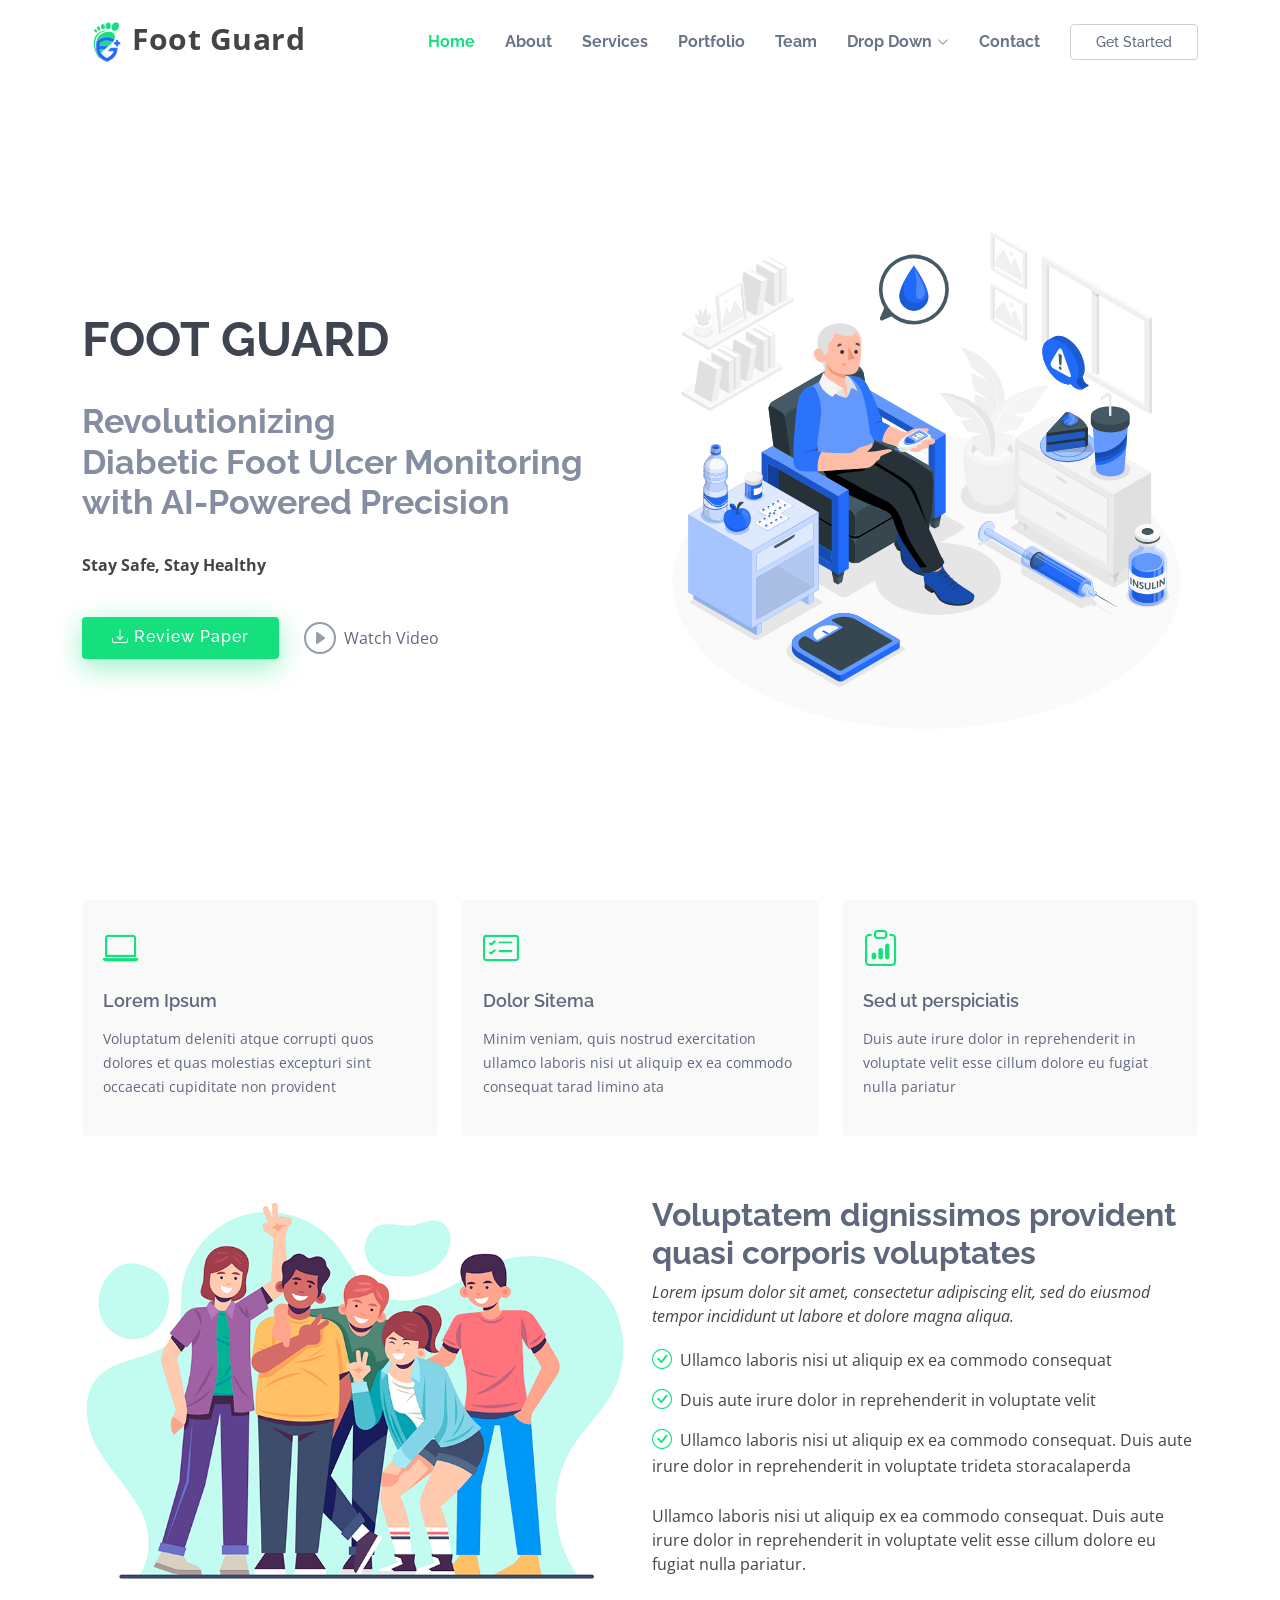
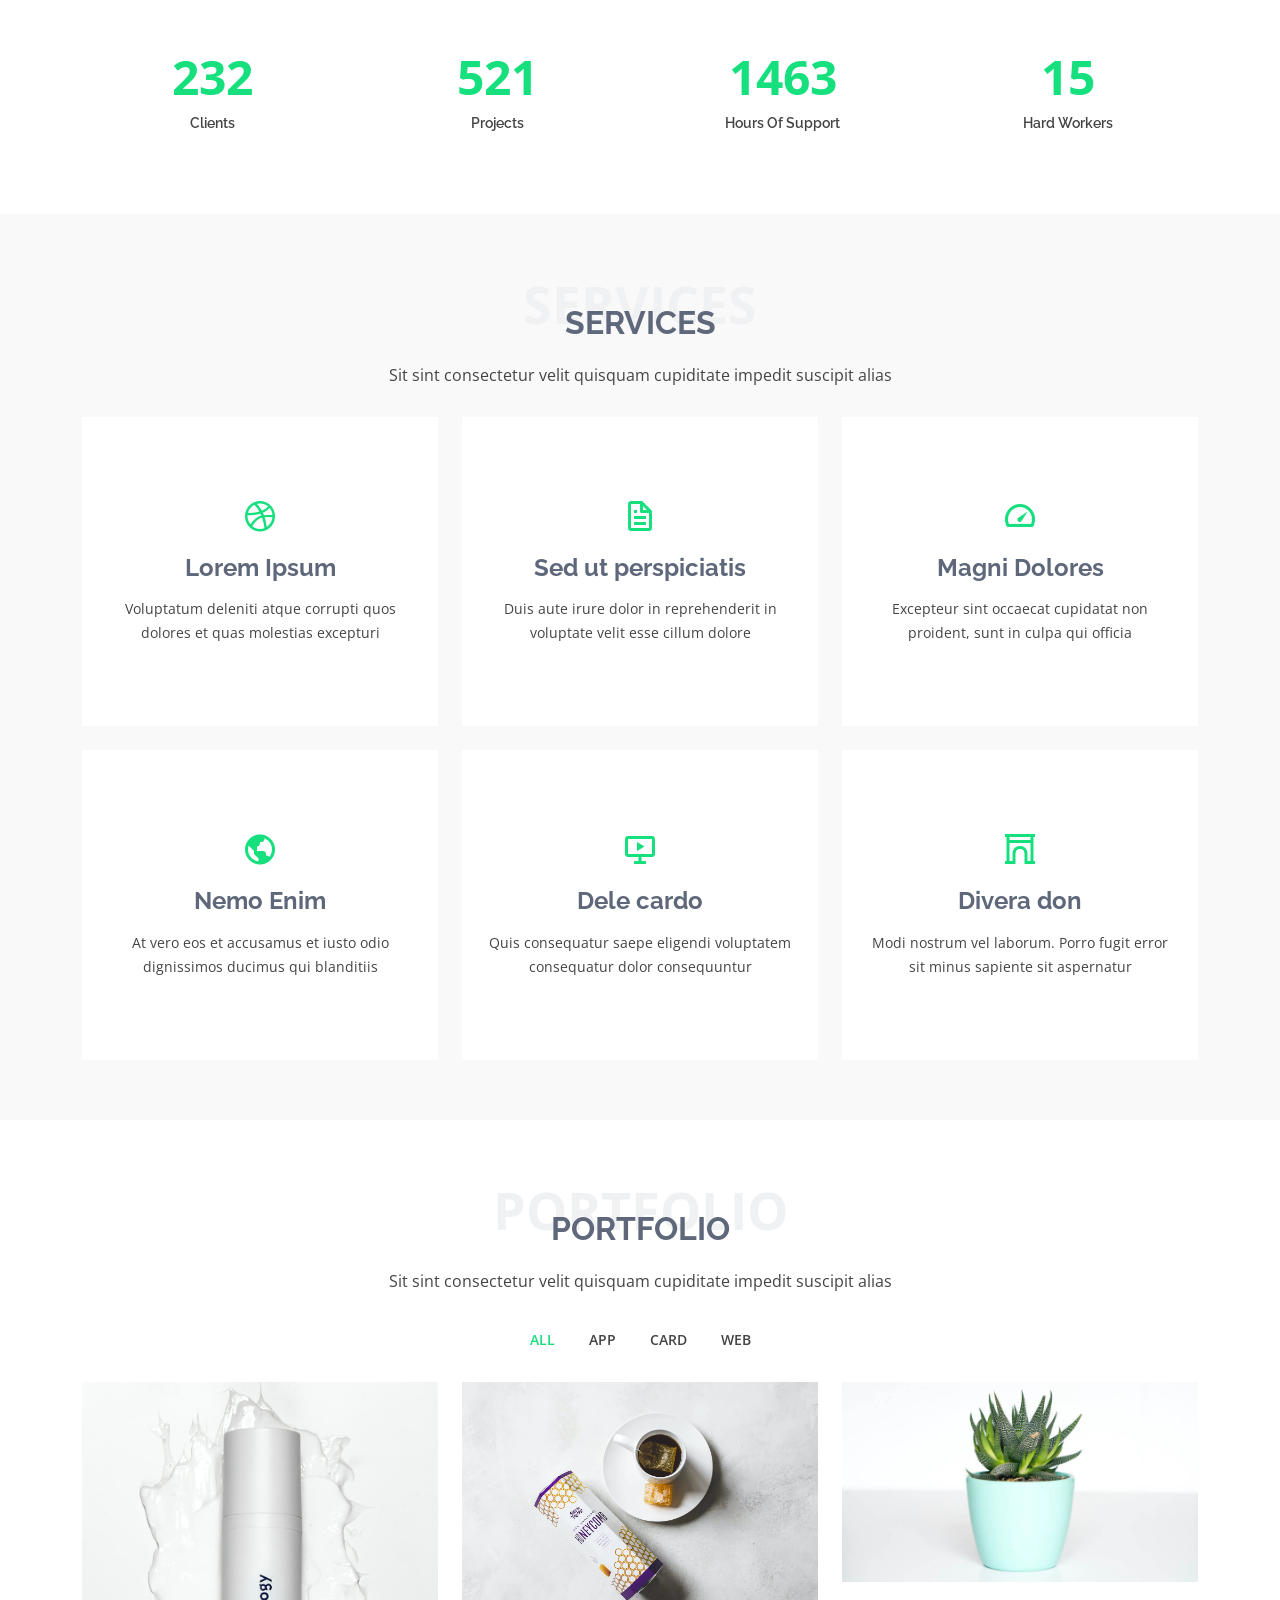
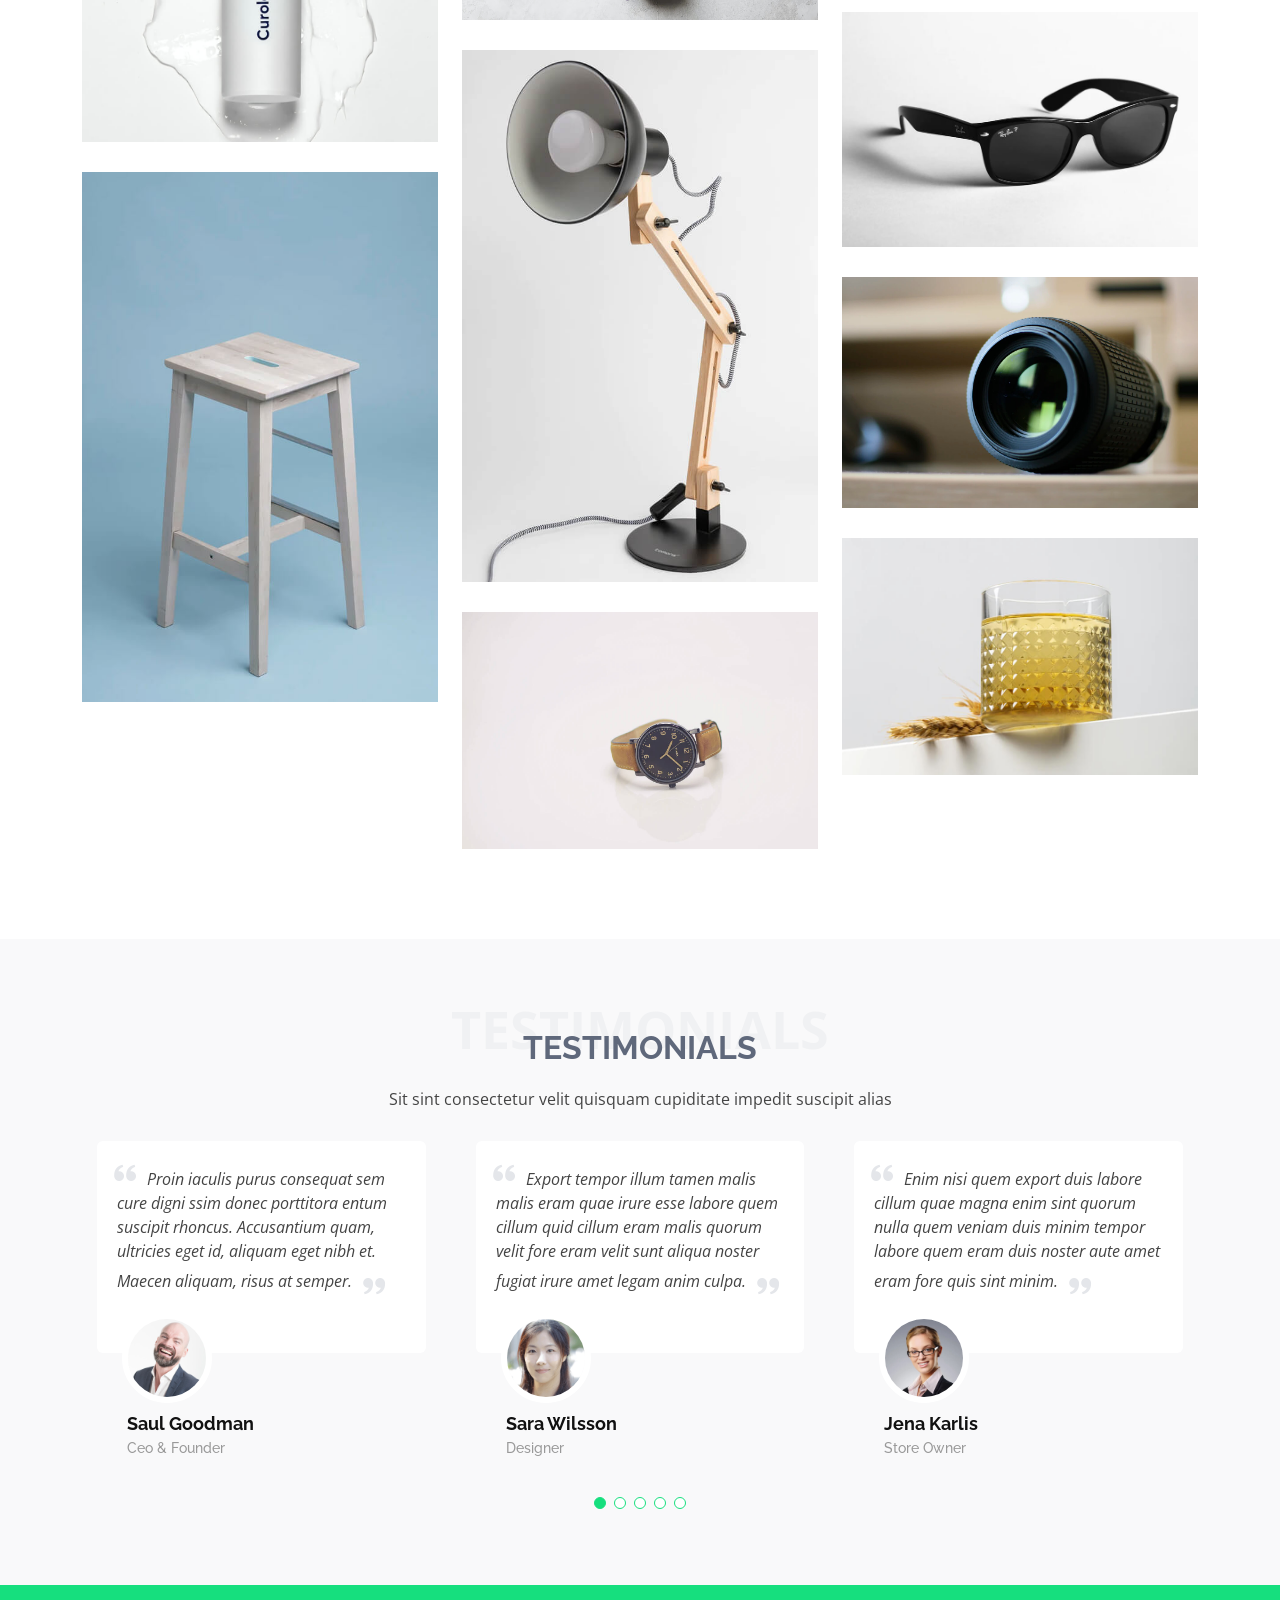
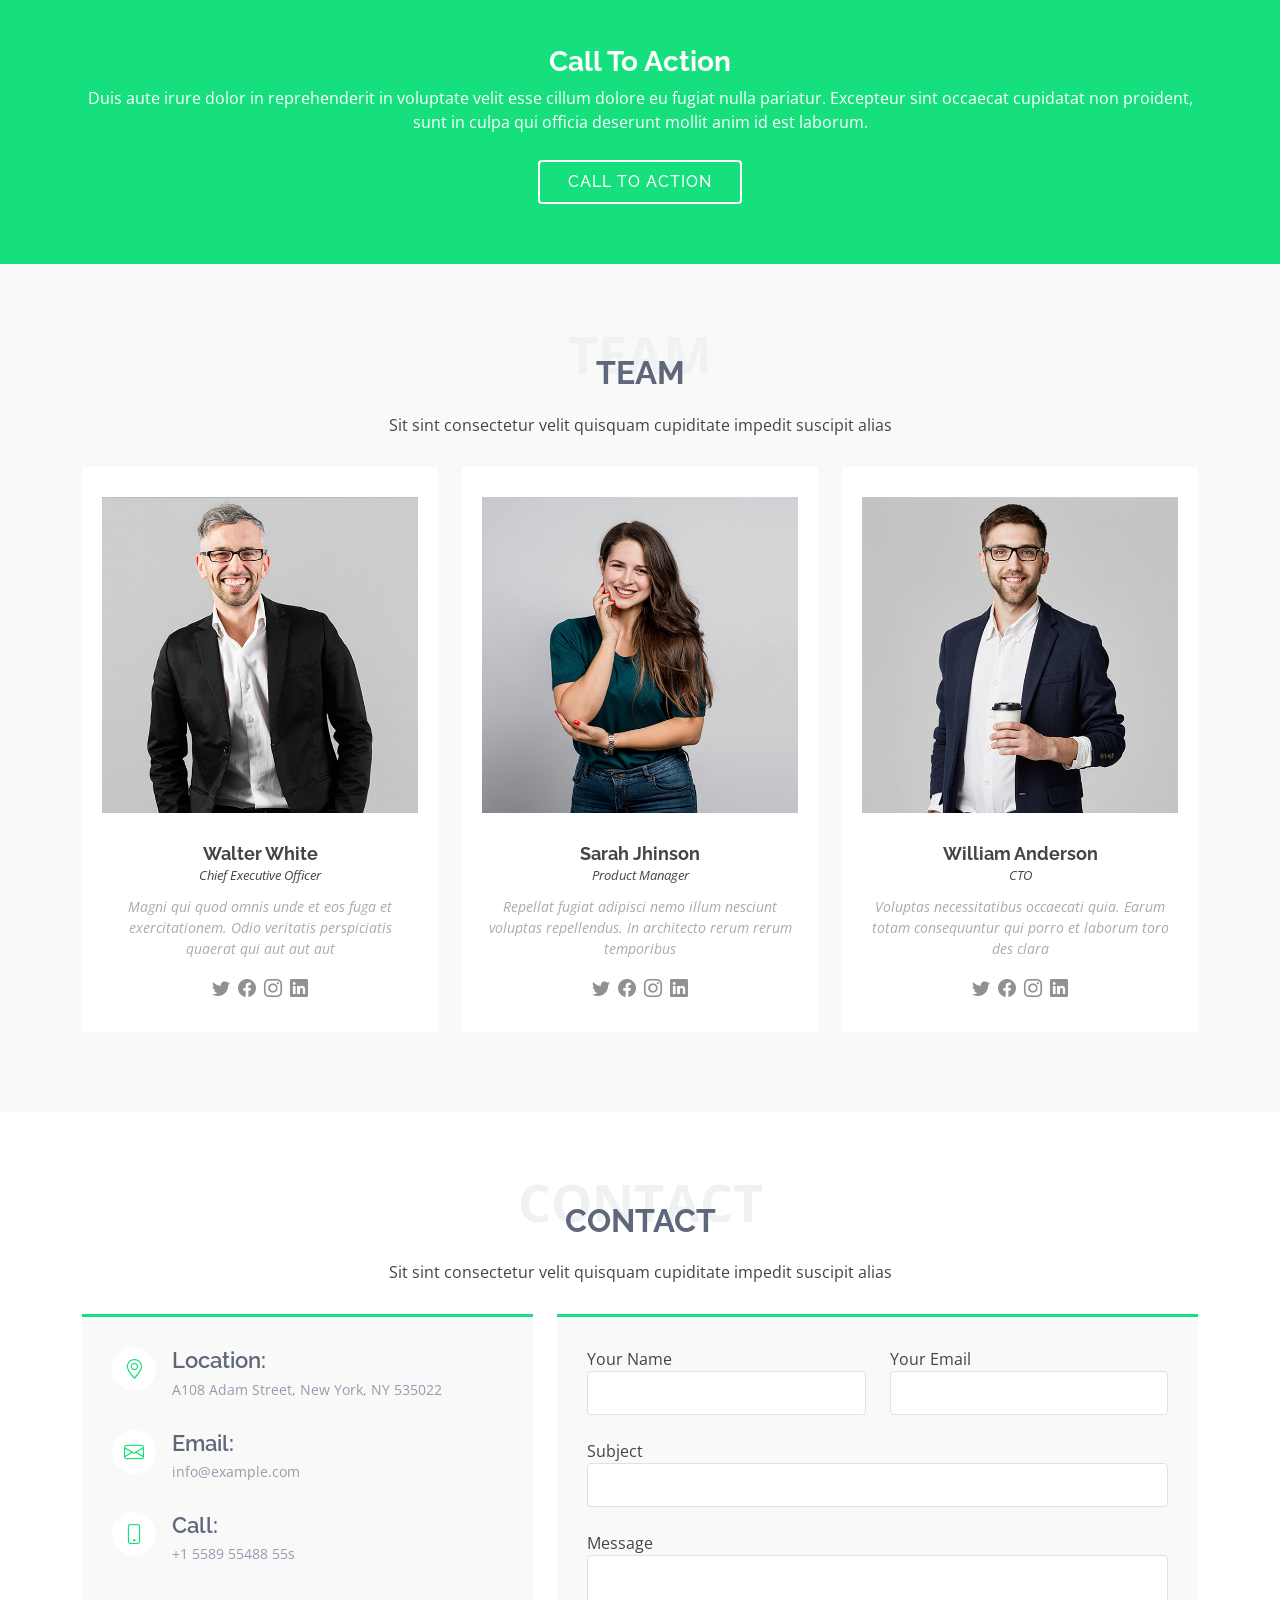
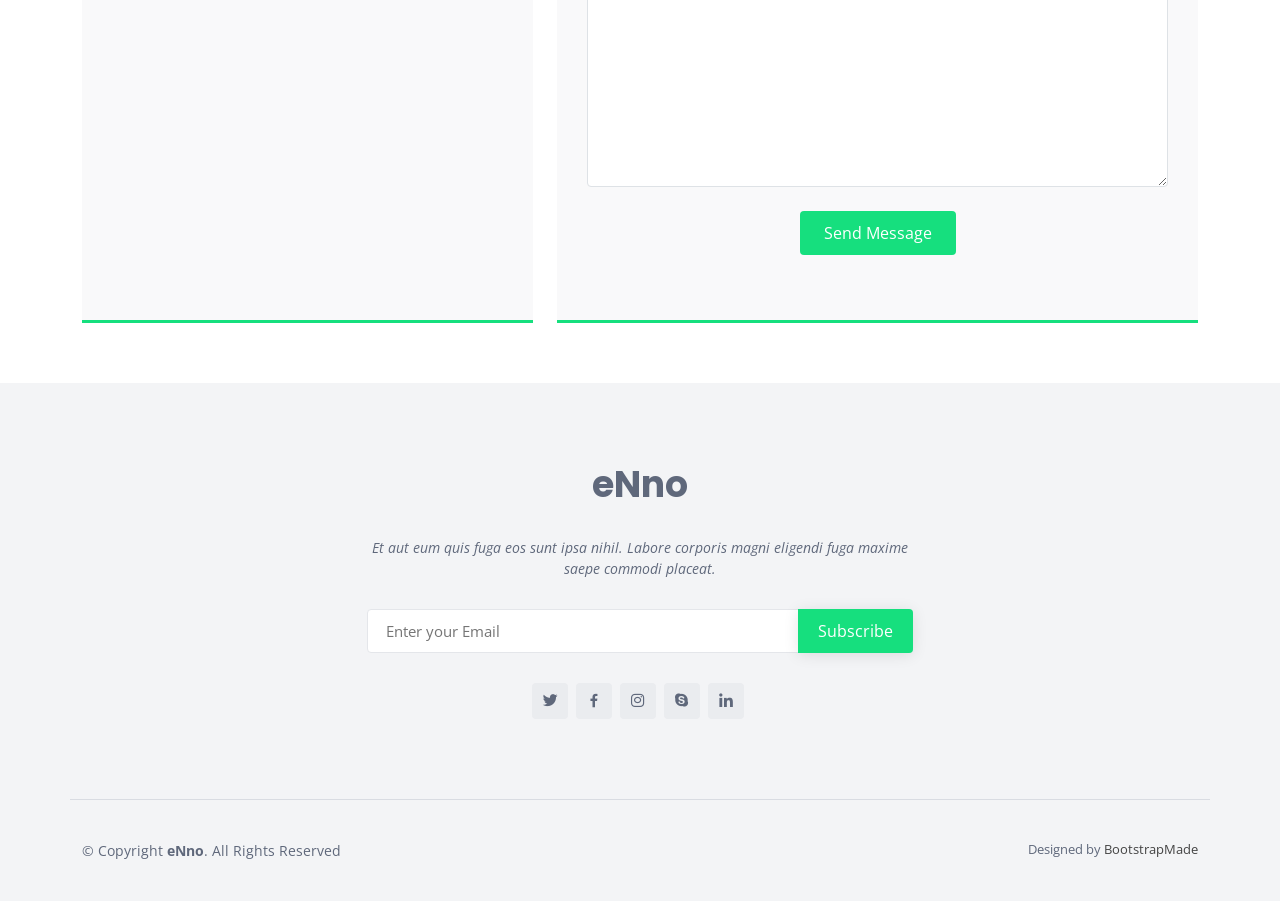
<file: index.html>
<!DOCTYPE html>
<html lang="en">

<head>
  <meta charset="utf-8">
  <meta content="width=device-width, initial-scale=1.0" name="viewport">

  <title>eNno Bootstrap Template - Index</title>
  <meta content="" name="description">
  <meta content="" name="keywords">

  <!-- Favicons -->
  <link href="assets/img/FG.svg" rel="icon">
  <link href="assets/img/FG.svg" rel="apple-touch-icon">

  <!-- Google Fonts -->
  <link href="https://fonts.googleapis.com/css?family=Open+Sans:300,300i,400,400i,600,600i,700,700i|Raleway:300,300i,400,400i,500,500i,600,600i,700,700i|Poppins:300,300i,400,400i,500,500i,600,600i,700,700i" rel="stylesheet">

  <!-- Vendor CSS Files -->
  <link href="assets/vendor/bootstrap/css/bootstrap.min.css" rel="stylesheet">
  <link href="assets/vendor/bootstrap-icons/bootstrap-icons.css" rel="stylesheet">
  <link href="assets/vendor/boxicons/css/boxicons.min.css" rel="stylesheet">
  <link href="assets/vendor/glightbox/css/glightbox.min.css" rel="stylesheet">
  <link href="assets/vendor/swiper/swiper-bundle.min.css" rel="stylesheet">

  <!-- Template Main CSS File -->
  <link href="assets/css/style.css" rel="stylesheet">

</head>

<body>

  <!-- ======= Header ======= -->
  <header id="header" class="fixed-top">
    <div class="container d-flex align-items-center justify-content-between">
      <a href="#" class="logo"> <img src="assets/img/FG.svg" alt="" height="50px" width="50px">Foot Guard</a>
      <!-- <h1 class="logo"><a href="index.html">Foot Guard</a></h1> -->
      <!-- Uncomment below if you prefer to use an image logo -->
      <!-- <a href="index.html" class="logo"><img src="assets/img/Foot guard logo.svg" alt="" class="img-fluid"></a> -->

      <nav id="navbar" class="navbar">
        <ul>
          <li><a class="nav-link scrollto active" href="#hero">Home</a></li>
          <li><a class="nav-link scrollto" href="#about">About</a></li>
          <li><a class="nav-link scrollto" href="#services">Services</a></li>
          <li><a class="nav-link scrollto " href="#portfolio">Portfolio</a></li>
          <li><a class="nav-link scrollto" href="#team">Team</a></li>
          <li class="dropdown"><a href="#"><span>Drop Down</span> <i class="bi bi-chevron-down"></i></a>
            <ul>
              <li><a href="#">Drop Down 1</a></li>
              <li class="dropdown"><a href="#"><span>Deep Drop Down</span> <i class="bi bi-chevron-right"></i></a>
                <ul>
                  <li><a href="#">Deep Drop Down 1</a></li>
                  <li><a href="#">Deep Drop Down 2</a></li>
                  <li><a href="#">Deep Drop Down 3</a></li>
                  <li><a href="#">Deep Drop Down 4</a></li>
                  <li><a href="#">Deep Drop Down 5</a></li>
                </ul>
              </li>
              <li><a href="#">Drop Down 2</a></li>
              <li><a href="#">Drop Down 3</a></li>
              <li><a href="#">Drop Down 4</a></li>
            </ul>
          </li>
          <li><a class="nav-link scrollto" href="#contact">Contact</a></li>
          <li><a class="getstarted scrollto" href="#about">Get Started</a></li>
        </ul>
        <i class="bi bi-list mobile-nav-toggle"></i>
      </nav><!-- .navbar -->

    </div>
  </header><!-- End Header -->

  <!-- ======= Hero Section ======= -->
  <section id="hero" class="d-flex align-items-center" >

    <div class="container">
      <div class="row" >
        <div class="col-lg-6 pt-5 pt-lg-6 order-2 order-lg-1 d-flex flex-column justify-content-center">
          <h1>FOOT GUARD</h1> <br>      
          <h2 style="font-weight:bold ">Revolutionizing <br>Diabetic Foot Ulcer Monitoring <br>with AI-Powered Precision</h2>
          <p style="font-weight:bold ;">Stay Safe, Stay Healthy</p><br>
          <div class="d-flex">
            <a href="#about" class="btn-get-started scrollto"><i class="bi bi-download"></i> <span>Review Paper</span>  </a>
            <a href="https://www.youtube.com/watch?v=jDDaplaOz7Q" class="glightbox btn-watch-video"><i class="bi bi-play-circle"></i><span>Watch Video</span></a>
          </div>
        </div>
        <div class="col-lg-6 order-1 order-lg-2 hero-img">
          <img src="assets/img/diabetes-animate.svg" class="img-fluid animated" alt="">
        </div>
      </div>
    </div>

  </section><!-- End Hero -->

  <main id="main" >

    <!-- ======= Featured Services Section ======= -->
    <section id="featured-services" class="featured-services">
      <div class="container">

        <div class="row">
          <div class="col-lg-4 col-md-6 ">
            <div class="icon-box">
              <div class="icon"><i class="bi bi-laptop"></i></div>
              <h4 class="title"><a href="">Lorem Ipsum</a></h4>
              <p class="description">Voluptatum deleniti atque corrupti quos dolores et quas molestias excepturi sint occaecati cupiditate non provident</p>
            </div>
          </div>
          <div class="col-lg-4 col-md-6 mt-4 mt-md-0">
            <div class="icon-box">
              <div class="icon"><i class="bi bi-card-checklist"></i></div>
              <h4 class="title"><a href="">Dolor Sitema</a></h4>
              <p class="description">Minim veniam, quis nostrud exercitation ullamco laboris nisi ut aliquip ex ea commodo consequat tarad limino ata</p>
            </div>
          </div>
          <div class="col-lg-4 col-md-6 mt-4 mt-lg-0">
            <div class="icon-box">
              <div class="icon"><i class="bi bi-clipboard-data"></i></div>
              <h4 class="title"><a href="">Sed ut perspiciatis</a></h4>
              <p class="description">Duis aute irure dolor in reprehenderit in voluptate velit esse cillum dolore eu fugiat nulla pariatur</p>
            </div>
          </div>
        </div>

      </div>
    </section><!-- End Featured Services Section -->

    <!-- ======= About Section ======= -->
    <section id="about" class="about">
      <div class="container">

        <div class="row">
          <div class="col-lg-6">
            <img src="assets/img/about.png" class="img-fluid" alt="">
          </div>
          <div class="col-lg-6 pt-4 pt-lg-0 content">
            <h3>Voluptatem dignissimos provident quasi corporis voluptates</h3>
            <p class="fst-italic">
              Lorem ipsum dolor sit amet, consectetur adipiscing elit, sed do eiusmod tempor incididunt ut labore et dolore
              magna aliqua.
            </p>
            <ul>
              <li><i class="bi bi-check-circle"></i> Ullamco laboris nisi ut aliquip ex ea commodo consequat</li>
              <li><i class="bi bi-check-circle"></i> Duis aute irure dolor in reprehenderit in voluptate velit</li>
              <li><i class="bi bi-check-circle"></i> Ullamco laboris nisi ut aliquip ex ea commodo consequat. Duis aute irure dolor in reprehenderit in voluptate trideta storacalaperda</li>
            </ul>
            <p>
              Ullamco laboris nisi ut aliquip ex ea commodo consequat. Duis aute irure dolor in reprehenderit in voluptate
              velit esse cillum dolore eu fugiat nulla pariatur.
            </p>
          </div>
        </div>

      </div>
    </section><!-- End About Section -->

    <!-- ======= Counts Section ======= -->
    <section id="counts" class="counts">
      <div class="container">

        <div class="row counters">

          <div class="col-lg-3 col-6 text-center">
            <span data-purecounter-start="0" data-purecounter-end="232" data-purecounter-duration="1" class="purecounter"></span>
            <p>Clients</p>
          </div>

          <div class="col-lg-3 col-6 text-center">
            <span data-purecounter-start="0" data-purecounter-end="521" data-purecounter-duration="1" class="purecounter"></span>
            <p>Projects</p>
          </div>

          <div class="col-lg-3 col-6 text-center">
            <span data-purecounter-start="0" data-purecounter-end="1463" data-purecounter-duration="1" class="purecounter"></span>
            <p>Hours Of Support</p>
          </div>

          <div class="col-lg-3 col-6 text-center">
            <span data-purecounter-start="0" data-purecounter-end="15" data-purecounter-duration="1" class="purecounter"></span>
            <p>Hard Workers</p>
          </div>

        </div>

      </div>
    </section><!-- End Counts Section -->

    <!-- ======= Services Section ======= -->
    <section id="services" class="services section-bg">
      <div class="container">

        <div class="section-title">
          <span>Services</span>
          <h2>Services</h2>
          <p>Sit sint consectetur velit quisquam cupiditate impedit suscipit alias</p>
        </div>

        <div class="row">
          <div class="col-lg-4 col-md-6 d-flex align-items-stretch">
            <div class="icon-box">
              <div class="icon"><i class="bx bxl-dribbble"></i></div>
              <h4><a href="">Lorem Ipsum</a></h4>
              <p>Voluptatum deleniti atque corrupti quos dolores et quas molestias excepturi</p>
            </div>
          </div>

          <div class="col-lg-4 col-md-6 d-flex align-items-stretch mt-4 mt-md-0">
            <div class="icon-box">
              <div class="icon"><i class="bx bx-file"></i></div>
              <h4><a href="">Sed ut perspiciatis</a></h4>
              <p>Duis aute irure dolor in reprehenderit in voluptate velit esse cillum dolore</p>
            </div>
          </div>

          <div class="col-lg-4 col-md-6 d-flex align-items-stretch mt-4 mt-lg-0">
            <div class="icon-box">
              <div class="icon"><i class="bx bx-tachometer"></i></div>
              <h4><a href="">Magni Dolores</a></h4>
              <p>Excepteur sint occaecat cupidatat non proident, sunt in culpa qui officia</p>
            </div>
          </div>

          <div class="col-lg-4 col-md-6 d-flex align-items-stretch mt-4">
            <div class="icon-box">
              <div class="icon"><i class="bx bx-world"></i></div>
              <h4><a href="">Nemo Enim</a></h4>
              <p>At vero eos et accusamus et iusto odio dignissimos ducimus qui blanditiis</p>
            </div>
          </div>

          <div class="col-lg-4 col-md-6 d-flex align-items-stretch mt-4">
            <div class="icon-box">
              <div class="icon"><i class="bx bx-slideshow"></i></div>
              <h4><a href="">Dele cardo</a></h4>
              <p>Quis consequatur saepe eligendi voluptatem consequatur dolor consequuntur</p>
            </div>
          </div>

          <div class="col-lg-4 col-md-6 d-flex align-items-stretch mt-4">
            <div class="icon-box">
              <div class="icon"><i class="bx bx-arch"></i></div>
              <h4><a href="">Divera don</a></h4>
              <p>Modi nostrum vel laborum. Porro fugit error sit minus sapiente sit aspernatur</p>
            </div>
          </div>

        </div>

      </div>
    </section><!-- End Services Section -->

    <!-- ======= Portfolio Section ======= -->
    <section id="portfolio" class="portfolio">
      <div class="container">

        <div class="section-title">
          <span>Portfolio</span>
          <h2>Portfolio</h2>
          <p>Sit sint consectetur velit quisquam cupiditate impedit suscipit alias</p>
        </div>

        <div class="row">
          <div class="col-lg-12 d-flex justify-content-center">
            <ul id="portfolio-flters">
              <li data-filter="*" class="filter-active">All</li>
              <li data-filter=".filter-app">App</li>
              <li data-filter=".filter-card">Card</li>
              <li data-filter=".filter-web">Web</li>
            </ul>
          </div>
        </div>

        <div class="row portfolio-container">

          <div class="col-lg-4 col-md-6 portfolio-item filter-app">
            <img src="assets/img/portfolio/portfolio-1.jpg" class="img-fluid" alt="">
            <div class="portfolio-info">
              <h4>App 1</h4>
              <p>App</p>
              <a href="assets/img/portfolio/portfolio-1.jpg" data-gallery="portfolioGallery" class="portfolio-lightbox preview-link" title="App 1"><i class="bx bx-plus"></i></a>
              <a href="portfolio-details.html" class="details-link" title="More Details"><i class="bx bx-link"></i></a>
            </div>
          </div>

          <div class="col-lg-4 col-md-6 portfolio-item filter-web">
            <img src="assets/img/portfolio/portfolio-2.jpg" class="img-fluid" alt="">
            <div class="portfolio-info">
              <h4>Web 3</h4>
              <p>Web</p>
              <a href="assets/img/portfolio/portfolio-2.jpg" data-gallery="portfolioGallery" class="portfolio-lightbox preview-link" title="Web 3"><i class="bx bx-plus"></i></a>
              <a href="portfolio-details.html" class="details-link" title="More Details"><i class="bx bx-link"></i></a>
            </div>
          </div>

          <div class="col-lg-4 col-md-6 portfolio-item filter-app">
            <img src="assets/img/portfolio/portfolio-3.jpg" class="img-fluid" alt="">
            <div class="portfolio-info">
              <h4>App 2</h4>
              <p>App</p>
              <a href="assets/img/portfolio/portfolio-3.jpg" data-gallery="portfolioGallery" class="portfolio-lightbox preview-link" title="App 2"><i class="bx bx-plus"></i></a>
              <a href="portfolio-details.html" class="details-link" title="More Details"><i class="bx bx-link"></i></a>
            </div>
          </div>

          <div class="col-lg-4 col-md-6 portfolio-item filter-card">
            <img src="assets/img/portfolio/portfolio-4.jpg" class="img-fluid" alt="">
            <div class="portfolio-info">
              <h4>Card 2</h4>
              <p>Card</p>
              <a href="assets/img/portfolio/portfolio-4.jpg" data-gallery="portfolioGallery" class="portfolio-lightbox preview-link" title="Card 2"><i class="bx bx-plus"></i></a>
              <a href="portfolio-details.html" class="details-link" title="More Details"><i class="bx bx-link"></i></a>
            </div>
          </div>

          <div class="col-lg-4 col-md-6 portfolio-item filter-web">
            <img src="assets/img/portfolio/portfolio-5.jpg" class="img-fluid" alt="">
            <div class="portfolio-info">
              <h4>Web 2</h4>
              <p>Web</p>
              <a href="assets/img/portfolio/portfolio-5.jpg" data-gallery="portfolioGallery" class="portfolio-lightbox preview-link" title="Web 2"><i class="bx bx-plus"></i></a>
              <a href="portfolio-details.html" class="details-link" title="More Details"><i class="bx bx-link"></i></a>
            </div>
          </div>

          <div class="col-lg-4 col-md-6 portfolio-item filter-app">
            <img src="assets/img/portfolio/portfolio-6.jpg" class="img-fluid" alt="">
            <div class="portfolio-info">
              <h4>App 3</h4>
              <p>App</p>
              <a href="assets/img/portfolio/portfolio-6.jpg" data-gallery="portfolioGallery" class="portfolio-lightbox preview-link" title="App 3"><i class="bx bx-plus"></i></a>
              <a href="portfolio-details.html" class="details-link" title="More Details"><i class="bx bx-link"></i></a>
            </div>
          </div>

          <div class="col-lg-4 col-md-6 portfolio-item filter-card">
            <img src="assets/img/portfolio/portfolio-7.jpg" class="img-fluid" alt="">
            <div class="portfolio-info">
              <h4>Card 1</h4>
              <p>Card</p>
              <a href="assets/img/portfolio/portfolio-7.jpg" data-gallery="portfolioGallery" class="portfolio-lightbox preview-link" title="Card 1"><i class="bx bx-plus"></i></a>
              <a href="portfolio-details.html" class="details-link" title="More Details"><i class="bx bx-link"></i></a>
            </div>
          </div>

          <div class="col-lg-4 col-md-6 portfolio-item filter-card">
            <img src="assets/img/portfolio/portfolio-8.jpg" class="img-fluid" alt="">
            <div class="portfolio-info">
              <h4>Card 3</h4>
              <p>Card</p>
              <a href="assets/img/portfolio/portfolio-8.jpg" data-gallery="portfolioGallery" class="portfolio-lightbox preview-link" title="Card 3"><i class="bx bx-plus"></i></a>
              <a href="portfolio-details.html" class="details-link" title="More Details"><i class="bx bx-link"></i></a>
            </div>
          </div>

          <div class="col-lg-4 col-md-6 portfolio-item filter-web">
            <img src="assets/img/portfolio/portfolio-9.jpg" class="img-fluid" alt="">
            <div class="portfolio-info">
              <h4>Web 3</h4>
              <p>Web</p>
              <a href="assets/img/portfolio/portfolio-9.jpg" data-gallery="portfolioGallery" class="portfolio-lightbox preview-link" title="Web 3"><i class="bx bx-plus"></i></a>
              <a href="portfolio-details.html" class="details-link" title="More Details"><i class="bx bx-link"></i></a>
            </div>
          </div>

        </div>

      </div>
    </section><!-- End Portfolio Section -->

    <!-- ======= Testimonials Section ======= -->
    <section id="testimonials" class="testimonials section-bg">
      <div class="container">

        <div class="section-title">
          <span>Testimonials</span>
          <h2>Testimonials</h2>
          <p>Sit sint consectetur velit quisquam cupiditate impedit suscipit alias</p>
        </div>

        <div class="testimonials-slider swiper" data-aos="fade-up" data-aos-delay="100">
          <div class="swiper-wrapper">

            <div class="swiper-slide">
              <div class="testimonial-item">
                <p>
                  <i class="bx bxs-quote-alt-left quote-icon-left"></i>
                  Proin iaculis purus consequat sem cure digni ssim donec porttitora entum suscipit rhoncus. Accusantium quam, ultricies eget id, aliquam eget nibh et. Maecen aliquam, risus at semper.
                  <i class="bx bxs-quote-alt-right quote-icon-right"></i>
                </p>
                <img src="assets/img/testimonials/testimonials-1.jpg" class="testimonial-img" alt="">
                <h3>Saul Goodman</h3>
                <h4>Ceo &amp; Founder</h4>
              </div>
            </div><!-- End testimonial item -->

            <div class="swiper-slide">
              <div class="testimonial-item">
                <p>
                  <i class="bx bxs-quote-alt-left quote-icon-left"></i>
                  Export tempor illum tamen malis malis eram quae irure esse labore quem cillum quid cillum eram malis quorum velit fore eram velit sunt aliqua noster fugiat irure amet legam anim culpa.
                  <i class="bx bxs-quote-alt-right quote-icon-right"></i>
                </p>
                <img src="assets/img/testimonials/testimonials-2.jpg" class="testimonial-img" alt="">
                <h3>Sara Wilsson</h3>
                <h4>Designer</h4>
              </div>
            </div><!-- End testimonial item -->

            <div class="swiper-slide">
              <div class="testimonial-item">
                <p>
                  <i class="bx bxs-quote-alt-left quote-icon-left"></i>
                  Enim nisi quem export duis labore cillum quae magna enim sint quorum nulla quem veniam duis minim tempor labore quem eram duis noster aute amet eram fore quis sint minim.
                  <i class="bx bxs-quote-alt-right quote-icon-right"></i>
                </p>
                <img src="assets/img/testimonials/testimonials-3.jpg" class="testimonial-img" alt="">
                <h3>Jena Karlis</h3>
                <h4>Store Owner</h4>
              </div>
            </div><!-- End testimonial item -->

            <div class="swiper-slide">
              <div class="testimonial-item">
                <p>
                  <i class="bx bxs-quote-alt-left quote-icon-left"></i>
                  Fugiat enim eram quae cillum dolore dolor amet nulla culpa multos export minim fugiat minim velit minim dolor enim duis veniam ipsum anim magna sunt elit fore quem dolore labore illum veniam.
                  <i class="bx bxs-quote-alt-right quote-icon-right"></i>
                </p>
                <img src="assets/img/testimonials/testimonials-4.jpg" class="testimonial-img" alt="">
                <h3>Matt Brandon</h3>
                <h4>Freelancer</h4>
              </div>
            </div><!-- End testimonial item -->

            <div class="swiper-slide">
              <div class="testimonial-item">
                <p>
                  <i class="bx bxs-quote-alt-left quote-icon-left"></i>
                  Quis quorum aliqua sint quem legam fore sunt eram irure aliqua veniam tempor noster veniam enim culpa labore duis sunt culpa nulla illum cillum fugiat legam esse veniam culpa fore nisi cillum quid.
                  <i class="bx bxs-quote-alt-right quote-icon-right"></i>
                </p>
                <img src="assets/img/testimonials/testimonials-5.jpg" class="testimonial-img" alt="">
                <h3>John Larson</h3>
                <h4>Entrepreneur</h4>
              </div>
            </div><!-- End testimonial item -->

          </div>
          <div class="swiper-pagination"></div>
        </div>

      </div>
    </section><!-- End Testimonials Section -->

    <!-- ======= Cta Section ======= -->
    <section id="cta" class="cta">
      <div class="container">

        <div class="text-center">
          <h3>Call To Action</h3>
          <p> Duis aute irure dolor in reprehenderit in voluptate velit esse cillum dolore eu fugiat nulla pariatur. Excepteur sint occaecat cupidatat non proident, sunt in culpa qui officia deserunt mollit anim id est laborum.</p>
          <a class="cta-btn" href="#">Call To Action</a>
        </div>

      </div>
    </section><!-- End Cta Section -->

    <!-- ======= Team Section ======= -->
    <section id="team" class="team section-bg">
      <div class="container">

        <div class="section-title">
          <span>Team</span>
          <h2>Team</h2>
          <p>Sit sint consectetur velit quisquam cupiditate impedit suscipit alias</p>
        </div>

        <div class="row">
          <div class="col-lg-4 col-md-6 d-flex align-items-stretch">
            <div class="member">
              <img src="assets/img/team/team-1.jpg" alt="">
              <h4>Walter White</h4>
              <span>Chief Executive Officer</span>
              <p>
                Magni qui quod omnis unde et eos fuga et exercitationem. Odio veritatis perspiciatis quaerat qui aut aut aut
              </p>
              <div class="social">
                <a href=""><i class="bi bi-twitter"></i></a>
                <a href=""><i class="bi bi-facebook"></i></a>
                <a href=""><i class="bi bi-instagram"></i></a>
                <a href=""><i class="bi bi-linkedin"></i></a>
              </div>
            </div>
          </div>

          <div class="col-lg-4 col-md-6 d-flex align-items-stretch">
            <div class="member">
              <img src="assets/img/team/team-2.jpg" alt="">
              <h4>Sarah Jhinson</h4>
              <span>Product Manager</span>
              <p>
                Repellat fugiat adipisci nemo illum nesciunt voluptas repellendus. In architecto rerum rerum temporibus
              </p>
              <div class="social">
                <a href=""><i class="bi bi-twitter"></i></a>
                <a href=""><i class="bi bi-facebook"></i></a>
                <a href=""><i class="bi bi-instagram"></i></a>
                <a href=""><i class="bi bi-linkedin"></i></a>
              </div>
            </div>
          </div>

          <div class="col-lg-4 col-md-6 d-flex align-items-stretch">
            <div class="member">
              <img src="assets/img/team/team-3.jpg" alt="">
              <h4>William Anderson</h4>
              <span>CTO</span>
              <p>
                Voluptas necessitatibus occaecati quia. Earum totam consequuntur qui porro et laborum toro des clara
              </p>
              <div class="social">
                <a href=""><i class="bi bi-twitter"></i></a>
                <a href=""><i class="bi bi-facebook"></i></a>
                <a href=""><i class="bi bi-instagram"></i></a>
                <a href=""><i class="bi bi-linkedin"></i></a>
              </div>
            </div>
          </div>

        </div>

      </div>
    </section><!-- End Team Section -->

    <!-- ======= Contact Section ======= -->
    <section id="contact" class="contact">
      <div class="container">

        <div class="section-title">
          <span>Contact</span>
          <h2>Contact</h2>
          <p>Sit sint consectetur velit quisquam cupiditate impedit suscipit alias</p>
        </div>

        <div class="row">

          <div class="col-lg-5 d-flex align-items-stretch">
            <div class="info">
              <div class="address">
                <i class="bi bi-geo-alt"></i>
                <h4>Location:</h4>
                <p>A108 Adam Street, New York, NY 535022</p>
              </div>

              <div class="email">
                <i class="bi bi-envelope"></i>
                <h4>Email:</h4>
                <p>info@example.com</p>
              </div>

              <div class="phone">
                <i class="bi bi-phone"></i>
                <h4>Call:</h4>
                <p>+1 5589 55488 55s</p>
              </div>

              <iframe src="https://www.google.com/maps/embed?pb=!1m14!1m8!1m3!1d12097.433213460943!2d-74.0062269!3d40.7101282!3m2!1i1024!2i768!4f13.1!3m3!1m2!1s0x0%3A0xb89d1fe6bc499443!2sDowntown+Conference+Center!5e0!3m2!1smk!2sbg!4v1539943755621" frameborder="0" style="border:0; width: 100%; height: 290px;" allowfullscreen></iframe>
            </div>

          </div>

          <div class="col-lg-7 mt-5 mt-lg-0 d-flex align-items-stretch">
            <form action="forms/contact.php" method="post" role="form" class="php-email-form">
              <div class="row">
                <div class="form-group col-md-6">
                  <label for="name">Your Name</label>
                  <input type="text" name="name" class="form-control" id="name" required>
                </div>
                <div class="form-group col-md-6 mt-3 mt-md-0">
                  <label for="name">Your Email</label>
                  <input type="email" class="form-control" name="email" id="email" required>
                </div>
              </div>
              <div class="form-group mt-3">
                <label for="name">Subject</label>
                <input type="text" class="form-control" name="subject" id="subject" required>
              </div>
              <div class="form-group mt-3">
                <label for="name">Message</label>
                <textarea class="form-control" name="message" rows="10" required></textarea>
              </div>
              <div class="my-3">
                <div class="loading">Loading</div>
                <div class="error-message"></div>
                <div class="sent-message">Your message has been sent. Thank you!</div>
              </div>
              <div class="text-center"><button type="submit">Send Message</button></div>
            </form>
          </div>

        </div>

      </div>
    </section><!-- End Contact Section -->

  </main><!-- End #main -->

  <!-- ======= Footer ======= -->
  <footer id="footer">

    <div class="footer-top">

      <div class="container">

        <div class="row  justify-content-center">
          <div class="col-lg-6">
            <h3>eNno</h3>
            <p>Et aut eum quis fuga eos sunt ipsa nihil. Labore corporis magni eligendi fuga maxime saepe commodi placeat.</p>
          </div>
        </div>

        <div class="row footer-newsletter justify-content-center">
          <div class="col-lg-6">
            <form action="" method="post">
              <input type="email" name="email" placeholder="Enter your Email"><input type="submit" value="Subscribe">
            </form>
          </div>
        </div>

        <div class="social-links">
          <a href="#" class="twitter"><i class="bx bxl-twitter"></i></a>
          <a href="#" class="facebook"><i class="bx bxl-facebook"></i></a>
          <a href="#" class="instagram"><i class="bx bxl-instagram"></i></a>
          <a href="#" class="google-plus"><i class="bx bxl-skype"></i></a>
          <a href="#" class="linkedin"><i class="bx bxl-linkedin"></i></a>
        </div>

      </div>
    </div>

    <div class="container footer-bottom clearfix">
      <div class="copyright">
        &copy; Copyright <strong><span>eNno</span></strong>. All Rights Reserved
      </div>
      <div class="credits">
        <!-- All the links in the footer should remain intact. -->
        <!-- You can delete the links only if you purchased the pro version. -->
        <!-- Licensing information: https://bootstrapmade.com/license/ -->
        <!-- Purchase the pro version with working PHP/AJAX contact form: https://bootstrapmade.com/enno-free-simple-bootstrap-template/ -->
        Designed by <a href="https://bootstrapmade.com/">BootstrapMade</a>
      </div>
    </div>
  </footer><!-- End Footer -->

  <a href="#" class="back-to-top d-flex align-items-center justify-content-center"><i class="bi bi-arrow-up-short"></i></a>

  <!-- Vendor JS Files -->
  <script src="assets/vendor/purecounter/purecounter_vanilla.js"></script>
  <script src="assets/vendor/bootstrap/js/bootstrap.bundle.min.js"></script>
  <script src="assets/vendor/glightbox/js/glightbox.min.js"></script>
  <script src="assets/vendor/isotope-layout/isotope.pkgd.min.js"></script>
  <script src="assets/vendor/swiper/swiper-bundle.min.js"></script>
  <script src="assets/vendor/php-email-form/validate.js"></script>

  <!-- Template Main JS File -->
  <script src="assets/js/main.js"></script>

</body>

</html>
</file>
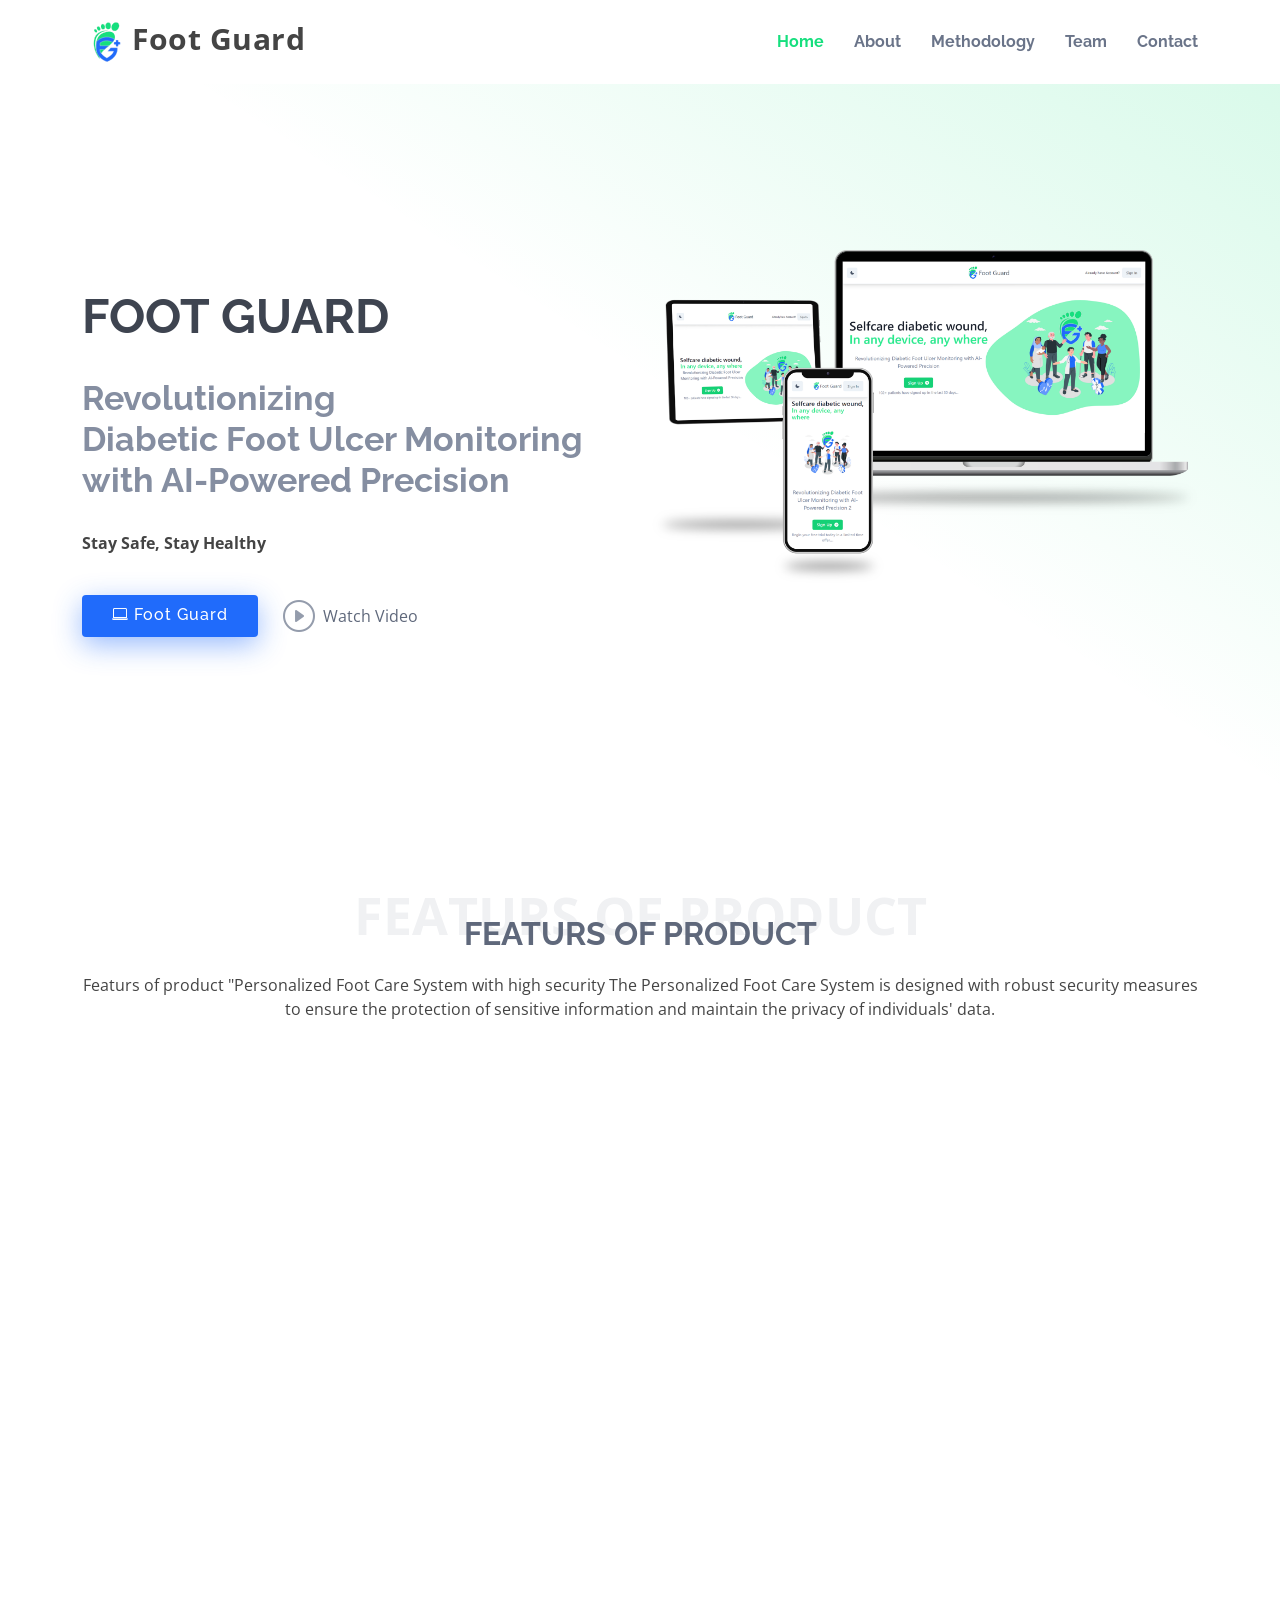
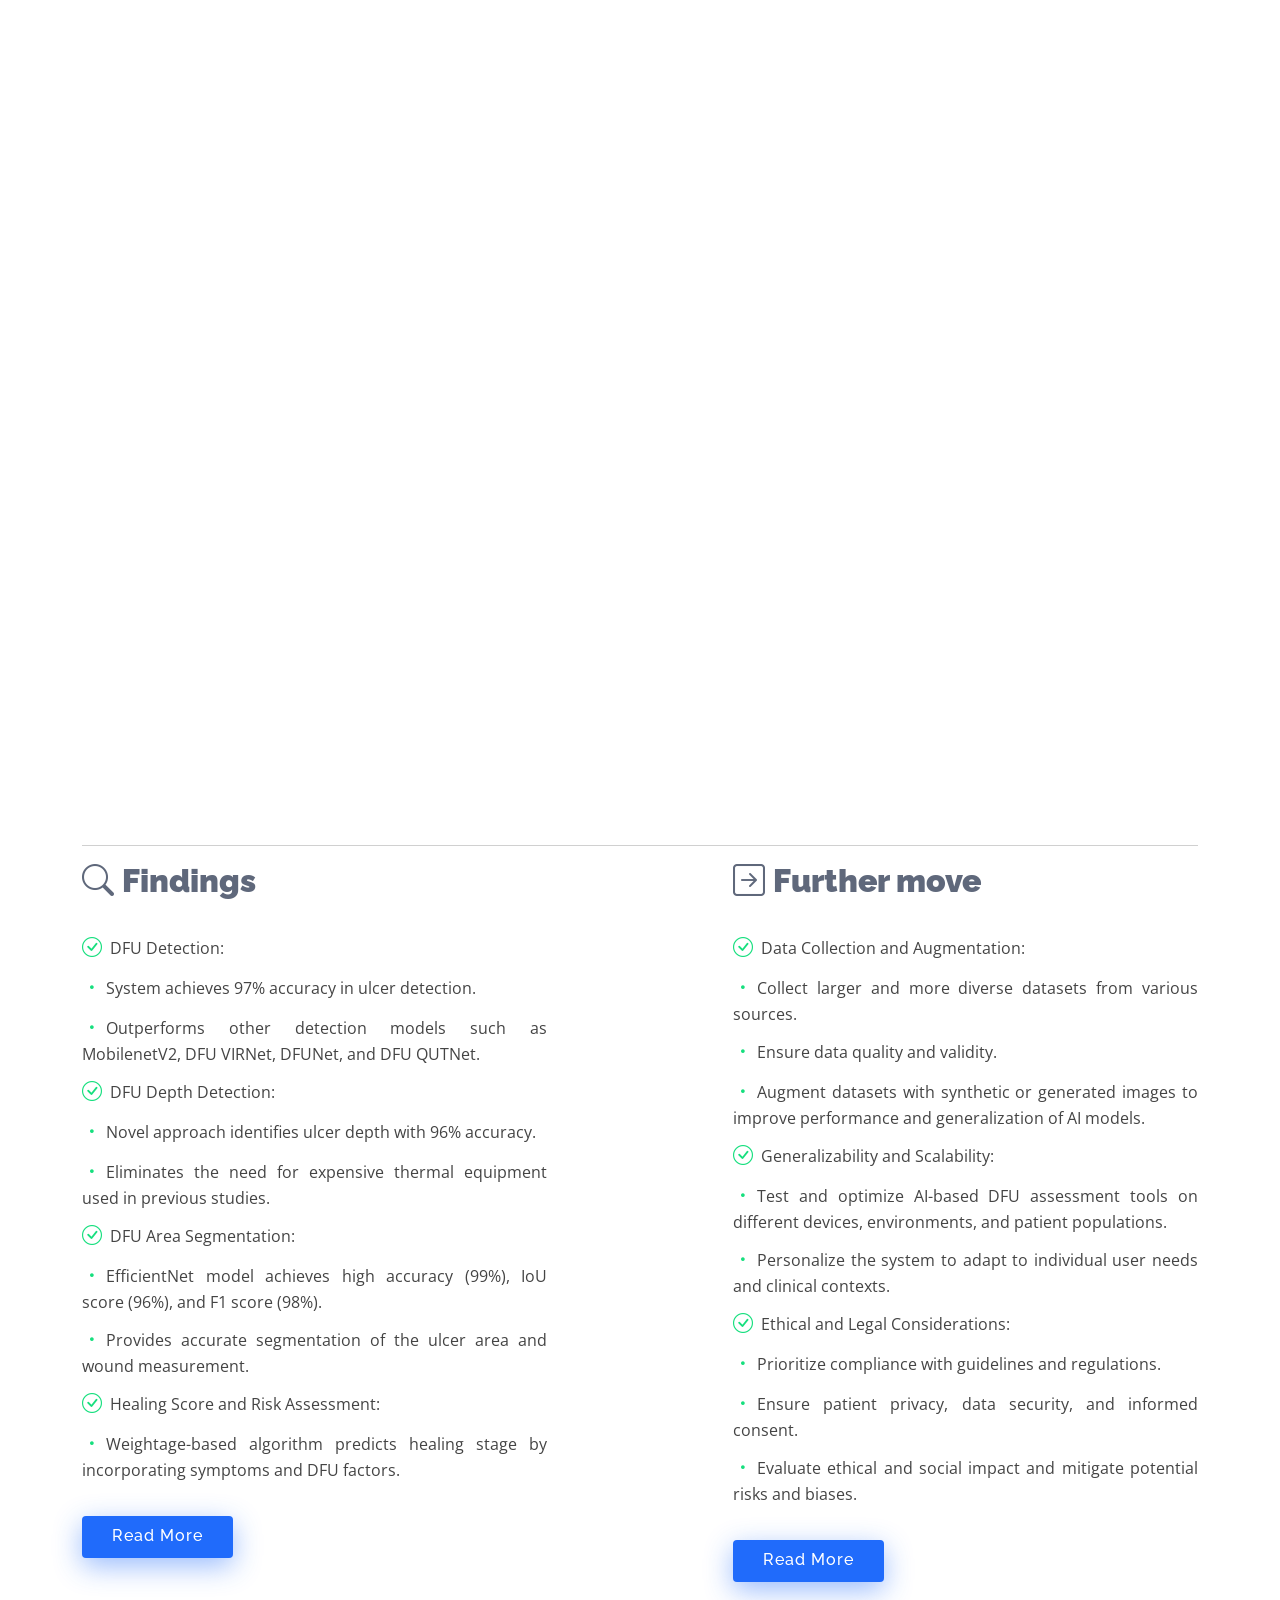
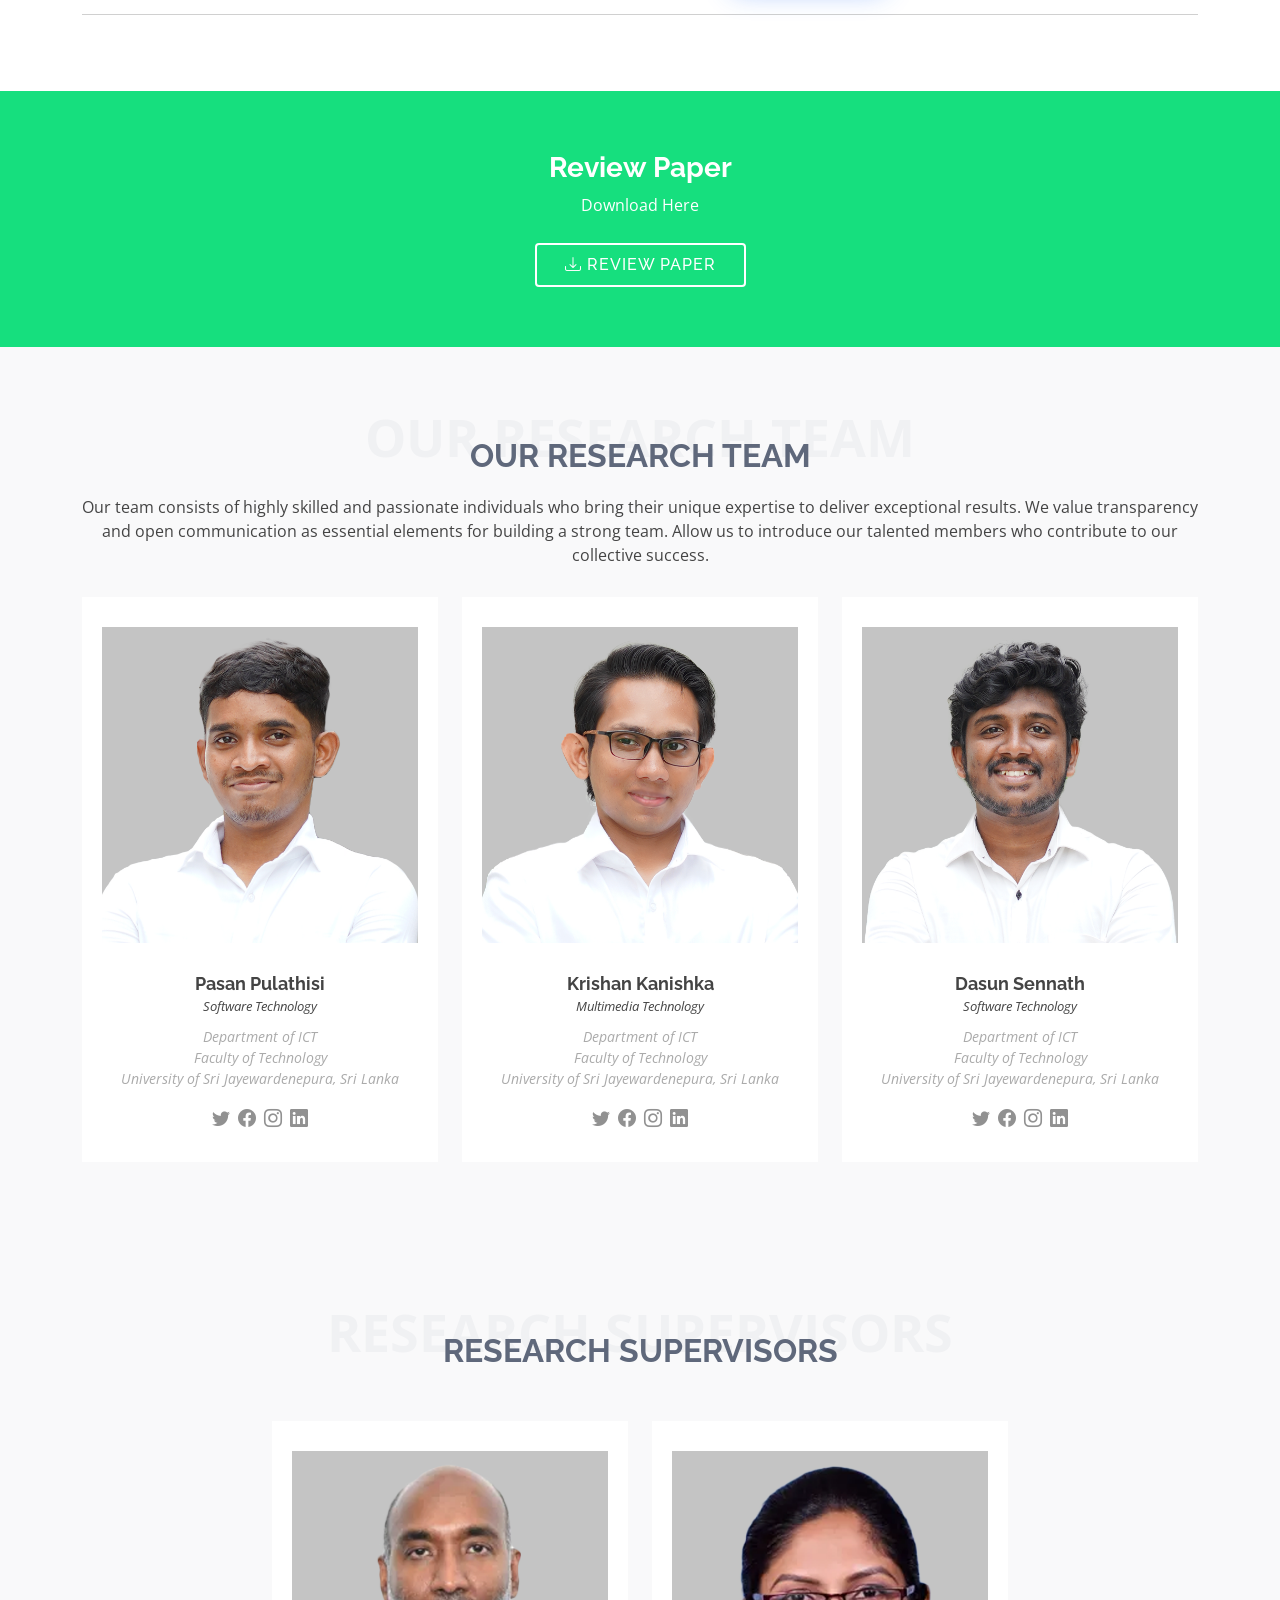
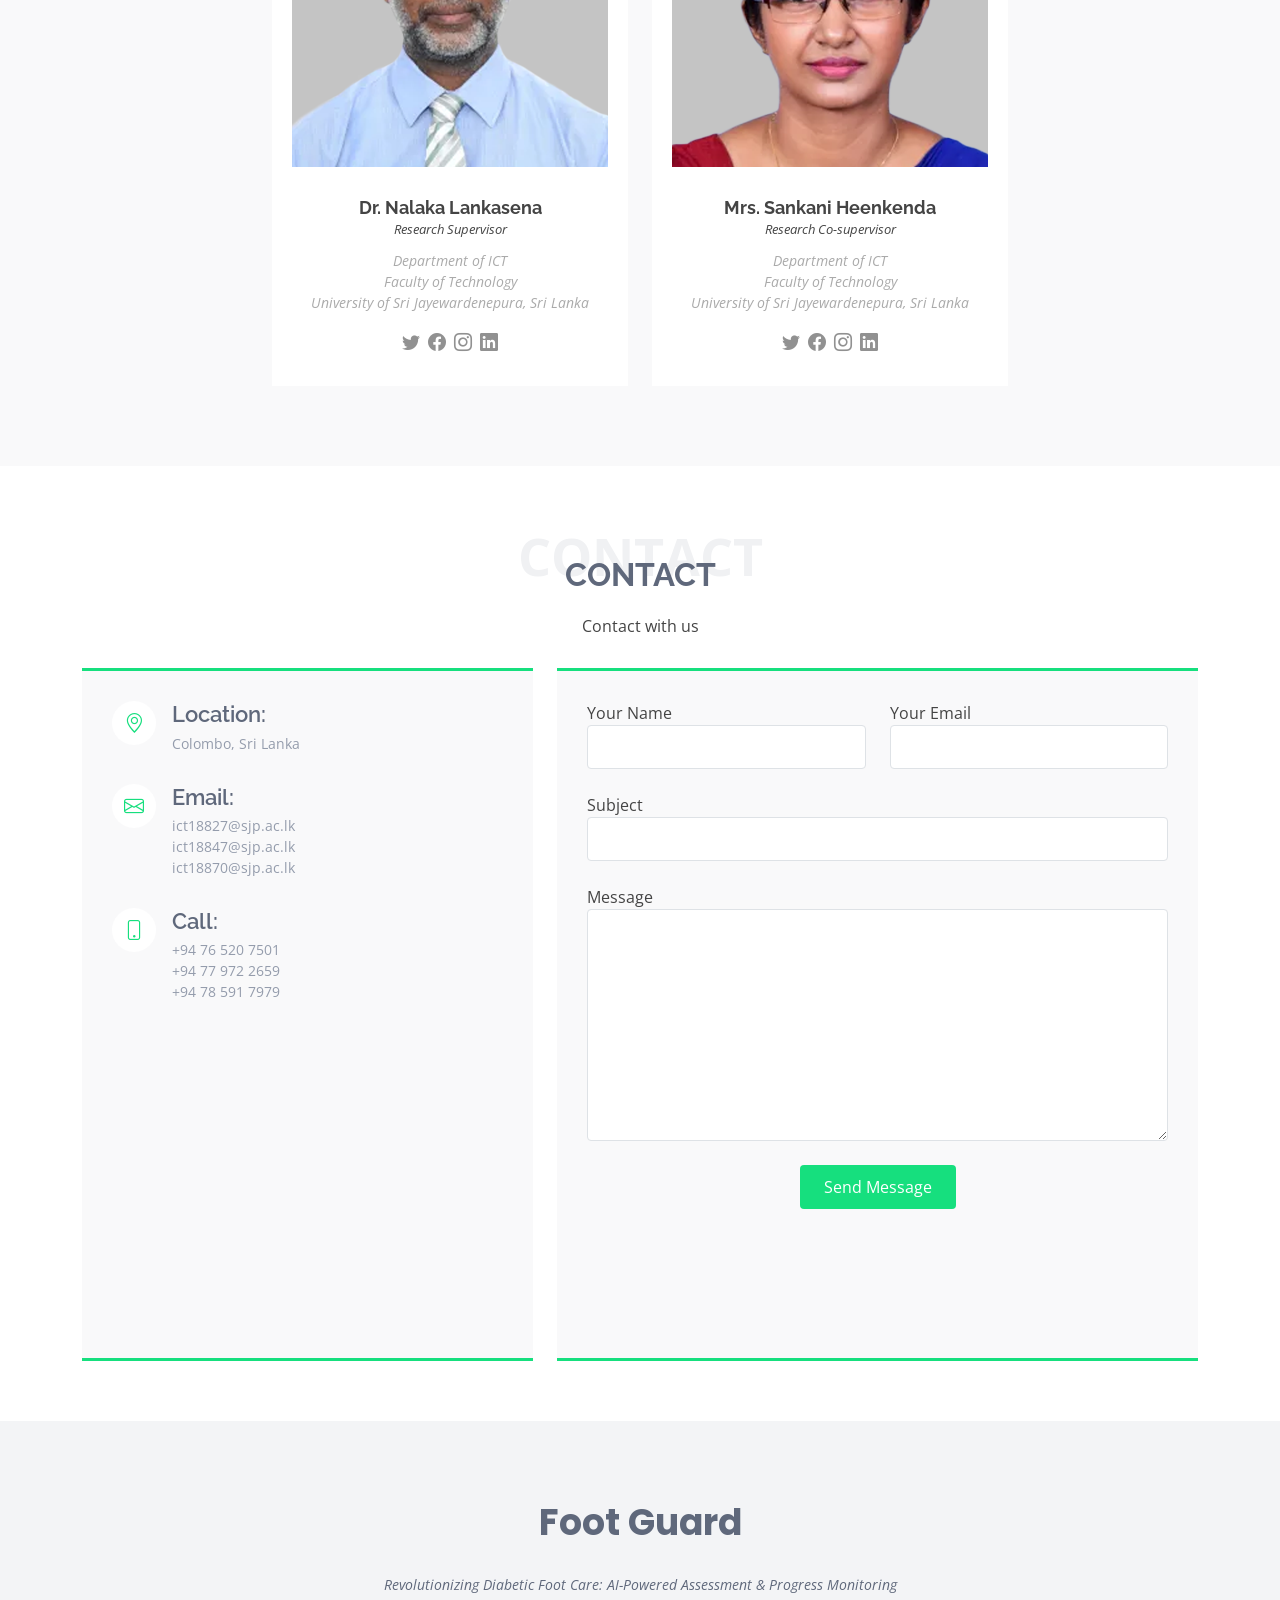
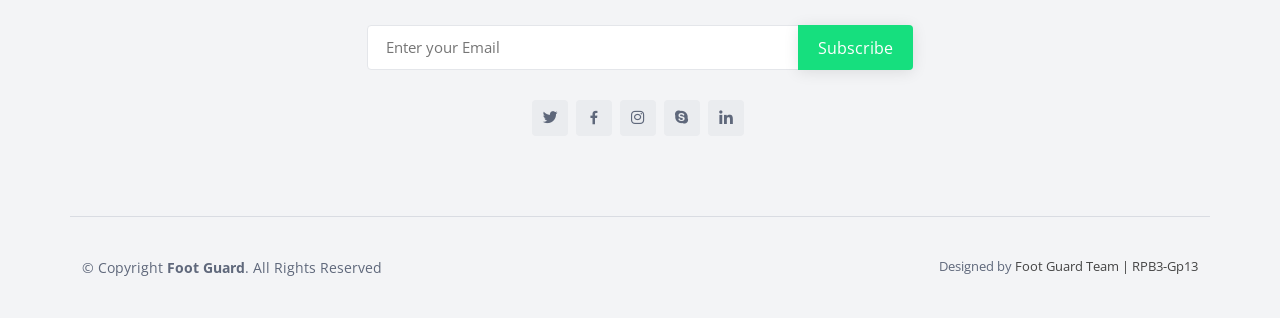
<file: FootGuard/index.html>
<!DOCTYPE html>
<html lang="en">

<head>
  <meta charset="utf-8">
  <meta content="width=device-width, initial-scale=1.0" name="viewport">

  <title>Foot Guard</title>
  <meta content="" name="description">
  <meta content="" name="keywords">

  <!-- Favicons -->
  <link href="assets/img/FG.svg" rel="icon">
  <link href="assets/img/FG.svg" rel="apple-touch-icon">

  <!-- Google Fonts -->
  <link
    href="https://fonts.googleapis.com/css?family=Open+Sans:300,300i,400,400i,600,600i,700,700i|Raleway:300,300i,400,400i,500,500i,600,600i,700,700i|Poppins:300,300i,400,400i,500,500i,600,600i,700,700i"
    rel="stylesheet">

  <!-- Vendor CSS Files -->
  <link href="assets/vendor/bootstrap/css/bootstrap.min.css" rel="stylesheet">
  <link href="assets/vendor/bootstrap-icons/bootstrap-icons.css" rel="stylesheet">
  <link href="assets/vendor/boxicons/css/boxicons.min.css" rel="stylesheet">
  <link href="assets/vendor/glightbox/css/glightbox.min.css" rel="stylesheet">
  <link href="assets/vendor/swiper/swiper-bundle.min.css" rel="stylesheet">
  <link href="assets/vendor/aos/aos.css" rel="stylesheet">



  <!-- Template Main CSS File -->
  <link href="assets/css/style.css" rel="stylesheet">

</head>

<body>

  <!-- ======= Header ======= -->
  <header id="header" class="fixed-top">
    <div class="container d-flex align-items-center justify-content-between">
      <a href="#" class="logo"> <img src="assets/img/FG.svg" alt="" height="50px" width="50px">Foot Guard</a>
      <!-- <h1 class="logo"><a href="index.html">Foot Guard</a></h1> -->
      <!-- Uncomment below if you prefer to use an image logo -->
      <!-- <a href="index.html" class="logo"><img src="assets/img/Foot guard logo.svg" alt="" class="img-fluid"></a> -->

      <nav id="navbar" class="navbar">
        <ul>
          <li><a class="nav-link scrollto active" href="#hero">Home</a></li>
          <li><a class="nav-link scrollto" href="#about">About</a></li>
          <li><a class="nav-link scrollto" href="#Methodology">Methodology</a></li>
          <li><a class="nav-link scrollto" href="#team">Team</a></li>
          <!-- <li><a class="nav-link scrollto " href="#blog">Blog</a></li> -->
          <!-- <li><a class="nav-link scrollto" href="#team">Team</a></li>
          <li class="dropdown"><a href="#"><span>Drop Down</span> <i class="bi bi-chevron-down"></i></a>
            <ul>
              <li><a href="#">Drop Down 1</a></li>
              <li class="dropdown"><a href="#"><span>Deep Drop Down</span> <i class="bi bi-chevron-right"></i></a>
                <ul>
                  <li><a href="#">Deep Drop Down 1</a></li>
                  <li><a href="#">Deep Drop Down 2</a></li>
                  <li><a href="#">Deep Drop Down 3</a></li>
                  <li><a href="#">Deep Drop Down 4</a></li>
                  <li><a href="#">Deep Drop Down 5</a></li>
                </ul>
              </li>
              <li><a href="#">Drop Down 2</a></li>
              <li><a href="#">Drop Down 3</a></li>
              <li><a href="#">Drop Down 4</a></li>
            </ul>
          </li> -->
          <li><a class="nav-link scrollto" href="#contact">Contact</a></li>
          <!-- <li><a class="getstarted scrollto" href="#about">Get Started</a></li> -->
        </ul>
        <i class="bi bi-list mobile-nav-toggle"></i>
      </nav><!-- .navbar -->

    </div>
  </header><!-- End Header -->

  <!-- ======= Hero Section ======= -->
  <section id="hero" class="d-flex align-items-center">

    <div class="container">
      <div class="row">
        <div class="col-lg-6 pt-5 pt-lg-6 order-2 order-lg-1 d-flex flex-column justify-content-center "
          data-aos="fade-down-right" data-aos-delay="500">
          <h1>FOOT GUARD</h1> <br>
          <h2 style="font-weight:bold ">Revolutionizing <br>Diabetic Foot Ulcer Monitoring <br>with AI-Powered Precision
          </h2>
          <p style="font-weight:bold ;">Stay Safe, Stay Healthy</p><br>
          <div class="d-flex">
            <a href="https://footguard.tech/" class="btn-get-started scrollto" target=”_blank”><i
                class="bi bi-laptop"></i> <span>Foot Guard</span>
            </a>
            <a href="" class="glightbox btn-watch-video"><i class="bi bi-play-circle"></i><span>Watch Video</span></a>
          </div>
        </div>
        <div class="col-lg-6 order-1 order-lg-2 hero-img" data-aos="zoom-in" data-aos-delay="800">
          <img src="assets/img/Tablet_laptop_and_smartphone.png" class="img-fluid animated" alt="">
        </div>
      </div>
    </div>
  </section><!-- End Hero -->

  <!-- featured-services -->
  <section id="about" class="featured-services">
    <div class="container">
      <div class="section-title">
        <div class="section-title">
          <span>Featurs of product</span>
          <h2>Featurs of product</h2>
          <p>Featurs of product "Personalized Foot Care System with high security
            The Personalized Foot Care System is designed with robust security measures to ensure the protection of
            sensitive information and maintain the privacy of individuals' data.
          </p>
        </div>

      </div>

      <div class="row">
        <div class="col-lg-4 col-md-6 " data-aos="fade-right" data-aos-delay="200">
          <div class="icon-box">
            <div class="icon"><i class="bi bi-laptop"></i></div>
            <h4 class="title"><a href="">AI-Based personalized foot care monitoring</a></h4>
            <p class="description">Our AI-based foot care monitoring system utilizes advanced technology to track and
              manage your foot health. By analyzing data and providing personalized recommendations, it promotes
              healing and prevents future complications.</p>
          </div>
        </div>
        <div class="col-lg-4 col-md-6 mt-4 mt-md-0" data-aos="fade-up" data-aos-delay="200">
          <div class="icon-box">
            <div class="icon"><i class="bi bi-pie-chart"></i></div>
            <h4 class="title"><a href="">Healing Progress with graph</a></h4>
            <p class="description">The AI-powered foot care monitoring system generates easy-to-understand graphs that
              visually depict your healing progress. These comprehensive graphs offer a clear overview of your foot
              health journey, enabling you to track positive changes over time.</p>
          </div>
        </div>
        <div class="col-lg-4 col-md-6 mt-4 mt-lg-0" data-aos="fade-left" data-aos-delay="200">
          <div class="icon-box">
            <div class="icon"><i class="bi bi-clipboard-data"></i></div>
            <h4 class="title"><a href="">Providing Healing Trends </a></h4>
            <p class="description">Our system utilizes a comprehensive database and advanced analytics to identify
              healing trends by analyzing historical data. This provides valuable insights into your foot health
              evolution, enabling informed decisions for ongoing care and treatment. </p>
          </div>
        </div>
      </div>

    </div>
  </section>

  <main id="main">

    <section id="about" class="about">
      <div class="container">


        <!-- Introduction -->
        <div class="row gx-0 ">
          <div class="col-lg-6 d-flex align-items-center" data-aos="zoom-out" data-aos-delay="200">
            <img style="padding-right: 25px;" src="assets/img/diabetes-animate.svg" class="img-fluid" alt="">
          </div>
          <div class="col-lg-6 d-flex flex-column justify-content-center" data-aos="fade-up" data-aos-delay="200">
            <div class="content">
              <h3 class="mid"> <b>Introduction</b></h3>
              <p style="text-align: justify;">Introducing our groundbreaking solution for diabetic foot ulcer assessment
                and progress monitoring! Our innovative AI-based tool revolutionizes the way we manage and monitor
                diabetic foot ulcers, providing accurate and timely information for both patients and medical
                professionals. With a user-friendly interface and advanced machine learning models, our tool enables
                efficient and precise detection of DFUs, ensuring early interventions and personalized care. By
                automating the evaluation process and tracking healing progress, we empower healthcare providers to make
                informed decisions and significantly reduce the risk of amputations.
                <span id="dots"></span>
                <span id="more">Join us in transforming the lives of individuals with diabetes by improving health
                  outcomes and advancing the field of diabetic foot ulcer management.
                </span>

                <br>
              <p onclick="myFunction()" id="myBtn"
                class="btn-get-started scrollto d-inline-flex align-items-center justify-content-center align-self-center">
                <span>Read More</span>
              </p>
            </div>
          </div>
        </div><br>

        <!-- vision, mission -->
        <div class="row gx-0">
          <div class="col-lg-5 d-flex flex-column justify-content-center" data-aos="fade-up" data-aos-delay="200">
            <div class="content">
              <h3 class="mid">
                <i class="bi bi-eye"></i>
                <b>Vision</b>
              </h3><br>
              <p>To revolutionize the management and monitoring of diabetic foot ulcers (DFUs) through the power of
                artificial intelligence, improving the lives of individuals living with diabetes worldwide.
              </p>
            </div>
          </div>
          <div class="col-md-2"></div>
          <div class="col-lg-5 d-flex flex-column justify-content-center" data-aos="fade-up" data-aos-delay="200">
            <div class="content">
              <h3 class="mid">
                <i class="bi bi-bullseye"></i>
                <b>Mission</b>
              </h3><br>
              <p>Develop AI tool for accessible, accurate, user-friendly assessment and progress monitoring of DFUs,
                providing timely information, personalized care, and insights, reducing amputations.
              </p>
            </div>
          </div>
        </div>
        <br><br>
        <!-- Goal -->
        <div class="row gx-0 ">
          <div class="col-lg-12 d-flex flex-column justify-content-center" data-aos="fade-up" data-aos-delay="200">
            <div class="content">
              <h3 class="mid"> <i class="bi bi-gem"> </i><b>Goals</b></h3><br>
              <ul>
                <li>
                  <h6><i class="bi bi-check-circle"></i> Develop an AI-based tool that accurately assesses the presence,
                    depth, and characteristics of diabetic foot ulcers using image analysis and machine learning
                    algorithms.
                  </h6>
                </li>
                <li>
                  <h6><i class="bi bi-check-circle"></i> Create a user-friendly interface that allows patients and
                    medical professionals to easily access and utilize the tool for efficient monitoring and management
                    of DFUs.
                  </h6>
                </li>
                <li>
                  <h6><i class="bi bi-check-circle"></i> Integrate conversational-based symptom tracking to capture
                    valuable patient-reported data and enhance the holistic assessment of DFUs.
                  </h6>
                </li>
                <li>
                  <h6><i class="bi bi-check-circle"></i> Continuously improve the performance and accuracy of the tool
                    through ongoing research, development, and refinement of machine learning models and algorithms.
                  </h6>
                </li>
                <li>
                  <h6><i class="bi bi-check-circle"></i> Establish a comprehensive database to store and analyze
                    historical DFU data, enabling further insights, research, and development in the field of DFU
                    management.
                  </h6>
                </li>
                <li>
                  <h6><i class="bi bi-check-circle"></i> Collaborate with healthcare providers, researchers, and
                    stakeholders to ensure the widespread adoption and implementation of our AI-based tool in clinical
                    settings.
                  </h6>
                </li>
                <li>
                  <h6><i class="bi bi-check-circle"></i> Contribute to the reduction of DFU-related amputations by
                    providing timely interventions, personalized care plans, and actionable insights to healthcare
                    professionals.
                  </h6>
                </li>
                <li>
                  <h6><i class="bi bi-check-circle"></i> Continually innovate and expand the capabilities of our tool to
                    address the evolving needs of diabetic patients and healthcare systems, with a focus on improving
                    health outcomes and enhancing the quality of life for individuals living with diabetes.</h6>
                </li>
              </ul>
            </div>
          </div>
        </div>



        <!-- Research Overview -->
        <div class="row gx-0 ">
          <div class="col-lg-6 d-flex flex-column justify-content-center" data-aos="fade-up" data-aos-delay="200">
            <div class="content">
              <h3 class="mid"> <b>Research Overview</b></h3>


              <p style="text-align: justify;">Introducing our groundbreaking research on diabetic foot ulcer assessment
                and progress
                monitoring! Diabetic foot ulcers present a significant challenge, requiring continuous care and
                monitoring to prevent
                severe complications and potential amputations. Traditional approaches relying on frequent visits to
                podiatrists can
                strain resources and pose risks to patients. That's why our study aims to revolutionize the management
                of diabetic
                foot ulcers by developing machine learning models and a self-monitoring tool. By utilizing these models,
                we can
                identify critical factors of the DFU and provide patients with daily updates on their wound healing
                progress.

                <span id="dots_ab">...</span>
                <span id="more_ab"> Additionally, we explore the integration of conversational approach for symptom
                  identification. With our research,
                  patients can gain valuable insights into the status of their wounds, allowing them to take proactive
                  measures and
                  potentially prevent further deterioration. Join us in advancing the field of DFU management and
                  empowering patients to
                  actively participate in their own healing journey.</span>
                <br>
              <p onclick="myFunction_ab()" id="myBtn_ab"
                class="btn-get-started scrollto d-inline-flex align-items-center justify-content-center align-self-center">
                <span>Read More</span>
              </p>

            </div>
          </div>
          <div class="col-sm-1 d-flex flex-column justify-content-center"></div>
          <div class="col-lg-5 d-flex flex-column justify-content-center" data-aos="fade-up" data-aos-delay="200">
            <img src="assets/img/features-overview-animate.svg" class="img-fluid" alt="">
          </div>
          <br>
          <br>
        </div>
        <br><br><br>

        <!--Research Product Introduction-->
        <div class="row gx-0 ">

          <div class="col-lg-6 d-flex align-items-center" data-aos="zoom-out" data-aos-delay="200">
            <img style="padding-right: 25px;" src="assets/img/public-health-animate.svg" class="img-fluid" alt="">
          </div>
          <div class="col-lg-6 d-flex flex-column justify-content-center" data-aos="fade-up" data-aos-delay="200">
            <div class="content">
              <h3 class="mid"> <b>Research Product Introduction</b></h3>
              <p style="text-align: justify;">Diabetic foot ulcers (DFUs) are a common and serious complication of
                diabetes that can lead to infection, amputation and reduced quality of life. Early detection and
                monitoring of DFUs are essential for effective treatment and prevention of further complications.
                However, current methods of wound assessment and monitoring are often subjective, inaccurate and
                time-consuming.
                We have developed a novel system that uses machine learning to automatically assess and monitor DFUs
                using images captured by a smartphone camera. Our system can accurately detect the presence and location
                of DFUs, measure their size and depth, classify their severity and infection status, and track their
                healing progress over time. Our system also provides feedback and guidance to patients and clinicians on
                how to care for the wounds and prevent recurrence.
                <span id="dots_met">...</span>
                <span id="more_met">Our system is based on state-of-the-art deep learning models that have been trained
                  and validated on a large and diverse dataset of DFU images. Our system can handle various challenges
                  such as low-quality images, different lighting conditions, occlusions, and skin tones. Our system has
                  been evaluated on several metrics such as accuracy, precision, recall, mean average precision (mAP)
                  and F1-score, and has achieved superior performance compared to existing methods.
                  Our system is a breakthrough in the field of DFU detection and monitoring, as it offers a fast,
                  reliable, convenient and cost-effective solution that can improve the outcomes and quality of life of
                  patients with diabetes. Our system can also be easily integrated with existing telemedicine platforms
                  and electronic health records to facilitate remote consultation and data sharing. Our system is a
                  game-changer for the management of DFUs and the prevention of diabetic foot complications.
                </span>

                <br>
              <p onclick="myFunction_met()" id="myBtn_met"
                class="btn-get-started scrollto d-inline-flex align-items-center justify-content-center align-self-center">
                <span>Read More</span>
              </p>
            </div>
          </div>
        </div>






        <!-- The moment of found this idea -->
        <div class="container" data-aos="fade-up">
          <div class="row gx-0">

            <div class="col-lg-5 d-flex flex-column justify-content-center" data-aos="fade-up" data-aos-delay="200">
              <div class="content">

                <h3>The Moment Of Found This Idea</h3>

                <p style="text-align: justify;">"The moment this idea occurred when we witnessed the challenges both
                  patients and medical experts
                  faced in providing and receiving wound care. We observed the immense struggle patients endured while
                  seeking medical assistance for their wounds. Simultaneously, we also recognized the tremendous effort
                  exerted by medical experts in developing a comprehensive solution for wound care. These collective
                  experiences sparked the realization that there was a pressing need to address this issue and find a
                  way to improve the overall wound care system in Sri Lanka."
                </p>
              </div>
            </div>
            <div class="col-sm-1 d-flex flex-column justify-content-center"></div>
            <div class="col-lg-6 d-flex align-items-center" data-aos="zoom-out" data-aos-delay="200">
              <img src="assets/img/inspiration-animate.svg" class="img-fluid" alt="" width="80%">
            </div>
          </div>




          <!--Why we attach our self with this Research-->

          <div class="row gx-0">
            <div class="col-lg-6 d-flex align-items-center" data-aos="zoom-out" data-aos-delay="200">
              <img src="assets/img/add-tasks-animate.svg" class="img-fluid" alt="" width="90%">
            </div>
            <div class="col-lg-6 d-flex flex-column justify-content-center" data-aos="fade-up" data-aos-delay="200">
              <div class="content">
                <h3>Why We Attach Our Self With This Research</h3>

                <p style="text-align: justify;"> "We attach ourselves to this research for several compelling reasons.
                  Firstly, witnessing the
                  struggles faced by patients in obtaining proper wound care touched us deeply and instilled a sense of
                  empathy within us. We recognized the significant impact that effective wound care can have on the
                  well-being and quality of life of individuals. By engaging in this research, we aim to contribute to
                  improving the lives of patients by developing innovative solutions and strategies for enhanced wound
                  care.<br>

                  Secondly, observing the dedication and immense efforts invested by medical experts in their pursuit of
                  comprehensive wound care solutions inspired us. We recognized the importance of supporting and
                  complementing their work through our research endeavors. By collaborating with medical experts, we can
                  leverage our expertise and contribute to the development of practical and effective approaches to
                  address the challenges in wound care.

                  <span id="dots_data">...</span><br>
                  <span id="more_data"> Furthermore, by immersing ourselves in this research, we aim to bridge the gap
                    between theory and
                    practice. We seek to translate theoretical knowledge into tangible outcomes that have a direct
                    impact
                    on patients' lives. Our goal is to generate evidence-based insights, innovative technologies, and
                    best
                    practices that can be readily implemented in the Sri Lankan healthcare system to improve
                    wound care outcomes." </span>
                  <br>
                <p onclick="myFunction_data()" id="myBtn_data"
                  class="btn-get-started scrollto d-inline-flex align-items-center justify-content-center align-self-center">
                  <span>Read More</span>
                </p>
              </div>
            </div>
          </div><br><br>

          <!--How you can give input to this initiative-->

          <div class="row gx-0">

            <div class="col-lg-5 d-flex flex-column justify-content-center" data-aos="fade-up" data-aos-delay="200"
              style="text-align: justify;">
              <div class="content">
                <h3>How You Can Help Us...</h3>

                <p>"We appreciate your interest in our research and value your willingness to contribute. There are
                  several ways you can help us in our endeavor to improve wound care:

                <h6>your experiences:</h6> If you have personal experiences or stories related to diabetic wound care in
                the Sri Lankan context, we encourage you to share them with us. Your insights can provide valuable
                perspectives and help us better understand the challenges faced by patients and medical experts.
                <br><br>

                <h6>Provide expertise:</h6> Provide expertise: If you possess specialized knowledge or expertise in the
                field of wound care, we
                would greatly appreciate your input. Your insights can contribute to the development of innovative
                solutions, best practices, and evidence-based approaches.<br><br>

                <h6>Spread awareness:</h6> Help us raise awareness about the importance of proper diabetic wound care
                and the
                challenges faced in the Sri Lankan context. Share our research findings, publications, or initiatives
                with your network, colleagues, or relevant stakeholders. By increasing awareness, we can foster a
                collective understanding and support for improved wound care practices.

                <span id="dots_data2">...</span><br>
                <span id="more_data2"> <br>
                  <h6>Funding and resources:</h6> Research projects often require financial support and resources to
                  conduct
                  studies, gather data, and implement solutions. If you have access to funding sources or can provide
                  resources that can aid our research efforts, your contribution will be immensely valuable.<br><br>

                  Remember, every contribution, no matter how big or small, can make a difference. Together, we can work
                  towards enhancing wound care practices in Sri Lanka and improving the lives of patients. If you have
                  any specific ideas or suggestions on how you would like to contribute, please let us know, and we
                  would be happy to explore possibilities for collaboration."<br>


                </span>
                <br>
                <p onclick="myFunction_data2()" id="myBtn_data2"
                  class="btn-get-started scrollto d-inline-flex align-items-center justify-content-center align-self-center">
                  <span>Read More</span>
                </p>

              </div>
            </div>
            <div class="col-sm-1 d-flex flex-column justify-content-center"></div>
            <div class="col-lg-6 d-flex align-items-center" data-aos="zoom-out" data-aos-delay="200">
              <img src="assets/img/friendly-handshake-animate.svg" class="img-fluid" alt="">
            </div>
          </div>




        </div>
        <!-- End About Section -->








        <!-- Methodology -->
        <section id="Methodology" class="Methodology">
          <div class="container" data-aos="fade-up">

            <div class="section-title">
              <div class="section-title">
                <span>Methodology</span>
                <h2>Methodology</h2>
              </div>

            </div>
            <div class="row gx-0 ">
              <div class="col-lg-12 d-flex flex-column justify-content-center" data-aos="fade-up" data-aos-delay="200">
                <div class="content">
                  <!-- <h3 class="mid"> <b>Methodology</b></h3> -->
                  <p style="text-align: justify;">
                    The research methodology for “Diabetic foot ulcer assessment and progress monitoring using machine
                    learning” consists of five main steps: data collection, dataset preparation, model development,
                    product development, and system deployment. We collected images and symptom data of diabetic foot
                    ulcers from various sources, such as public datasets, we scrapping , and online platforms. We then
                    prepared the datasets for different machine learning tasks, such as Wound detection, depth
                    detection, area segmentation, and color detection. They also performed data preprocessing, such as
                    duplicate removal, division into testing, training, and validation sets, and augmentation.
                  </p><br>
                </div>
              </div>
              <div class="row gx-0 ">
                <div class="col-lg-7 d-flex align-items-center" data-aos="zoom-out" data-aos-delay="200">
                  <img style="padding-right: 25px;" src="assets/img/reasearch diagram-Page-1.jpg" class="img-fluid"
                    alt="">
                </div>
                <div class="col-lg-5 d-flex flex-column justify-content-center" data-aos="fade-up" data-aos-delay="200">
                  <div class="content">
                    <p style="text-align: justify;">
                      Next, We developed machine learning models using convolutional neural networks (CNNs) and other
                      algorithms to extract and monitor observable characteristics of ulcers and related symptoms. We
                      also designed and developed a healing score and risk assessment algorithm to predict the healing
                      progress and pattern of the ulcer. Furthermore, We developed a web-based product that integrates
                      the machine learning models and provides a user-friendly interface for diabetic patients to assess
                      their ulcers. The product also includes a conversation approach to capture symptom. Finally, We
                      deployed the system on a cloud platform and evaluated its performance using various metrics, such
                      as accuracy, precision, recall, F1-score.
                    </p>
                  </div>
                </div>
              </div>

            </div>
        </section>



        <!-- Product Preview -->
        <section id="gallery" class="gallery">
          <div class="container" data-aos="fade-up">

            <div class="section-title">
              <div class="section-title">
                <span>Product Preview</span>
                <h2>Product Preview</h2>
                <p>Our team consists of highly skilled and passionate individuals who bring their unique expertise to
                  deliver
                  exceptional results. We value transparency and open communication as essential elements for building a
                  strong team. Allow us to introduce our talented members who contribute to our collective success.</p>
              </div>

            </div>

            <div class="container-fluid" data-aos="fade-up">
              <div class="gallery-slider swiper">
                <div class="swiper-wrapper">
                  <div class="swiper-slide"><a href="assets/img/gallery/gallery-1.png" class="gallery-lightbox"
                      data-gall="gallery-carousel"><img src="assets/img/gallery/gallery-1.png" class="img-fluid"
                        alt=""></a></div>
                  <div class="swiper-slide"><a href="assets/img/gallery/gallery-2.png" class="gallery-lightbox"
                      data-gall="gallery-carousel"><img src="assets/img/gallery/gallery-2.png" class="img-fluid"
                        alt=""></a></div>
                  <div class="swiper-slide"><a href="assets/img/gallery/gallery-3.png" class="gallery-lightbox"
                      data-gall="gallery-carousel"><img src="assets/img/gallery/gallery-3.png" class="img-fluid"
                        alt=""></a></div>
                  <div class="swiper-slide"><a href="assets/img/gallery/gallery-4.png" class="gallery-lightbox"
                      data-gall="gallery-carousel"><img src="assets/img/gallery/gallery-4.png" class="img-fluid"
                        alt=""></a></div>
                  <div class="swiper-slide"><a href="assets/img/gallery/gallery-5.png" class="gallery-lightbox"
                      data-gall="gallery-carousel"><img src="assets/img/gallery/gallery-5.png" class="img-fluid"
                        alt=""></a></div>
                  <div class="swiper-slide"><a href="assets/img/gallery/gallery-6.png" class="gallery-lightbox"
                      data-gall="gallery-carousel"><img src="assets/img/gallery/gallery-6.png" class="img-fluid"
                        alt=""></a></div>
                  <div class="swiper-slide"><a href="assets/img/gallery/gallery-7.png" class="gallery-lightbox"
                      data-gall="gallery-carousel"><img src="assets/img/gallery/gallery-7.png" class="img-fluid"
                        alt=""></a></div>
                  <div class="swiper-slide"><a href="assets/img/gallery/gallery-8.png" class="gallery-lightbox"
                      data-gall="gallery-carousel"><img src="assets/img/gallery/gallery-8.png" class="img-fluid"
                        alt=""></a></div>
                  <div class="swiper-slide"><a href="assets/img/gallery/gallery-9.png" class="gallery-lightbox"
                      data-gall="gallery-carousel"><img src="assets/img/gallery/gallery-9.png" class="img-fluid"
                        alt=""></a></div>
                  <div class="swiper-slide"><a href="assets/img/gallery/gallery-10.png" class="gallery-lightbox"
                      data-gall="gallery-carousel"><img src="assets/img/gallery/gallery-10.png" class="img-fluid"
                        alt=""></a></div>
                  <div class="swiper-slide"><a href="assets/img/gallery/gallery-11.png" class="gallery-lightbox"
                      data-gall="gallery-carousel"><img src="assets/img/gallery/gallery-11.png" class="img-fluid"
                        alt=""></a></div>
                  <div class="swiper-slide"><a href="assets/img/gallery/gallery-12.png" class="gallery-lightbox"
                      data-gall="gallery-carousel"><img src="assets/img/gallery/gallery-12.png" class="img-fluid"
                        alt=""></a></div>
                </div>
                <div class="swiper-pagination"></div>
              </div>

            </div>
        </section>

        <hr>
        <!-- Findings, Further move-->
        <div class="row gx-0">
          <div class="col-lg-5 d-flex flex-column justify-content-top">
            <div class="content">
              <div class="box">
                <!-- <img src="assets/img/find.png" class="img-fluid" alt=""> -->
              </div>
              <h3 class="mid"> <i class="bi bi-search"></i> <b>Findings</b></h3><br>
              <ul style="text-align: justify;">
                <li><i class="bi bi-check-circle"></i> DFU Detection:
                <li><i class="bi bi-dot"></i>System achieves 97% accuracy in ulcer detection.</li>
                <li><i class="bi bi-dot"></i>Outperforms other detection models such as MobilenetV2, DFU VIRNet, DFUNet,
                  and DFU QUTNet.</li>
                </li>
                <li><i class="bi bi-check-circle"></i> DFU Depth Detection:
                <li><i class="bi bi-dot"></i>Novel approach identifies ulcer depth with 96% accuracy.</li>
                <li><i class="bi bi-dot"></i>Eliminates the need for expensive thermal equipment used in previous
                  studies.</li>
                </li>
                <li><i class="bi bi-check-circle"></i> DFU Area Segmentation:
                <li><i class="bi bi-dot"></i>EfficientNet model achieves high accuracy (99%), IoU score (96%), and F1
                  score (98%).</li>
                <li><i class="bi bi-dot"></i>Provides accurate segmentation of the ulcer area and wound measurement.
                </li>
                </li>
                <li><i class="bi bi-check-circle"></i> Healing Score and Risk Assessment:
                <li><i class="bi bi-dot"></i>Weightage-based algorithm predicts healing stage by incorporating symptoms
                  and DFU factors.</li>


                <span id="dots_mo"></span>
                <span id="more_mo">
                  <li> - Provides a comprehensive assessment beyond image analysis.</li>
                  </li>
                  <li><i class="bi bi-check-circle"></i> Web/Mobile-based Telemedicine System:
                  <li><i class="bi bi-dot"></i>Develops a user-friendly web-based tool for DFU assessment.</li>
                  <li><i class="bi bi-dot"></i>Integrates multiple factors, advanced machine learning models, and a
                    patient-centered design.
                  </li>
                  <li><i class="bi bi-dot"></i>Enhances DFU management for patients and clinicians.</li>
                  </li>
                </span>

                <br>
                <p onclick="myFunction_mo()" id="myBtn_mo"
                  class="btn-get-started scrollto d-inline-flex align-items-center justify-content-center align-self-center">
                  <span>Read More</span>

              </ul>
            </div>
          </div>
          <div class="col-lg-2 d-flex flex-column justify-content-center" data-aos="fade-up" data-aos-delay="200">
          </div>
          <div class="col-lg-5 d-flex flex-column justify-content-top">
            <div class="content">
              <div class="box">
                <!-- <img src="assets/img/values-1.png" class="img-fluid" alt=""> -->
              </div>
              <h3 class="mid"><i class="bi bi-arrow-right-square"></i> <b>Further move</b></h3><br>
              <ul style="text-align: justify;">
                <li><i class="bi bi-check-circle"></i> Data Collection and Augmentation:
                <li><i class="bi bi-dot"></i>Collect larger and more diverse datasets from various sources.</li>
                <li><i class="bi bi-dot"></i>Ensure data quality and validity.</li>
                <li><i class="bi bi-dot"></i>Augment datasets with synthetic or generated images to improve performance
                  and generalization of
                  AI models.</li>
                </li>
                <li><i class="bi bi-check-circle"></i> Generalizability and Scalability:
                <li><i class="bi bi-dot"></i>Test and optimize AI-based DFU assessment tools on different devices,
                  environments, and patient
                  populations.</li>
                <li><i class="bi bi-dot"></i>Personalize the system to adapt to individual user needs and clinical
                  contexts.</li>
                </li>
                <li><i class="bi bi-check-circle"></i> Ethical and Legal Considerations:
                <li><i class="bi bi-dot"></i>Prioritize compliance with guidelines and regulations.</li>
                <li><i class="bi bi-dot"></i>Ensure patient privacy, data security, and informed consent.</li>
                <li><i class="bi bi-dot"></i>Evaluate ethical and social impact and mitigate potential risks and biases.
                </li>
                </li>
                <span id="dots_att"></span>
                <span id="more_att">
                  <li><i class="bi bi-check-circle"></i> Stakeholder Engagement:
                  <li><i class="bi bi-dot"></i>Involve patients, clinicians, researchers, policymakers, and developers
                    throughout the design,
                    development, and evaluation processes. </li>
                  <li><i class="bi bi-dot"></i>Incorporate their perspectives and feedback to develop user-centered AI
                    tools.</li>
                  <li><i class="bi bi-dot"></i>Collaborate with healthcare professionals and policymakers to facilitate
                    adoption and
                    integration into clinical practice. </li>
                  </li>
                  <li><i class="bi bi-check-circle"></i> Longitudinal Monitoring and Intervention:
                  <li><i class="bi bi-dot"></i>Explore the potential of AI-based tools for long-term monitoring and
                    intervention in DFU
                    management.</li>
                  <li><i class="bi bi-dot"></i>Incorporate longitudinal data collection and analysis for insights into
                    DFU progression and
                    healing patterns. </li>
                  <li><i class="bi bi-dot"></i>Develop predictive models to identify high-risk individuals for early
                    intervention and
                    preventive strategies.</li>
                  </li>
                  <li><i class="bi bi-check-circle"></i> Integration with Electronic Health Records (EHRs):
                  <li><i class="bi bi-dot"></i>Integrate AI-based DFU assessment tools with electronic health record
                    systems.</li>
                  <li><i class="bi bi-dot"></i>Streamline clinical workflow and enhance data sharing and
                    interoperability.</li>
                  <li><i class="bi bi-dot"></i>Facilitate comprehensive patient care and improved coordination between
                    healthcare providers.
                  </li>
                  </li>
                  <li><i class="bi bi-check-circle"></i> Explainability and Interpretability:
                  <li><i class="bi bi-dot"></i>Focus on developing explainable AI models and visualization techniques.
                  </li>
                  <li><i class="bi bi-dot"></i>Provide insights into the decision-making process of the algorithms.</li>
                  <li><i class="bi bi-dot"></i>Help clinicians and patients understand and trust the outputs of AI-based
                    DFU assessment tools.
                  </li>
                  </li>
                </span>

                <br>
                <p onclick="myFunction_att()" id="myBtn_att"
                  class="btn-get-started scrollto d-inline-flex align-items-center justify-content-center align-self-center">
                  <span>Read More</span>

              </ul>

            </div>
          </div>
        </div>
        <hr>





      </div>
    </section>



    <!-- ======= Cta Section ======= -->
    <section id="cta" class="cta">
      <div class="container">

        <div class="text-center">
          <h3>Review Paper</h3>
          <p> Download Here</p>
          <a class="cta-btn" href="#"> <i class="bi bi-download"></i> <Span> Review Paper</Span></a>
        </div>

      </div>
    </section>
    <!-- End Cta Section -->


    <!-- ======= Our Research Team Section ======= -->
    <section id="team" class="team section-bg">
      <div class="container">

        <div class="section-title">
          <span>Our Research Team</span>
          <h2>Our Research Team</h2>
          <p>Our team consists of highly skilled and passionate individuals who bring their unique expertise to deliver
            exceptional results. We value transparency and open communication as essential elements for building a
            strong team. Allow us to introduce our talented members who contribute to our collective success.</p>
        </div>

        <div class="row">
          <div class="col-lg-4 col-md-6 d-flex align-items-stretch">
            <div class="member">
              <img src="assets/img/team/team-6.png" alt="">
              <h4>Pasan Pulathisi </h4>
              <span>Software Technology</span>
              <p>
                Department of ICT<br>
                Faculty of Technology<br>
                University of Sri Jayewardenepura, Sri Lanka
              </p>
              <div class="social">
                <a href="https://twitter.com/pulasithi"><i class="bi bi-twitter"></i></a>
                <a href="https://www.facebook.com/pulasithi"><i class="bi bi-facebook"></i></a>
                <a href="https://www.linkedin.com/in/pulasithi/"><i class="bi bi-instagram"></i></a>
                <a href="https://www.linkedin.com/in/pulasithi/"><i class="bi bi-linkedin"></i></a>
              </div>
            </div>
          </div>

          <div class="col-lg-4 col-md-6 d-flex align-items-stretch">
            <div class="member">
              <img src="assets/img/team/team-5.png" alt="">
              <h4>Krishan Kanishka</h4>
              <span>Multimedia Technology</span>
              <p>
                Department of ICT<br>
                Faculty of Technology<br>
                University of Sri Jayewardenepura, Sri Lanka
              </p>
              <div class="social">
                <a href="https://twitter.com/krishankanishk5"><i class="bi bi-twitter"></i></a>
                <a href="https://www.facebook.com/krishan.kanishka.52?mibextid=ZbWKwL"><i
                    class="bi bi-facebook"></i></a>
                <a href="https://instagram.com/krishan.kanishka?igshid=MzNlNGNkZWQ4Mg=="><i
                    class="bi bi-instagram"></i></a>
                <a href="https://www.linkedin.com/in/krishan-kanishka-84aa611a7/"><i class="bi bi-linkedin"></i></a>
              </div>
            </div>
          </div>

          <div class="col-lg-4 col-md-6 d-flex align-items-stretch">
            <div class="member">
              <img src="assets/img/team/team-7.png" alt="">
              <h4>Dasun Sennath</h4>
              <span>Software Technology</span>
              <p>
                Department of ICT<br>
                Faculty of Technology<br>
                University of Sri Jayewardenepura, Sri Lanka
              </p>
              <div class="social">
                <a href="https://twitter.com/pulasithi"><i class="bi bi-twitter"></i></a>
                <a href="https://www.facebook.com/pulasithi"><i class="bi bi-facebook"></i></a>
                <a href="https://www.linkedin.com/in/pulasithi/"><i class="bi bi-instagram"></i></a>
                <a href="http://www.linkedin.com/in/dasun-pathiraja"><i class="bi bi-linkedin"></i></a>
              </div>
            </div>
          </div>

        </div>

      </div>
    </section><!-- End Our Research Team Section -->

    <!-- ======= Research SupervisorsSection ======= -->
    <section id="team" class="team section-bg">
      <div class="container">

        <div class="section-title">
          <span>Research Supervisors</span>
          <h2>Research Supervisors</h2>
          <!-- <p>Our team consists of highly skilled and passionate individuals who bring their unique expertise to deliver exceptional results. We value transparency and open communication as essential elements for building a strong team. Allow us to introduce our talented members who contribute to our collective success.</p> -->
        </div>

        <div class="row">
          <div class="col-md-2"></div>

          <div class="col-lg-4 col-md-6 d-flex align-items-stretch">
            <div class="member">
              <img src="assets/img/team/team-8.png" alt="">
              <h4>Dr. Nalaka Lankasena</h4>
              <span>Research Supervisor</span>
              <p>
                Department of ICT<br>
                Faculty of Technology<br>
                University of Sri Jayewardenepura, Sri Lanka
              </p>
              <div class="social">
                <a href=""><i class="bi bi-twitter"></i></a>
                <a href=""><i class="bi bi-facebook"></i></a>
                <a href=""><i class="bi bi-instagram"></i></a>
                <a href="https://www.linkedin.com/in/lankasena/"><i class="bi bi-linkedin"></i></a>
              </div>
            </div>
          </div>

          <div class="col-lg-4 col-md-6 d-flex align-items-stretch">
            <div class="member">
              <img src="assets/img/team/team-9.png" alt="">
              <h4>Mrs. Sankani Heenkenda</h4>
              <span>Research Co-supervisor</span>
              <p>
                Department of ICT<br>
                Faculty of Technology<br>
                University of Sri Jayewardenepura, Sri Lanka
              </p>
              <div class="social">
                <a href=" "><i class="bi bi-twitter"></i></a>
                <a href=" "><i class="bi bi-facebook"></i></a>
                <a href=" "><i class="bi bi-instagram"></i></a>
                <a href="https://www.linkedin.com/in/sankani-heenkenda/"><i class="bi bi-linkedin"></i></a>
              </div>
            </div>
          </div>
        </div>
    </section><!-- End Research Supervisors Section -->



    <!-- ======= Contact Section ======= -->
    <section id="contact" class="contact">
      <div class="container">

        <div class="section-title">
          <span>Contact</span>
          <h2>Contact</h2>
          <p>Contact with us</p>
        </div>

        <div class="row">

          <div class="col-lg-5 d-flex align-items-stretch">
            <div class="info">
              <div class="address">
                <i class="bi bi-geo-alt"></i>
                <h4>Location:</h4>
                <p>Colombo, Sri Lanka</p>
              </div>

              <div class="email">
                <i class="bi bi-envelope"></i>
                <h4>Email:</h4>
                <p>ict18827@sjp.ac.lk<br>
                  ict18847@sjp.ac.lk<br>
                  ict18870@sjp.ac.lk</p>
              </div>

              <div class="phone">
                <i class="bi bi-phone"></i>
                <h4>Call:</h4>
                <p>+94 76 520 7501<br>
                  +94 77 972 2659<br>
                  +94 78 591 7979</p>
              </div>

              <iframe
                src="https://www.google.com/maps/embed?pb=!1m18!1m12!1m3!1d3961.56977089114!2d80.03989787494727!3d6.822062893175716!2m3!1f0!2f0!3f0!3m2!1i1024!2i768!4f13.1!3m3!1m2!1s0x3ae25270fc43835f%3A0xc04ff76f967f5c28!2sFaculty%20of%20Technology%2C%20University%20of%20Sri%20Jayewardenepura!5e0!3m2!1sen!2slk!4v1686659398627!5m2!1sen!2slk"
                frameborder="0" style="border:0; width: 100%; height: 290px;" allowfullscreen></iframe>
            </div>

          </div>

          <div class="col-lg-7 mt-5 mt-lg-0 d-flex align-items-stretch">
            <form action="forms/contact.php" method="post" role="form" class="php-email-form">
              <div class="row">
                <div class="form-group col-md-6">
                  <label for="name">Your Name</label>
                  <input type="text" name="name" class="form-control" id="name" required>
                </div>
                <div class="form-group col-md-6 mt-3 mt-md-0">
                  <label for="name">Your Email</label>
                  <input type="email" class="form-control" name="email" id="email" required>
                </div>
              </div>
              <div class="form-group mt-3">
                <label for="name">Subject</label>
                <input type="text" class="form-control" name="subject" id="subject" required>
              </div>
              <div class="form-group mt-3">
                <label for="name">Message</label>
                <textarea class="form-control" name="message" rows="10" required></textarea>
              </div>
              <div class="my-3">
                <div class="loading">Loading</div>
                <div class="error-message"></div>
                <div class="sent-message">Your message has been sent. Thank you!</div>
              </div>
              <div class="text-center"><button type="submit">Send Message</button></div>
            </form>
          </div>

        </div>

      </div>
    </section><!-- End Contact Section -->



  </main><!-- End #main -->



  <!-- ======= Footer ======= -->
  <footer id="footer">

    <div class="footer-top">

      <div class="container">

        <div class="row  justify-content-center">
          <div class="col-lg-6">
            <h3>Foot Guard</h3>
            <p>Revolutionizing Diabetic Foot Care: AI-Powered Assessment & Progress Monitoring</p>
          </div>
        </div>

        <div class="row footer-newsletter justify-content-center">
          <div class="col-lg-6">
            <form action="" method="post">
              <input type="email" name="email" placeholder="Enter your Email"><input type="submit" value="Subscribe">
            </form>
          </div>
        </div>

        <div class="social-links">
          <a href="#" class="twitter"><i class="bx bxl-twitter"></i></a>
          <a href="#" class="facebook"><i class="bx bxl-facebook"></i></a>
          <a href="#" class="instagram"><i class="bx bxl-instagram"></i></a>
          <a href="#" class="google-plus"><i class="bx bxl-skype"></i></a>
          <a href="#" class="linkedin"><i class="bx bxl-linkedin"></i></a>
        </div>

      </div>
    </div>

    <div class="container footer-bottom clearfix">
      <div class="copyright">
        &copy; Copyright <strong><span>Foot Guard</span></strong>. All Rights Reserved
      </div>
      <div class="credits">
        Designed by <a href="https://bootstrapmade.com/">Foot Guard Team | RPB3-Gp13</a>
      </div>
    </div>
  </footer><!-- End Footer -->

  <a href="#" class="back-to-top d-flex align-items-center justify-content-center"><i
      class="bi bi-arrow-up-short"></i></a>

  <!-- Vendor JS Files -->
  <script src="assets/vendor/purecounter/purecounter_vanilla.js"></script>
  <script src="assets/vendor/bootstrap/js/bootstrap.bundle.min.js"></script>
  <script src="assets/vendor/glightbox/js/glightbox.min.js"></script>
  <script src="assets/vendor/isotope-layout/isotope.pkgd.min.js"></script>
  <script src="assets/vendor/swiper/swiper-bundle.min.js"></script>
  <script src="assets/vendor/php-email-form/validate.js"></script>
  <script src="assets/vendor/aos/aos.js"></script>

  <script>
    AOS.init();
  </script>

  <!-- Template Main JS File -->
  <script src="assets/js/main.js"></script>



  <script>

    function myFunction() {
      var dots = document.getElementById("dots");
      var moreText = document.getElementById("more");
      var btnText = document.getElementById("myBtn");

      if (dots.style.display === "none") {
        dots.style.display = "inline";
        btnText.innerHTML = "Read more";
        moreText.style.display = "none";
      } else {
        dots.style.display = "none";
        btnText.innerHTML = "Read less";
        moreText.style.display = "inline";
      }
    }


    function myFunction_ab() {
      var dots = document.getElementById("dots_ab");
      var moreText = document.getElementById("more_ab");
      var btnText = document.getElementById("myBtn_ab");

      if (dots.style.display === "none") {
        dots.style.display = "inline";
        btnText.innerHTML = "Read more";
        moreText.style.display = "none";
      } else {
        dots.style.display = "none";
        btnText.innerHTML = "Read less";
        moreText.style.display = "inline";
      }
    }

    function myFunction_met() {
      var dots = document.getElementById("dots_met");
      var moreText = document.getElementById("more_met");
      var btnText = document.getElementById("myBtn_met");

      if (dots.style.display === "none") {
        dots.style.display = "inline";
        btnText.innerHTML = "Read more";
        moreText.style.display = "none";
      } else {
        dots.style.display = "none";
        btnText.innerHTML = "Read less";
        moreText.style.display = "inline";
      }
    }


    function myFunction_mo() {
      var dots = document.getElementById("dots_mo");
      var moreText = document.getElementById("more_mo");
      var btnText = document.getElementById("myBtn_mo");

      if (dots.style.display === "none") {
        dots.style.display = "inline";
        btnText.innerHTML = "Read more";
        moreText.style.display = "none";
      } else {
        dots.style.display = "none";
        btnText.innerHTML = "Read less";
        moreText.style.display = "inline";
      }
    }

    function myFunction_att() {
      var dots = document.getElementById("dots_att");
      var moreText = document.getElementById("more_att");
      var btnText = document.getElementById("myBtn_att");

      if (dots.style.display === "none") {
        dots.style.display = "inline";
        btnText.innerHTML = "Read more";
        moreText.style.display = "none";
      } else {
        dots.style.display = "none";
        btnText.innerHTML = "Read less";
        moreText.style.display = "inline";
      }
    }

    function myFunction_data() {
      var dots = document.getElementById("dots_data");
      var moreText = document.getElementById("more_data");
      var btnText = document.getElementById("myBtn_data");

      if (dots.style.display === "none") {
        dots.style.display = "inline";
        btnText.innerHTML = "Read more";
        moreText.style.display = "none";
      } else {
        dots.style.display = "none";
        btnText.innerHTML = "Read less";
        moreText.style.display = "inline";
      }
    }

    function myFunction_data2() {
      var dots = document.getElementById("dots_data2");
      var moreText = document.getElementById("more_data2");
      var btnText = document.getElementById("myBtn_data2");

      if (dots.style.display === "none") {
        dots.style.display = "inline";
        btnText.innerHTML = "Read more";
        moreText.style.display = "none";
      } else {
        dots.style.display = "none";
        btnText.innerHTML = "Read less";
        moreText.style.display = "inline";
      }
    }




  </script>
</body>

</html>
</file>
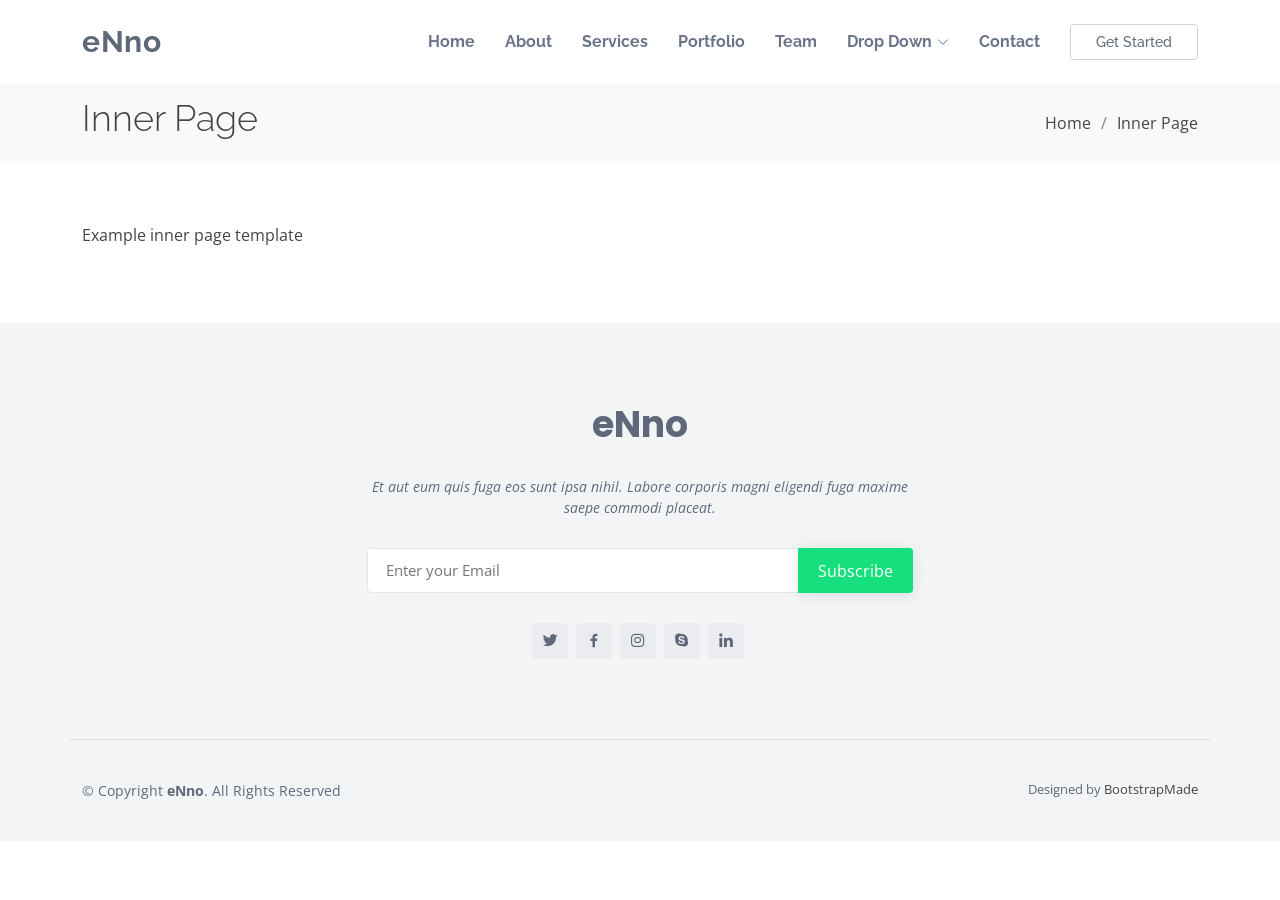
<file: Foot Guard/inner-page.html>
<!DOCTYPE html>
<html lang="en">

<head>
  <meta charset="utf-8">
  <meta content="width=device-width, initial-scale=1.0" name="viewport">

  <title>Inner Page - eNno Bootstrap Template</title>
  <meta content="" name="description">
  <meta content="" name="keywords">

  <!-- Favicons -->
  <link href="assets/img/favicon.png" rel="icon">
  <link href="assets/img/apple-touch-icon.png" rel="apple-touch-icon">

  <!-- Google Fonts -->
  <link href="https://fonts.googleapis.com/css?family=Open+Sans:300,300i,400,400i,600,600i,700,700i|Raleway:300,300i,400,400i,500,500i,600,600i,700,700i|Poppins:300,300i,400,400i,500,500i,600,600i,700,700i" rel="stylesheet">

  <!-- Vendor CSS Files -->
  <link href="assets/vendor/bootstrap/css/bootstrap.min.css" rel="stylesheet">
  <link href="assets/vendor/bootstrap-icons/bootstrap-icons.css" rel="stylesheet">
  <link href="assets/vendor/boxicons/css/boxicons.min.css" rel="stylesheet">
  <link href="assets/vendor/glightbox/css/glightbox.min.css" rel="stylesheet">
  <link href="assets/vendor/swiper/swiper-bundle.min.css" rel="stylesheet">

  <!-- Template Main CSS File -->
  <link href="assets/css/style.css" rel="stylesheet">

  <!-- =======================================================
  * Template Name: eNno
  * Updated: May 30 2023 with Bootstrap v5.3.0
  * Template URL: https://bootstrapmade.com/enno-free-simple-bootstrap-template/
  * Author: BootstrapMade.com
  * License: https://bootstrapmade.com/license/
  ======================================================== -->
</head>

<body>

  <!-- ======= Header ======= -->
  <header id="header" class="fixed-top">
    <div class="container d-flex align-items-center justify-content-between">

      <h1 class="logo"><a href="index.html">eNno</a></h1>
      <!-- Uncomment below if you prefer to use an image logo -->
      <!-- <a href="index.html" class="logo"><img src="assets/img/logo.png" alt="" class="img-fluid"></a>-->

      <nav id="navbar" class="navbar">
        <ul>
          <li><a class="nav-link scrollto " href="#hero">Home</a></li>
          <li><a class="nav-link scrollto" href="#about">About</a></li>
          <li><a class="nav-link scrollto" href="#services">Services</a></li>
          <li><a class="nav-link scrollto " href="#portfolio">Portfolio</a></li>
          <li><a class="nav-link scrollto" href="#team">Team</a></li>
          <li class="dropdown"><a href="#"><span>Drop Down</span> <i class="bi bi-chevron-down"></i></a>
            <ul>
              <li><a href="#">Drop Down 1</a></li>
              <li class="dropdown"><a href="#"><span>Deep Drop Down</span> <i class="bi bi-chevron-right"></i></a>
                <ul>
                  <li><a href="#">Deep Drop Down 1</a></li>
                  <li><a href="#">Deep Drop Down 2</a></li>
                  <li><a href="#">Deep Drop Down 3</a></li>
                  <li><a href="#">Deep Drop Down 4</a></li>
                  <li><a href="#">Deep Drop Down 5</a></li>
                </ul>
              </li>
              <li><a href="#">Drop Down 2</a></li>
              <li><a href="#">Drop Down 3</a></li>
              <li><a href="#">Drop Down 4</a></li>
            </ul>
          </li>
          <li><a class="nav-link scrollto" href="#contact">Contact</a></li>
          <li><a class="getstarted scrollto" href="#about">Get Started</a></li>
        </ul>
        <i class="bi bi-list mobile-nav-toggle"></i>
      </nav><!-- .navbar -->

    </div>
  </header><!-- End Header -->

  <main id="main">

    <!-- ======= Breadcrumbs ======= -->
    <section class="breadcrumbs">
      <div class="container">

        <div class="d-flex justify-content-between align-items-center">
          <h2>Inner Page</h2>
          <ol>
            <li><a href="index.html">Home</a></li>
            <li>Inner Page</li>
          </ol>
        </div>

      </div>
    </section><!-- End Breadcrumbs -->

    <section class="inner-page">
      <div class="container">
        <p>
          Example inner page template
        </p>
      </div>
    </section>

  </main><!-- End #main -->

  <!-- ======= Footer ======= -->
  <footer id="footer">

    <div class="footer-top">

      <div class="container">

        <div class="row  justify-content-center">
          <div class="col-lg-6">
            <h3>eNno</h3>
            <p>Et aut eum quis fuga eos sunt ipsa nihil. Labore corporis magni eligendi fuga maxime saepe commodi placeat.</p>
          </div>
        </div>

        <div class="row footer-newsletter justify-content-center">
          <div class="col-lg-6">
            <form action="" method="post">
              <input type="email" name="email" placeholder="Enter your Email"><input type="submit" value="Subscribe">
            </form>
          </div>
        </div>

        <div class="social-links">
          <a href="#" class="twitter"><i class="bx bxl-twitter"></i></a>
          <a href="#" class="facebook"><i class="bx bxl-facebook"></i></a>
          <a href="#" class="instagram"><i class="bx bxl-instagram"></i></a>
          <a href="#" class="google-plus"><i class="bx bxl-skype"></i></a>
          <a href="#" class="linkedin"><i class="bx bxl-linkedin"></i></a>
        </div>

      </div>
    </div>

    <div class="container footer-bottom clearfix">
      <div class="copyright">
        &copy; Copyright <strong><span>eNno</span></strong>. All Rights Reserved
      </div>
      <div class="credits">
        <!-- All the links in the footer should remain intact. -->
        <!-- You can delete the links only if you purchased the pro version. -->
        <!-- Licensing information: https://bootstrapmade.com/license/ -->
        <!-- Purchase the pro version with working PHP/AJAX contact form: https://bootstrapmade.com/enno-free-simple-bootstrap-template/ -->
        Designed by <a href="https://bootstrapmade.com/">BootstrapMade</a>
      </div>
    </div>
  </footer><!-- End Footer -->

  <a href="#" class="back-to-top d-flex align-items-center justify-content-center"><i class="bi bi-arrow-up-short"></i></a>

  <!-- Vendor JS Files -->
  <script src="assets/vendor/purecounter/purecounter_vanilla.js"></script>
  <script src="assets/vendor/bootstrap/js/bootstrap.bundle.min.js"></script>
  <script src="assets/vendor/glightbox/js/glightbox.min.js"></script>
  <script src="assets/vendor/isotope-layout/isotope.pkgd.min.js"></script>
  <script src="assets/vendor/swiper/swiper-bundle.min.js"></script>
  <script src="assets/vendor/php-email-form/validate.js"></script>

  <!-- Template Main JS File -->
  <script src="assets/js/main.js"></script>

</body>

</html>
</file>
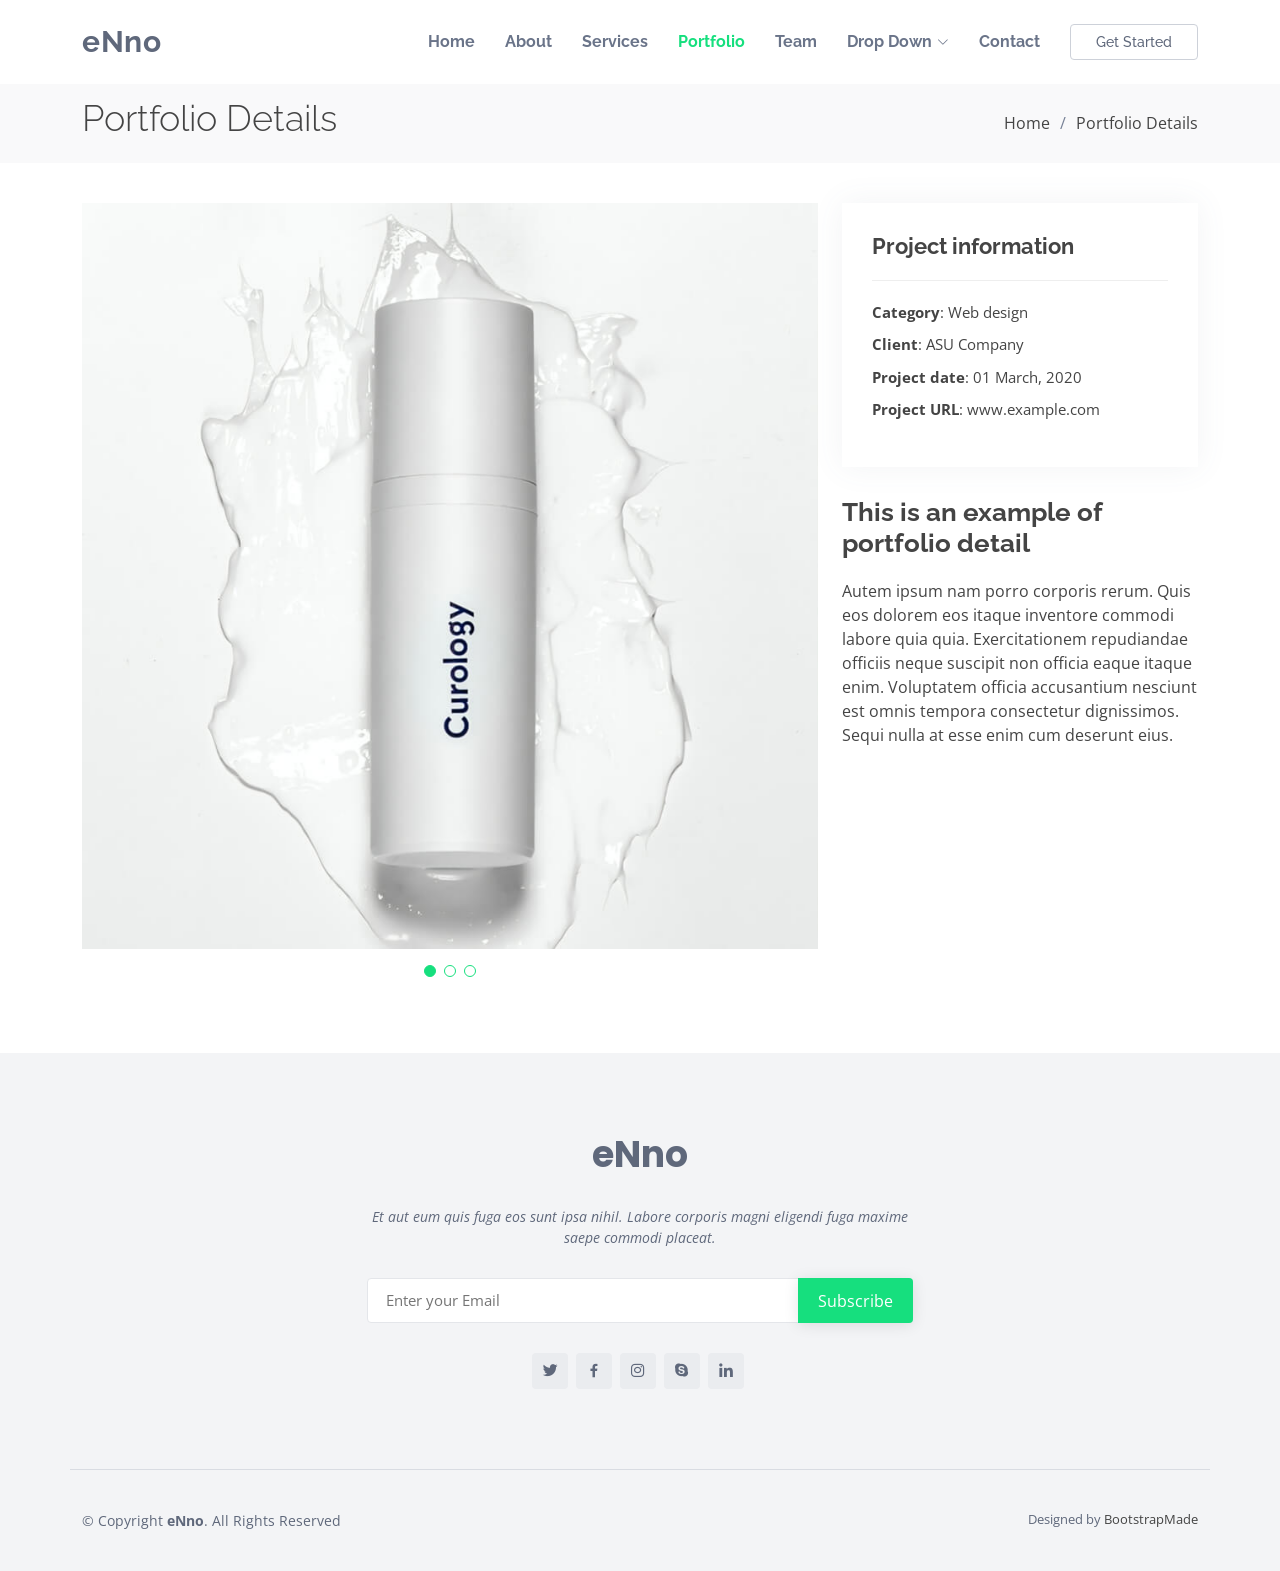
<file: Foot Guard/portfolio-details.html>
<!DOCTYPE html>
<html lang="en">

<head>
  <meta charset="utf-8">
  <meta content="width=device-width, initial-scale=1.0" name="viewport">

  <title>Portfolio Details - eNno Bootstrap Template</title>
  <meta content="" name="description">
  <meta content="" name="keywords">

  <!-- Favicons -->
  <link href="assets/img/favicon.png" rel="icon">
  <link href="assets/img/apple-touch-icon.png" rel="apple-touch-icon">

  <!-- Google Fonts -->
  <link href="https://fonts.googleapis.com/css?family=Open+Sans:300,300i,400,400i,600,600i,700,700i|Raleway:300,300i,400,400i,500,500i,600,600i,700,700i|Poppins:300,300i,400,400i,500,500i,600,600i,700,700i" rel="stylesheet">

  <!-- Vendor CSS Files -->
  <link href="assets/vendor/bootstrap/css/bootstrap.min.css" rel="stylesheet">
  <link href="assets/vendor/bootstrap-icons/bootstrap-icons.css" rel="stylesheet">
  <link href="assets/vendor/boxicons/css/boxicons.min.css" rel="stylesheet">
  <link href="assets/vendor/glightbox/css/glightbox.min.css" rel="stylesheet">
  <link href="assets/vendor/swiper/swiper-bundle.min.css" rel="stylesheet">

  <!-- Template Main CSS File -->
  <link href="assets/css/style.css" rel="stylesheet">

  <!-- =======================================================
  * Template Name: eNno
  * Updated: May 30 2023 with Bootstrap v5.3.0
  * Template URL: https://bootstrapmade.com/enno-free-simple-bootstrap-template/
  * Author: BootstrapMade.com
  * License: https://bootstrapmade.com/license/
  ======================================================== -->
</head>

<body>

  <!-- ======= Header ======= -->
  <header id="header" class="fixed-top">
    <div class="container d-flex align-items-center justify-content-between">

      <h1 class="logo"><a href="index.html">eNno</a></h1>
      <!-- Uncomment below if you prefer to use an image logo -->
      <!-- <a href="index.html" class="logo"><img src="assets/img/logo.png" alt="" class="img-fluid"></a>-->

      <nav id="navbar" class="navbar">
        <ul>
          <li><a class="nav-link scrollto " href="#hero">Home</a></li>
          <li><a class="nav-link scrollto" href="#about">About</a></li>
          <li><a class="nav-link scrollto" href="#services">Services</a></li>
          <li><a class="nav-link scrollto active " href="#portfolio">Portfolio</a></li>
          <li><a class="nav-link scrollto" href="#team">Team</a></li>
          <li class="dropdown"><a href="#"><span>Drop Down</span> <i class="bi bi-chevron-down"></i></a>
            <ul>
              <li><a href="#">Drop Down 1</a></li>
              <li class="dropdown"><a href="#"><span>Deep Drop Down</span> <i class="bi bi-chevron-right"></i></a>
                <ul>
                  <li><a href="#">Deep Drop Down 1</a></li>
                  <li><a href="#">Deep Drop Down 2</a></li>
                  <li><a href="#">Deep Drop Down 3</a></li>
                  <li><a href="#">Deep Drop Down 4</a></li>
                  <li><a href="#">Deep Drop Down 5</a></li>
                </ul>
              </li>
              <li><a href="#">Drop Down 2</a></li>
              <li><a href="#">Drop Down 3</a></li>
              <li><a href="#">Drop Down 4</a></li>
            </ul>
          </li>
          <li><a class="nav-link scrollto" href="#contact">Contact</a></li>
          <li><a class="getstarted scrollto" href="#about">Get Started</a></li>
        </ul>
        <i class="bi bi-list mobile-nav-toggle"></i>
      </nav><!-- .navbar -->

    </div>
  </header><!-- End Header -->

  <main id="main">

    <!-- ======= Breadcrumbs ======= -->
    <section id="breadcrumbs" class="breadcrumbs">
      <div class="container">

        <div class="d-flex justify-content-between align-items-center">
          <h2>Portfolio Details</h2>
          <ol>
            <li><a href="index.html">Home</a></li>
            <li>Portfolio Details</li>
          </ol>
        </div>

      </div>
    </section><!-- End Breadcrumbs -->

    <!-- ======= Portfolio Details Section ======= -->
    <section id="portfolio-details" class="portfolio-details">
      <div class="container">

        <div class="row gy-4">

          <div class="col-lg-8">
            <div class="portfolio-details-slider swiper">
              <div class="swiper-wrapper align-items-center">

                <div class="swiper-slide">
                  <img src="assets/img/portfolio/portfolio-1.jpg" alt="">
                </div>

                <div class="swiper-slide">
                  <img src="assets/img/portfolio/portfolio-2.jpg" alt="">
                </div>

                <div class="swiper-slide">
                  <img src="assets/img/portfolio/portfolio-3.jpg" alt="">
                </div>

              </div>
              <div class="swiper-pagination"></div>
            </div>
          </div>

          <div class="col-lg-4">
            <div class="portfolio-info">
              <h3>Project information</h3>
              <ul>
                <li><strong>Category</strong>: Web design</li>
                <li><strong>Client</strong>: ASU Company</li>
                <li><strong>Project date</strong>: 01 March, 2020</li>
                <li><strong>Project URL</strong>: <a href="#">www.example.com</a></li>
              </ul>
            </div>
            <div class="portfolio-description">
              <h2>This is an example of portfolio detail</h2>
              <p>
                Autem ipsum nam porro corporis rerum. Quis eos dolorem eos itaque inventore commodi labore quia quia. Exercitationem repudiandae officiis neque suscipit non officia eaque itaque enim. Voluptatem officia accusantium nesciunt est omnis tempora consectetur dignissimos. Sequi nulla at esse enim cum deserunt eius.
              </p>
            </div>
          </div>

        </div>

      </div>
    </section><!-- End Portfolio Details Section -->

  </main><!-- End #main -->

  <!-- ======= Footer ======= -->
  <footer id="footer">

    <div class="footer-top">

      <div class="container">

        <div class="row  justify-content-center">
          <div class="col-lg-6">
            <h3>eNno</h3>
            <p>Et aut eum quis fuga eos sunt ipsa nihil. Labore corporis magni eligendi fuga maxime saepe commodi placeat.</p>
          </div>
        </div>

        <div class="row footer-newsletter justify-content-center">
          <div class="col-lg-6">
            <form action="" method="post">
              <input type="email" name="email" placeholder="Enter your Email"><input type="submit" value="Subscribe">
            </form>
          </div>
        </div>

        <div class="social-links">
          <a href="#" class="twitter"><i class="bx bxl-twitter"></i></a>
          <a href="#" class="facebook"><i class="bx bxl-facebook"></i></a>
          <a href="#" class="instagram"><i class="bx bxl-instagram"></i></a>
          <a href="#" class="google-plus"><i class="bx bxl-skype"></i></a>
          <a href="#" class="linkedin"><i class="bx bxl-linkedin"></i></a>
        </div>

      </div>
    </div>

    <div class="container footer-bottom clearfix">
      <div class="copyright">
        &copy; Copyright <strong><span>eNno</span></strong>. All Rights Reserved
      </div>
      <div class="credits">
        <!-- All the links in the footer should remain intact. -->
        <!-- You can delete the links only if you purchased the pro version. -->
        <!-- Licensing information: https://bootstrapmade.com/license/ -->
        <!-- Purchase the pro version with working PHP/AJAX contact form: https://bootstrapmade.com/enno-free-simple-bootstrap-template/ -->
        Designed by <a href="https://bootstrapmade.com/">BootstrapMade</a>
      </div>
    </div>
  </footer><!-- End Footer -->

  <a href="#" class="back-to-top d-flex align-items-center justify-content-center"><i class="bi bi-arrow-up-short"></i></a>

  <!-- Vendor JS Files -->
  <script src="assets/vendor/purecounter/purecounter_vanilla.js"></script>
  <script src="assets/vendor/bootstrap/js/bootstrap.bundle.min.js"></script>
  <script src="assets/vendor/glightbox/js/glightbox.min.js"></script>
  <script src="assets/vendor/isotope-layout/isotope.pkgd.min.js"></script>
  <script src="assets/vendor/swiper/swiper-bundle.min.js"></script>
  <script src="assets/vendor/php-email-form/validate.js"></script>

  <!-- Template Main JS File -->
  <script src="assets/js/main.js"></script>

</body>

</html>
</file>
<file: FootGuard/assets/css/style.css>
/**

*/

/*--------------------------------------------------------------
# General
--------------------------------------------------------------*/

#more {display: none;}
#more_ab {display: none;}
#more_met {display: none;}
#more_mo {display: none;}
#more_att{display: none;}
#more_data {display: none;}
#more_data2 {display: none;}






html {
  scroll-behavior: smooth;
}

body {
  font-family: "Open Sans","Outfit", sans-serif;
  color: #444444;
}

a {
  color: #444444;
  text-decoration: none;
}

a:hover {
  color: #206bfb;
  text-decoration: none;
}

h1,
h2,
h3,
h4,
h5,
h6 {
  font-family: "Raleway", sans-serif;
}

/*--------------------------------------------------------------
# Back to top button
--------------------------------------------------------------*/
.back-to-top {
  position: fixed;
  visibility: hidden;
  opacity: 0;
  right: 15px;
  bottom: 15px;
  z-index: 996;
  background: #16df7e;
  width: 40px;
  height: 40px;
  border-radius: 4px;
  transition: all 0.4s;
}

.back-to-top i {
  font-size: 24px;
  color: #fff;
  line-height: 0;
}

.back-to-top:hover {
  background: #33eb92;
  color: #fff;
}

.back-to-top.active {
  visibility: visible;
  opacity: 1;
}



/*--------------------------------------------------------------
# Disable aos animation delay on mobile devices
--------------------------------------------------------------*/
@media screen and (max-width: 768px) {
  [data-aos-delay] {
    transition-delay: 0 !important;
  }
}
/*--------------------------------------------------------------
# Header
--------------------------------------------------------------*/
#header {
  background: #fff;
  transition: all 0.5s;
  z-index: 997;
  padding: 20px 0;
}

#header.header-scrolled {
  box-shadow: 0px 2px 15px rgba(0, 0, 0, 0.1);
  padding: 12px 0;
}

#header .logo {
  font-size: 30px;
  margin: 0;
  padding: 0;
  line-height: 1;
  font-weight: 700;
  letter-spacing: 0.5px;
}

#header .logo a {
  color: #5f687b;
}

#header .logo img {
  max-height: 40px;
}

@media (max-width: 991px) {
  #header {
    padding: 12px 0;
  }
}

/*--------------------------------------------------------------
# Navigation Menu
--------------------------------------------------------------*/
/**
* Desktop Navigation 
*/
.navbar {
  padding: 0;
}

.navbar ul {
  margin: 0;
  padding: 0;
  display: flex;
  list-style: none;
  align-items: center;
}

.navbar li {
  position: relative;
}

.navbar a,
.navbar a:focus {
  display: flex;
  align-items: center;
  justify-content: space-between;
  padding: 10px 0 10px 30px;
  font-family: "Raleway", sans-serif;
  font-size: 16px;
  font-weight: 700;
  color: #6a7489;
  white-space: nowrap;
  transition: 0.3s;
}

.navbar a i,
.navbar a:focus i {
  font-size: 12px;
  line-height: 0;
  margin-left: 5px;
}

.navbar a:hover,
.navbar .active,
.navbar .active:focus,
.navbar li:hover>a {
  color: #16df7e;
}

.navbar .getstarted,
.navbar .getstarted:focus {
  padding: 10px 25px;
  margin-left: 30px;
  border-radius: 4px;
  line-height: 1;
  color: #5f687b;
  font-size: 14px;
  font-weight: 500;
  border: 1px solid #cdd1d9;
}

.navbar .getstarted:hover,
.navbar .getstarted:focus:hover {
  background: #206bfb;
  color: #fff;
  border-color: #206bfb;
}

.navbar .dropdown ul {
  display: block;
  position: absolute;
  left: 14px;
  top: calc(100% + 30px);
  margin: 0;
  padding: 10px 0;
  z-index: 99;
  opacity: 0;
  visibility: hidden;
  background: #fff;
  box-shadow: 0px 0px 30px rgba(127, 137, 161, 0.25);
  transition: 0.3s;
  border-radius: 4px;
}

.navbar .dropdown ul li {
  min-width: 200px;
}

.navbar .dropdown ul a {
  padding: 10px 20px;
  font-size: 15px;
  text-transform: none;
  font-weight: 600;
}

.navbar .dropdown ul a i {
  font-size: 12px;
}

.navbar .dropdown ul a:hover,
.navbar .dropdown ul .active:hover,
.navbar .dropdown ul li:hover>a {
  color: #16df7e;
}

.navbar .dropdown:hover>ul {
  opacity: 1;
  top: 100%;
  visibility: visible;
}

.navbar .dropdown .dropdown ul {
  top: 0;
  left: calc(100% - 30px);
  visibility: hidden;
}

.navbar .dropdown .dropdown:hover>ul {
  opacity: 1;
  top: 0;
  left: 100%;
  visibility: visible;
}

@media (max-width: 1366px) {
  .navbar .dropdown .dropdown ul {
    left: -90%;
  }

  .navbar .dropdown .dropdown:hover>ul {
    left: -100%;
  }
}

/**
* Mobile Navigation 
*/
.mobile-nav-toggle {
  color: #5f687b;
  font-size: 28px;
  cursor: pointer;
  display: none;
  line-height: 0;
  transition: 0.5s;
}

.mobile-nav-toggle.bi-x {
  color: #fff;
}

@media (max-width: 991px) {
  .mobile-nav-toggle {
    display: block;
  }

  .navbar ul {
    display: none;
  }
}

.navbar-mobile {
  position: fixed;
  overflow: hidden;
  top: 0;
  right: 0;
  left: 0;
  bottom: 0;
  background: rgba(73, 80, 94, 0.9);
  transition: 0.3s;
  z-index: 999;
}

.navbar-mobile .mobile-nav-toggle {
  position: absolute;
  top: 15px;
  right: 15px;
}

.navbar-mobile ul {
  display: block;
  position: absolute;
  top: 55px;
  right: 15px;
  bottom: 15px;
  left: 15px;
  padding: 10px 0;
  border-radius: 10px;
  background-color: #fff;
  overflow-y: auto;
  transition: 0.3s;
}

.navbar-mobile a,
.navbar-mobile a:focus {
  padding: 10px 20px;
  font-size: 15px;
  color: #5f687b;
}

.navbar-mobile a:hover,
.navbar-mobile .active,
.navbar-mobile li:hover>a {
  color: #16df7e;
}

.navbar-mobile .getstarted,
.navbar-mobile .getstarted:focus {
  margin: 15px;
  padding: 10px 15px;
}

.navbar-mobile .dropdown ul {
  position: static;
  display: none;
  margin: 10px 20px;
  padding: 10px 0;
  z-index: 99;
  opacity: 1;
  visibility: visible;
  background: #fff;
  box-shadow: 0px 0px 30px rgba(127, 137, 161, 0.25);
}

.navbar-mobile .dropdown ul li {
  min-width: 200px;
}

.navbar-mobile .dropdown ul a {
  padding: 10px 20px;
}

.navbar-mobile .dropdown ul a i {
  font-size: 12px;
}

.navbar-mobile .dropdown ul a:hover,
.navbar-mobile .dropdown ul .active:hover,
.navbar-mobile .dropdown ul li:hover>a {
  color: #16df7e;
}

.navbar-mobile .dropdown>.dropdown-active {
  display: block;
}

/*--------------------------------------------------------------
# Hero Section
--------------------------------------------------------------*/

#hero {
  width: 100%;
  height: 95vh;
  background: rgb(32,107,251);
  background: linear-gradient(33deg, rgba(32,107,251,0) 53%, rgba(22,223,126,0.1794178853181898) 100%);
  padding-top: 82px;
}

#hero h1 {
  margin: 0;
  font-size: 48px;
  font-weight: 700;
  line-height: 56px;
  color: #3e4450;
}

#hero h2 {
  color: #858ea1;
  margin: 10px 0 30px 0;
  font-size: 34px;
}

#hero .btn-get-started {
  font-family: "Raleway", sans-serif;
  font-weight: 500;
  font-size: 16px;
  letter-spacing: 1px;
  display: inline-block;
  padding: 8px 30px 10px 30px;
  border-radius: 4px;
  transition: 0.5s;
  color: #fff;
  background: #206bfb;
  box-shadow: 0 8px 28px rgba(32, 107, 251, 0.45);
}

#hero .btn-get-started:hover {
  background: #16df7e;
  box-shadow: 0 8px 28px rgba(22, 223, 126, 0.45);
}

#hero .btn-watch-video {
  font-size: 16px;
  display: inline-block;
  transition: 0.5s;
  margin-left: 25px;
  color: #5f687b;
  display: inline-flex;
  align-items: center;
  justify-content: center;
}

#hero .btn-watch-video i {
  color: #949cac;
  font-size: 32px;
  line-height: 0;
  margin-right: 8px;
}

#hero .btn-watch-video:hover i {
  color: #16df7e;
}

#hero .animated {
  animation: up-down 2s ease-in-out infinite alternate-reverse both;
}

@media (max-width: 991px) {
  #hero {
    height: 100vh;
  }

  #hero .animated {
    animation: none;
  }

  #hero .hero-img {
    text-align: center;
  }

  #hero .hero-img img {
    width: 50%;
  }
}

@media (max-width: 768px) {
  #hero {
    height: auto;
  }

  #hero h1 {
    font-size: 28px;
    line-height: 36px;
  }

  #hero h2 {
    font-size: 18px;
    line-height: 24px;
    margin-bottom: 30px;
  }

  #hero .hero-img img {
    width: 70%;
  }
}

@media (max-width: 575px) {
  #hero .hero-img img {
    width: 80%;
  }
}

@keyframes up-down {
  0% {
    transform: translateY(10px);
  }

  100% {
    transform: translateY(-10px);
  }
}

/*--------------------------------------------------------------
# Sections General
--------------------------------------------------------------*/

.btn-get-started {
  font-family: "Raleway", sans-serif;
  font-weight: 500;
  font-size: 16px;
  letter-spacing: 1px;
  display: inline-block;
  padding: 8px 30px 10px 30px;
  border-radius: 4px;
  transition: 0.5s;
  color: #fff;
  background: #206bfb;
  box-shadow: 0 8px 28px rgba(32, 107, 251, 0.45);
}

.btn-get-started:hover {
  background: #16df7e;
  box-shadow: 0 8px 28px rgba(22, 223, 126, 0.45);
}


section {
  padding: 60px 0;
  overflow: hidden;
}

.section-bg {
  background-color: #f9f9fa;
}

.section-title {
  text-align: center;
  padding: 30px 0;
  position: relative;
}

.section-title h2 {
  font-size: 32px;
  font-weight: 700;
  text-transform: uppercase;
  margin-bottom: 20px;
  padding-bottom: 0;
  color: #5f687b;
  position: relative;
  z-index: 2;
}

.section-title span {
  position: absolute;
  top: 30px;
  color: #f0f1f3;
  left: 0;
  right: 0;
  z-index: 1;
  font-weight: 700;
  font-size: 52px;
  text-transform: uppercase;
  line-height: 0;
}

.section-title p {
  margin-bottom: 0;
  position: relative;
  z-index: 2;
}

@media (max-width: 575px) {
  .section-title h2 {
    font-size: 28px;
    margin-bottom: 15px;
  }

  .section-title span {
    font-size: 38px;
  }
}

/*--------------------------------------------------------------
# Featured Services
--------------------------------------------------------------*/
.featured-services {
  padding: 0;
}

.featured-services .icon-box {
  padding: 20px;
  color: #5f687b;
  background: #f9f9fa;
  border-radius: 4px;
  border: 1px solid #f9f9fa;
  transition: 0.3s;
  height: 100%;
}

.featured-services .icon {
  margin: 0 0 15px 0;
}

.featured-services .icon i {
  color: #16df7e;
  font-size: 36px;
}

.featured-services .title {
  font-weight: 600;
  margin-bottom: 15px;
  font-size: 18px;
}

.featured-services .title a {
  color: #5f687b;
  transition: 0.3s;
}

.featured-services .icon-box:hover {
  border-color: #eaecef;
}

.featured-services .icon-box:hover .title a {
  color: #16df7e;
}

.featured-services .description {
  line-height: 24px;
  font-size: 14px;
}

/*--------------------------------------------------------------
# About
--------------------------------------------------------------*/
.about .content h3 {
  font-weight: 700;
  font-size: 32px;
  color: #5f687b;
}

.about .content ul {
  list-style: none;
  padding: 0;
}

.about .content ul li {
  padding-bottom: 10px;
}

.about .content ul i {
  font-size: 20px;
  padding-right: 4px;
  color: #16df7e;
}

.about .content p:last-child {
  margin-bottom: 0;
}

/*--------------------------------------------------------------
# Counts
--------------------------------------------------------------*/
.counts {
  padding-top: 0;
}

.counts .counters span {
  font-size: 48px;
  display: block;
  color: #16df7e;
  font-weight: 700;
}

.counts .counters p {
  padding: 0;
  margin: 0 0 20px 0;
  font-family: "Raleway", sans-serif;
  font-size: 14px;
  font-weight: 600;
}

/*--------------------------------------------------------------
# Services
--------------------------------------------------------------*/
.services .icon-box {
  text-align: center;
  border: 1px solid #fff;
  padding: 80px 20px;
  transition: all ease-in-out 0.3s;
  background: #fff;
}

.services .icon-box .icon {
  margin: 0 auto;
  display: flex;
  align-items: center;
  justify-content: center;
  margin-bottom: 20px;
  transition: ease-in-out 0.3s;
}

.services .icon-box .icon i {
  color: #16df7e;
  font-size: 36px;
  transition: 0.3s;
}

.services .icon-box h4 {
  font-weight: 700;
  margin-bottom: 15px;
  font-size: 24px;
}

.services .icon-box h4 a {
  color: #5f687b;
  transition: ease-in-out 0.3s;
}

.services .icon-box p {
  line-height: 24px;
  font-size: 14px;
  margin-bottom: 0;
}

.services .icon-box:hover {
  border-color: #eaecef;
}

.services .icon-box:hover h4 a {
  color: #16df7e;
}

/*--------------------------------------------------------------
# Portfolio
--------------------------------------------------------------*/
.portfolio #portfolio-flters {
  padding: 0;
  margin: 0 auto 25px auto;
  list-style: none;
  text-align: center;
  border-radius: 50px;
}

.portfolio #portfolio-flters li {
  cursor: pointer;
  display: inline-block;
  padding: 10px 15px;
  font-size: 14px;
  font-weight: 600;
  line-height: 1;
  text-transform: uppercase;
  color: #444444;
  transition: all 0.3s ease-in-out;
}

.portfolio #portfolio-flters li:hover,
.portfolio #portfolio-flters li.filter-active {
  color: #16df7e;
}

.portfolio #portfolio-flters li:last-child {
  margin-right: 0;
}

.portfolio .portfolio-item {
  margin-bottom: 30px;
}

.portfolio .portfolio-item .portfolio-info {
  opacity: 0;
  position: absolute;
  left: 30px;
  right: 30px;
  bottom: 0;
  z-index: 3;
  transition: all ease-in-out 0.3s;
  background: rgba(255, 255, 255, 0.9);
  padding: 15px;
}

.portfolio .portfolio-item .portfolio-info h4 {
  font-size: 18px;
  color: #fff;
  font-weight: 600;
  color: #5f687b;
}

.portfolio .portfolio-item .portfolio-info p {
  color: #949cac;
  font-size: 14px;
  margin-bottom: 0;
}

.portfolio .portfolio-item .portfolio-info .preview-link,
.portfolio .portfolio-item .portfolio-info .details-link {
  position: absolute;
  right: 40px;
  font-size: 24px;
  top: calc(50% - 18px);
  color: #206bfb;
  transition: 0.3s;
}

.portfolio .portfolio-item .portfolio-info .preview-link:hover,
.portfolio .portfolio-item .portfolio-info .details-link:hover {
  color: #16df7e;
}

.portfolio .portfolio-item .portfolio-info .details-link {
  right: 10px;
}

.portfolio .portfolio-item:hover .portfolio-info {
  opacity: 1;
  bottom: 20px;
}

/*--------------------------------------------------------------
# Portfolio Details
--------------------------------------------------------------*/
.portfolio-details {
  padding-top: 40px;
}

.portfolio-details .portfolio-details-slider img {
  width: 100%;
}

.portfolio-details .portfolio-details-slider .swiper-pagination {
  margin-top: 20px;
  position: relative;
}

.portfolio-details .portfolio-details-slider .swiper-pagination .swiper-pagination-bullet {
  width: 12px;
  height: 12px;
  background-color: #fff;
  opacity: 1;
  border: 1px solid #16df7e;
}

.portfolio-details .portfolio-details-slider .swiper-pagination .swiper-pagination-bullet-active {
  background-color: #16df7e;
}

.portfolio-details .portfolio-info {
  padding: 30px;
  box-shadow: 0px 0 30px rgba(95, 104, 123, 0.08);
}

.portfolio-details .portfolio-info h3 {
  font-size: 22px;
  font-weight: 700;
  margin-bottom: 20px;
  padding-bottom: 20px;
  border-bottom: 1px solid #eee;
}

.portfolio-details .portfolio-info ul {
  list-style: none;
  padding: 0;
  font-size: 15px;
}

.portfolio-details .portfolio-info ul li+li {
  margin-top: 10px;
}

.portfolio-details .portfolio-description {
  padding-top: 30px;
}

.portfolio-details .portfolio-description h2 {
  font-size: 26px;
  font-weight: 700;
  margin-bottom: 20px;
}

.portfolio-details .portfolio-description p {
  padding: 0;
}

/*--------------------------------------------------------------
# Testimonials
--------------------------------------------------------------*/
.testimonials .testimonials-carousel,
.testimonials .testimonials-slider {
  overflow: hidden;
}

.testimonials .testimonial-item {
  box-sizing: content-box;
  min-height: 320px;
}

.testimonials .testimonial-item .testimonial-img {
  width: 90px;
  border-radius: 50%;
  margin: -40px 0 0 40px;
  position: relative;
  z-index: 2;
  border: 6px solid #fff;
}

.testimonials .testimonial-item h3 {
  font-size: 18px;
  font-weight: bold;
  margin: 10px 0 5px 45px;
  color: #111;
}

.testimonials .testimonial-item h4 {
  font-size: 14px;
  color: #999;
  margin: 0 0 0 45px;
}

.testimonials .testimonial-item .quote-icon-left,
.testimonials .testimonial-item .quote-icon-right {
  color: #e4e6ea;
  font-size: 26px;
}

.testimonials .testimonial-item .quote-icon-left {
  display: inline-block;
  left: -5px;
  position: relative;
}

.testimonials .testimonial-item .quote-icon-right {
  display: inline-block;
  right: -5px;
  position: relative;
  top: 10px;
}

.testimonials .testimonial-item p {
  font-style: italic;
  margin: 0 15px 0 15px;
  padding: 20px 20px 60px 20px;
  background: white;
  position: relative;
  border-radius: 6px;
  position: relative;
  z-index: 1;
}

.testimonials .swiper-pagination {
  margin-top: 20px;
  position: relative;
}

.testimonials .swiper-pagination .swiper-pagination-bullet {
  width: 12px;
  height: 12px;
  background-color: #fff;
  opacity: 1;
  border: 1px solid #16df7e;
}

.testimonials .swiper-pagination .swiper-pagination-bullet-active {
  background-color: #16df7e;
}




/*--------------------------------------------------------------
# Gallery
--------------------------------------------------------------*/
.gallery {
  overflow: hidden;
}

.gallery .swiper-slide {
  transition: 0.3s;
}

.gallery .swiper-pagination {
  margin-top: 20px;
  position: relative;
}

.gallery .swiper-pagination .swiper-pagination-bullet {
  width: 12px;
  height: 12px;
  background-color: #fff;
  opacity: 1;
  border: 1px solid #206BFB;
}

.gallery .swiper-pagination .swiper-pagination-bullet-active {
  background-color: #206BFB;
}

.gallery .swiper-slide-active {
  text-align: center;
}

@media (min-width: 992px) {
  .gallery .swiper-wrapper {
    padding: 40px 0;
  }

  .gallery .swiper-slide-active {
    border: 6px solid #206BFB;
    padding: 4px;
    background: #fff;
    z-index: 1;
    transform: scale(1.2);
    margin-top: 10px;
    border-radius: 25px;
  }
}






/*--------------------------------------------------------------
# Cta
--------------------------------------------------------------*/
.cta {
  background: #16df7e;
  background-size: cover;
  padding: 60px 0;
}

.cta h3 {
  color: #fff;
  font-size: 28px;
  font-weight: 700;
}

.cta p {
  color: #fff;
}

.cta .cta-btn {
  font-family: "Raleway", sans-serif;
  text-transform: uppercase;
  font-weight: 500;
  font-size: 16px;
  letter-spacing: 1px;
  display: inline-block;
  padding: 8px 28px;
  border-radius: 4px;
  transition: 0.5s;
  margin-top: 10px;
  border: 2px solid #fff;
  color: #fff;
}

.cta .cta-btn:hover {
  background: #206bfb;
  border-color: #206bfb;
}

/*--------------------------------------------------------------
# Team
--------------------------------------------------------------*/
.team .member {
  text-align: center;
  margin-bottom: 20px;
  padding: 30px 20px;
  background: #fff;
}

.team .member img {
  max-width: 100%;
  margin: 0 0 30px 0;
}

.team .member h4 {
  font-weight: 700;
  margin-bottom: 2px;
  font-size: 18px;
}

.team .member span {
  font-style: italic;
  display: block;
  font-size: 13px;
}

.team .member p {
  padding-top: 10px;
  font-size: 14px;
  font-style: italic;
  color: #aaaaaa;
}

.team .member .social {
  margin-top: 15px;
}

.team .member .social a {
  color: #919191;
  transition: 0.3s;
}

.team .member .social a:hover {
  color: #16df7e;
}

.team .member .social i {
  font-size: 18px;
  margin: 0 2px;
}

/*--------------------------------------------------------------
# Contact
--------------------------------------------------------------*/
.contact .info {
  border-top: 3px solid #16df7e;
  border-bottom: 3px solid #16df7e;
  padding: 30px;
  width: 100%;
  background-color: #f9f9fa;
}

.contact .info i {
  font-size: 20px;
  color: #16df7e;
  float: left;
  width: 44px;
  height: 44px;
  background: #fff;
  display: flex;
  justify-content: center;
  align-items: center;
  border-radius: 50px;
  transition: all 0.3s ease-in-out;
}

.contact .info h4 {
  padding: 0 0 0 60px;
  font-size: 22px;
  font-weight: 600;
  margin-bottom: 5px;
  color: #5f687b;
}

.contact .info p {
  padding: 0 0 10px 60px;
  margin-bottom: 20px;
  font-size: 14px;
  color: #949cac;
}

.contact .info .social-links {
  padding-left: 60px;
}

.contact .info .social-links a {
  font-size: 18px;
  display: inline-block;
  background: #333;
  color: #fff;
  line-height: 1;
  padding: 8px 0;
  border-radius: 50%;
  text-align: center;
  width: 36px;
  height: 36px;
  transition: 0.3s;
  margin-right: 10px;
}

.contact .info .social-links a:hover {
  background: #16df7e;
  color: #fff;
}

.contact .info .email:hover i,
.contact .info .address:hover i,
.contact .info .phone:hover i {
  background: #16df7e;
  color: #fff;
}

.contact .php-email-form {
  width: 100%;
  border-top: 3px solid #16df7e;
  border-bottom: 3px solid #16df7e;
  padding: 30px;
  background-color: #f9f9fa;
}

.contact .php-email-form .form-group {
  padding-bottom: 8px;
}

.contact .php-email-form .error-message {
  display: none;
  color: #fff;
  background: #ed3c0d;
  text-align: left;
  padding: 15px;
  font-weight: 600;
}

.contact .php-email-form .error-message br+br {
  margin-top: 25px;
}

.contact .php-email-form .sent-message {
  display: none;
  color: #fff;
  background: #18d26e;
  text-align: center;
  padding: 15px;
  font-weight: 600;
}

.contact .php-email-form .loading {
  display: none;
  background: #fff;
  text-align: center;
  padding: 15px;
}

.contact .php-email-form .loading:before {
  content: "";
  display: inline-block;
  border-radius: 50%;
  width: 24px;
  height: 24px;
  margin: 0 10px -6px 0;
  border: 3px solid #18d26e;
  border-top-color: #eee;
  animation: animate-loading 1s linear infinite;
}

.contact .php-email-form input,
.contact .php-email-form textarea {
  border-radius: 0;
  box-shadow: none;
  font-size: 14px;
  border-radius: 4px;
}

.contact .php-email-form input:focus,
.contact .php-email-form textarea:focus {
  border-color: #16df7e;
}

.contact .php-email-form input {
  height: 44px;
}

.contact .php-email-form textarea {
  padding: 10px 12px;
}

.contact .php-email-form button[type=submit] {
  background: #16df7e;
  border: 0;
  padding: 10px 24px;
  color: #fff;
  transition: 0.4s;
  border-radius: 4px;
}

.contact .php-email-form button[type=submit]:hover {
  background: #206bfb;
}

@keyframes animate-loading {
  0% {
    transform: rotate(0deg);
  }

  100% {
    transform: rotate(360deg);
  }
}

/*--------------------------------------------------------------
# Breadcrumbs
--------------------------------------------------------------*/
.breadcrumbs {
  padding: 15px 0;
  background: #f9f9fa;
  min-height: 40px;
  margin-top: 82px;
}

.breadcrumbs h2 {
  font-size: 36px;
  font-weight: 300;
}

.breadcrumbs ol {
  display: flex;
  flex-wrap: wrap;
  list-style: none;
  padding: 0;
  margin: 0;
}

.breadcrumbs ol li+li {
  padding-left: 10px;
}

.breadcrumbs ol li+li::before {
  display: inline-block;
  padding-right: 10px;
  color: #778196;
  content: "/";
}

@media (max-width: 992px) {
  .breadcrumbs {
    margin-top: 58px;
  }

  .breadcrumbs .d-flex {
    display: block !important;
  }

  .breadcrumbs ol {
    display: block;
  }

  .breadcrumbs ol li {
    display: inline-block;
  }
}

/*--------------------------------------------------------------
# Footer
--------------------------------------------------------------*/
#footer {
  background-color: #f3f4f6;
  color: #5f687b;
  font-size: 14px;
  position: relative;
}

#footer .footer-top {
  position: relative;
  z-index: 2;
  text-align: center;
  padding: 80px 0;
}

#footer .footer-top h3 {
  font-size: 36px;
  font-weight: 700;
  color: #5f687b;
  position: relative;
  font-family: "Poppins", sans-serif;
  padding-bottom: 0;
  margin-bottom: 0;
}

#footer .footer-top p {
  font-size: 15;
  font-style: italic;
  margin: 30px 0 0 0;
  padding: 0;
}

#footer .footer-top .footer-newsletter {
  text-align: center;
  font-size: 15px;
  margin-top: 30px;
}

#footer .footer-top .footer-newsletter form {
  background: #fff;
  padding: 6px 10px;
  position: relative;
  border-radius: 4px;
  text-align: left;
  border: 1px solid #e4e6ea;
}

#footer .footer-top .footer-newsletter form input[type=email] {
  border: 0;
  padding: 4px 8px;
  width: calc(100% - 100px);
}

#footer .footer-top .footer-newsletter form input[type=submit] {
  position: absolute;
  top: -1px;
  right: -1px;
  bottom: -1px;
  border: 0;
  background: none;
  font-size: 16px;
  padding: 0 20px;
  background: #16df7e;
  color: #fff;
  transition: 0.3s;
  border-radius: 0 4px 4px 0;
  box-shadow: 0px 2px 15px rgba(0, 0, 0, 0.1);
}

#footer .footer-top .footer-newsletter form input[type=submit]:hover {
  background: #206bfb;
}

#footer .footer-top .social-links {
  margin-top: 30px;
}

#footer .footer-top .social-links a {
  font-size: 18px;
  display: inline-block;
  background: #eaecef;
  color: #5f687b;
  line-height: 1;
  padding: 8px 0;
  margin-right: 4px;
  border-radius: 4px;
  text-align: center;
  width: 36px;
  height: 36px;
  transition: 0.3s;
}

#footer .footer-top .social-links a:hover {
  background: #16df7e;
  color: #fff;
  text-decoration: none;
}

#footer .footer-bottom {
  border-top: 1px solid #d9dce2;
  z-index: 2;
  position: relative;
  padding-top: 40px;
  padding-bottom: 40px;
}

#footer .copyright {
  float: left;
}

#footer .credits {
  float: right;
  font-size: 13px;
}

@media (max-width: 992px) {

  #footer .copyright,
  #footer .credits {
    float: none;
    -moz-text-align-last: center;
    text-align-last: center;
  }
}
</file>
<file: assets/css/style.css>
/**
* Template Name: eNno
* Updated: May 30 2023 with Bootstrap v5.3.0
* Template URL: https://bootstrapmade.com/enno-free-simple-bootstrap-template/
* Author: BootstrapMade.com
* License: https://bootstrapmade.com/license/
*/

/*--------------------------------------------------------------
# General
--------------------------------------------------------------*/
body {
  font-family: "Open Sans","Outfit", sans-serif;
  color: #444444;
}

a {
  color: #444444;
  text-decoration: none;
}

a:hover {
  color: #206bfb;
  text-decoration: none;
}

h1,
h2,
h3,
h4,
h5,
h6 {
  font-family: "Raleway", sans-serif;
}

/*--------------------------------------------------------------
# Back to top button
--------------------------------------------------------------*/
.back-to-top {
  position: fixed;
  visibility: hidden;
  opacity: 0;
  right: 15px;
  bottom: 15px;
  z-index: 996;
  background: #16df7e;
  width: 40px;
  height: 40px;
  border-radius: 4px;
  transition: all 0.4s;
}

.back-to-top i {
  font-size: 24px;
  color: #fff;
  line-height: 0;
}

.back-to-top:hover {
  background: #33eb92;
  color: #fff;
}

.back-to-top.active {
  visibility: visible;
  opacity: 1;
}

/*--------------------------------------------------------------
# Header
--------------------------------------------------------------*/
#header {
  background: #fff;
  transition: all 0.5s;
  z-index: 997;
  padding: 20px 0;
}

#header.header-scrolled {
  box-shadow: 0px 2px 15px rgba(0, 0, 0, 0.1);
  padding: 12px 0;
}

#header .logo {
  font-size: 30px;
  margin: 0;
  padding: 0;
  line-height: 1;
  font-weight: 700;
  letter-spacing: 0.5px;
}

#header .logo a {
  color: #5f687b;
}

#header .logo img {
  max-height: 40px;
}

@media (max-width: 991px) {
  #header {
    padding: 12px 0;
  }
}

/*--------------------------------------------------------------
# Navigation Menu
--------------------------------------------------------------*/
/**
* Desktop Navigation 
*/
.navbar {
  padding: 0;
}

.navbar ul {
  margin: 0;
  padding: 0;
  display: flex;
  list-style: none;
  align-items: center;
}

.navbar li {
  position: relative;
}

.navbar a,
.navbar a:focus {
  display: flex;
  align-items: center;
  justify-content: space-between;
  padding: 10px 0 10px 30px;
  font-family: "Raleway", sans-serif;
  font-size: 16px;
  font-weight: 700;
  color: #6a7489;
  white-space: nowrap;
  transition: 0.3s;
}

.navbar a i,
.navbar a:focus i {
  font-size: 12px;
  line-height: 0;
  margin-left: 5px;
}

.navbar a:hover,
.navbar .active,
.navbar .active:focus,
.navbar li:hover>a {
  color: #16df7e;
}

.navbar .getstarted,
.navbar .getstarted:focus {
  padding: 10px 25px;
  margin-left: 30px;
  border-radius: 4px;
  line-height: 1;
  color: #5f687b;
  font-size: 14px;
  font-weight: 500;
  border: 1px solid #cdd1d9;
}

.navbar .getstarted:hover,
.navbar .getstarted:focus:hover {
  background: #206bfb;
  color: #fff;
  border-color: #206bfb;
}

.navbar .dropdown ul {
  display: block;
  position: absolute;
  left: 14px;
  top: calc(100% + 30px);
  margin: 0;
  padding: 10px 0;
  z-index: 99;
  opacity: 0;
  visibility: hidden;
  background: #fff;
  box-shadow: 0px 0px 30px rgba(127, 137, 161, 0.25);
  transition: 0.3s;
  border-radius: 4px;
}

.navbar .dropdown ul li {
  min-width: 200px;
}

.navbar .dropdown ul a {
  padding: 10px 20px;
  font-size: 15px;
  text-transform: none;
  font-weight: 600;
}

.navbar .dropdown ul a i {
  font-size: 12px;
}

.navbar .dropdown ul a:hover,
.navbar .dropdown ul .active:hover,
.navbar .dropdown ul li:hover>a {
  color: #16df7e;
}

.navbar .dropdown:hover>ul {
  opacity: 1;
  top: 100%;
  visibility: visible;
}

.navbar .dropdown .dropdown ul {
  top: 0;
  left: calc(100% - 30px);
  visibility: hidden;
}

.navbar .dropdown .dropdown:hover>ul {
  opacity: 1;
  top: 0;
  left: 100%;
  visibility: visible;
}

@media (max-width: 1366px) {
  .navbar .dropdown .dropdown ul {
    left: -90%;
  }

  .navbar .dropdown .dropdown:hover>ul {
    left: -100%;
  }
}

/**
* Mobile Navigation 
*/
.mobile-nav-toggle {
  color: #5f687b;
  font-size: 28px;
  cursor: pointer;
  display: none;
  line-height: 0;
  transition: 0.5s;
}

.mobile-nav-toggle.bi-x {
  color: #fff;
}

@media (max-width: 991px) {
  .mobile-nav-toggle {
    display: block;
  }

  .navbar ul {
    display: none;
  }
}

.navbar-mobile {
  position: fixed;
  overflow: hidden;
  top: 0;
  right: 0;
  left: 0;
  bottom: 0;
  background: rgba(73, 80, 94, 0.9);
  transition: 0.3s;
  z-index: 999;
}

.navbar-mobile .mobile-nav-toggle {
  position: absolute;
  top: 15px;
  right: 15px;
}

.navbar-mobile ul {
  display: block;
  position: absolute;
  top: 55px;
  right: 15px;
  bottom: 15px;
  left: 15px;
  padding: 10px 0;
  border-radius: 10px;
  background-color: #fff;
  overflow-y: auto;
  transition: 0.3s;
}

.navbar-mobile a,
.navbar-mobile a:focus {
  padding: 10px 20px;
  font-size: 15px;
  color: #5f687b;
}

.navbar-mobile a:hover,
.navbar-mobile .active,
.navbar-mobile li:hover>a {
  color: #16df7e;
}

.navbar-mobile .getstarted,
.navbar-mobile .getstarted:focus {
  margin: 15px;
  padding: 10px 15px;
}

.navbar-mobile .dropdown ul {
  position: static;
  display: none;
  margin: 10px 20px;
  padding: 10px 0;
  z-index: 99;
  opacity: 1;
  visibility: visible;
  background: #fff;
  box-shadow: 0px 0px 30px rgba(127, 137, 161, 0.25);
}

.navbar-mobile .dropdown ul li {
  min-width: 200px;
}

.navbar-mobile .dropdown ul a {
  padding: 10px 20px;
}

.navbar-mobile .dropdown ul a i {
  font-size: 12px;
}

.navbar-mobile .dropdown ul a:hover,
.navbar-mobile .dropdown ul .active:hover,
.navbar-mobile .dropdown ul li:hover>a {
  color: #16df7e;
}

.navbar-mobile .dropdown>.dropdown-active {
  display: block;
}

/*--------------------------------------------------------------
# Hero Section
--------------------------------------------------------------*/
#hero {
  width: 100%;
  height: 100vh;
  background: #fff;
  padding-top: 82px;
}

#hero h1 {
  margin: 0;
  font-size: 48px;
  font-weight: 700;
  line-height: 56px;
  color: #3e4450;
}

#hero h2 {
  color: #858ea1;
  margin: 10px 0 30px 0;
  font-size: 34px;
}

#hero .btn-get-started {
  font-family: "Raleway", sans-serif;
  font-weight: 500;
  font-size: 16px;
  letter-spacing: 1px;
  display: inline-block;
  padding: 8px 30px 10px 30px;
  border-radius: 4px;
  transition: 0.5s;
  color: #fff;
  background: #16df7e;
  box-shadow: 0 8px 28px rgba(22, 223, 126, 0.45);
}

#hero .btn-get-started:hover {
  background: #206bfb;
  box-shadow: 0 8px 28px rgba(32, 107, 251, 0.45);
}

#hero .btn-watch-video {
  font-size: 16px;
  display: inline-block;
  transition: 0.5s;
  margin-left: 25px;
  color: #5f687b;
  display: inline-flex;
  align-items: center;
  justify-content: center;
}

#hero .btn-watch-video i {
  color: #949cac;
  font-size: 32px;
  line-height: 0;
  margin-right: 8px;
}

#hero .btn-watch-video:hover i {
  color: #16df7e;
}

#hero .animated {
  animation: up-down 2s ease-in-out infinite alternate-reverse both;
}

@media (max-width: 991px) {
  #hero {
    height: 100vh;
  }

  #hero .animated {
    animation: none;
  }

  #hero .hero-img {
    text-align: center;
  }

  #hero .hero-img img {
    width: 50%;
  }
}

@media (max-width: 768px) {
  #hero {
    height: auto;
  }

  #hero h1 {
    font-size: 28px;
    line-height: 36px;
  }

  #hero h2 {
    font-size: 18px;
    line-height: 24px;
    margin-bottom: 30px;
  }

  #hero .hero-img img {
    width: 70%;
  }
}

@media (max-width: 575px) {
  #hero .hero-img img {
    width: 80%;
  }
}

@keyframes up-down {
  0% {
    transform: translateY(10px);
  }

  100% {
    transform: translateY(-10px);
  }
}

/*--------------------------------------------------------------
# Sections General
--------------------------------------------------------------*/
section {
  padding: 60px 0;
  overflow: hidden;
}

.section-bg {
  background-color: #f9f9fa;
}

.section-title {
  text-align: center;
  padding: 30px 0;
  position: relative;
}

.section-title h2 {
  font-size: 32px;
  font-weight: 700;
  text-transform: uppercase;
  margin-bottom: 20px;
  padding-bottom: 0;
  color: #5f687b;
  position: relative;
  z-index: 2;
}

.section-title span {
  position: absolute;
  top: 30px;
  color: #f0f1f3;
  left: 0;
  right: 0;
  z-index: 1;
  font-weight: 700;
  font-size: 52px;
  text-transform: uppercase;
  line-height: 0;
}

.section-title p {
  margin-bottom: 0;
  position: relative;
  z-index: 2;
}

@media (max-width: 575px) {
  .section-title h2 {
    font-size: 28px;
    margin-bottom: 15px;
  }

  .section-title span {
    font-size: 38px;
  }
}

/*--------------------------------------------------------------
# Featured Services
--------------------------------------------------------------*/
.featured-services {
  padding: 0;
}

.featured-services .icon-box {
  padding: 20px;
  color: #5f687b;
  background: #f9f9fa;
  border-radius: 4px;
  border: 1px solid #f9f9fa;
  transition: 0.3s;
  height: 100%;
}

.featured-services .icon {
  margin: 0 0 15px 0;
}

.featured-services .icon i {
  color: #16df7e;
  font-size: 36px;
}

.featured-services .title {
  font-weight: 600;
  margin-bottom: 15px;
  font-size: 18px;
}

.featured-services .title a {
  color: #5f687b;
  transition: 0.3s;
}

.featured-services .icon-box:hover {
  border-color: #eaecef;
}

.featured-services .icon-box:hover .title a {
  color: #16df7e;
}

.featured-services .description {
  line-height: 24px;
  font-size: 14px;
}

/*--------------------------------------------------------------
# About
--------------------------------------------------------------*/
.about .content h3 {
  font-weight: 700;
  font-size: 32px;
  color: #5f687b;
}

.about .content ul {
  list-style: none;
  padding: 0;
}

.about .content ul li {
  padding-bottom: 10px;
}

.about .content ul i {
  font-size: 20px;
  padding-right: 4px;
  color: #16df7e;
}

.about .content p:last-child {
  margin-bottom: 0;
}

/*--------------------------------------------------------------
# Counts
--------------------------------------------------------------*/
.counts {
  padding-top: 0;
}

.counts .counters span {
  font-size: 48px;
  display: block;
  color: #16df7e;
  font-weight: 700;
}

.counts .counters p {
  padding: 0;
  margin: 0 0 20px 0;
  font-family: "Raleway", sans-serif;
  font-size: 14px;
  font-weight: 600;
}

/*--------------------------------------------------------------
# Services
--------------------------------------------------------------*/
.services .icon-box {
  text-align: center;
  border: 1px solid #fff;
  padding: 80px 20px;
  transition: all ease-in-out 0.3s;
  background: #fff;
}

.services .icon-box .icon {
  margin: 0 auto;
  display: flex;
  align-items: center;
  justify-content: center;
  margin-bottom: 20px;
  transition: ease-in-out 0.3s;
}

.services .icon-box .icon i {
  color: #16df7e;
  font-size: 36px;
  transition: 0.3s;
}

.services .icon-box h4 {
  font-weight: 700;
  margin-bottom: 15px;
  font-size: 24px;
}

.services .icon-box h4 a {
  color: #5f687b;
  transition: ease-in-out 0.3s;
}

.services .icon-box p {
  line-height: 24px;
  font-size: 14px;
  margin-bottom: 0;
}

.services .icon-box:hover {
  border-color: #eaecef;
}

.services .icon-box:hover h4 a {
  color: #16df7e;
}

/*--------------------------------------------------------------
# Portfolio
--------------------------------------------------------------*/
.portfolio #portfolio-flters {
  padding: 0;
  margin: 0 auto 25px auto;
  list-style: none;
  text-align: center;
  border-radius: 50px;
}

.portfolio #portfolio-flters li {
  cursor: pointer;
  display: inline-block;
  padding: 10px 15px;
  font-size: 14px;
  font-weight: 600;
  line-height: 1;
  text-transform: uppercase;
  color: #444444;
  transition: all 0.3s ease-in-out;
}

.portfolio #portfolio-flters li:hover,
.portfolio #portfolio-flters li.filter-active {
  color: #16df7e;
}

.portfolio #portfolio-flters li:last-child {
  margin-right: 0;
}

.portfolio .portfolio-item {
  margin-bottom: 30px;
}

.portfolio .portfolio-item .portfolio-info {
  opacity: 0;
  position: absolute;
  left: 30px;
  right: 30px;
  bottom: 0;
  z-index: 3;
  transition: all ease-in-out 0.3s;
  background: rgba(255, 255, 255, 0.9);
  padding: 15px;
}

.portfolio .portfolio-item .portfolio-info h4 {
  font-size: 18px;
  color: #fff;
  font-weight: 600;
  color: #5f687b;
}

.portfolio .portfolio-item .portfolio-info p {
  color: #949cac;
  font-size: 14px;
  margin-bottom: 0;
}

.portfolio .portfolio-item .portfolio-info .preview-link,
.portfolio .portfolio-item .portfolio-info .details-link {
  position: absolute;
  right: 40px;
  font-size: 24px;
  top: calc(50% - 18px);
  color: #206bfb;
  transition: 0.3s;
}

.portfolio .portfolio-item .portfolio-info .preview-link:hover,
.portfolio .portfolio-item .portfolio-info .details-link:hover {
  color: #16df7e;
}

.portfolio .portfolio-item .portfolio-info .details-link {
  right: 10px;
}

.portfolio .portfolio-item:hover .portfolio-info {
  opacity: 1;
  bottom: 20px;
}

/*--------------------------------------------------------------
# Portfolio Details
--------------------------------------------------------------*/
.portfolio-details {
  padding-top: 40px;
}

.portfolio-details .portfolio-details-slider img {
  width: 100%;
}

.portfolio-details .portfolio-details-slider .swiper-pagination {
  margin-top: 20px;
  position: relative;
}

.portfolio-details .portfolio-details-slider .swiper-pagination .swiper-pagination-bullet {
  width: 12px;
  height: 12px;
  background-color: #fff;
  opacity: 1;
  border: 1px solid #16df7e;
}

.portfolio-details .portfolio-details-slider .swiper-pagination .swiper-pagination-bullet-active {
  background-color: #16df7e;
}

.portfolio-details .portfolio-info {
  padding: 30px;
  box-shadow: 0px 0 30px rgba(95, 104, 123, 0.08);
}

.portfolio-details .portfolio-info h3 {
  font-size: 22px;
  font-weight: 700;
  margin-bottom: 20px;
  padding-bottom: 20px;
  border-bottom: 1px solid #eee;
}

.portfolio-details .portfolio-info ul {
  list-style: none;
  padding: 0;
  font-size: 15px;
}

.portfolio-details .portfolio-info ul li+li {
  margin-top: 10px;
}

.portfolio-details .portfolio-description {
  padding-top: 30px;
}

.portfolio-details .portfolio-description h2 {
  font-size: 26px;
  font-weight: 700;
  margin-bottom: 20px;
}

.portfolio-details .portfolio-description p {
  padding: 0;
}

/*--------------------------------------------------------------
# Testimonials
--------------------------------------------------------------*/
.testimonials .testimonials-carousel,
.testimonials .testimonials-slider {
  overflow: hidden;
}

.testimonials .testimonial-item {
  box-sizing: content-box;
  min-height: 320px;
}

.testimonials .testimonial-item .testimonial-img {
  width: 90px;
  border-radius: 50%;
  margin: -40px 0 0 40px;
  position: relative;
  z-index: 2;
  border: 6px solid #fff;
}

.testimonials .testimonial-item h3 {
  font-size: 18px;
  font-weight: bold;
  margin: 10px 0 5px 45px;
  color: #111;
}

.testimonials .testimonial-item h4 {
  font-size: 14px;
  color: #999;
  margin: 0 0 0 45px;
}

.testimonials .testimonial-item .quote-icon-left,
.testimonials .testimonial-item .quote-icon-right {
  color: #e4e6ea;
  font-size: 26px;
}

.testimonials .testimonial-item .quote-icon-left {
  display: inline-block;
  left: -5px;
  position: relative;
}

.testimonials .testimonial-item .quote-icon-right {
  display: inline-block;
  right: -5px;
  position: relative;
  top: 10px;
}

.testimonials .testimonial-item p {
  font-style: italic;
  margin: 0 15px 0 15px;
  padding: 20px 20px 60px 20px;
  background: white;
  position: relative;
  border-radius: 6px;
  position: relative;
  z-index: 1;
}

.testimonials .swiper-pagination {
  margin-top: 20px;
  position: relative;
}

.testimonials .swiper-pagination .swiper-pagination-bullet {
  width: 12px;
  height: 12px;
  background-color: #fff;
  opacity: 1;
  border: 1px solid #16df7e;
}

.testimonials .swiper-pagination .swiper-pagination-bullet-active {
  background-color: #16df7e;
}

/*--------------------------------------------------------------
# Cta
--------------------------------------------------------------*/
.cta {
  background: #16df7e;
  background-size: cover;
  padding: 60px 0;
}

.cta h3 {
  color: #fff;
  font-size: 28px;
  font-weight: 700;
}

.cta p {
  color: #fff;
}

.cta .cta-btn {
  font-family: "Raleway", sans-serif;
  text-transform: uppercase;
  font-weight: 500;
  font-size: 16px;
  letter-spacing: 1px;
  display: inline-block;
  padding: 8px 28px;
  border-radius: 4px;
  transition: 0.5s;
  margin-top: 10px;
  border: 2px solid #fff;
  color: #fff;
}

.cta .cta-btn:hover {
  background: #206bfb;
  border-color: #206bfb;
}

/*--------------------------------------------------------------
# Team
--------------------------------------------------------------*/
.team .member {
  text-align: center;
  margin-bottom: 20px;
  padding: 30px 20px;
  background: #fff;
}

.team .member img {
  max-width: 100%;
  margin: 0 0 30px 0;
}

.team .member h4 {
  font-weight: 700;
  margin-bottom: 2px;
  font-size: 18px;
}

.team .member span {
  font-style: italic;
  display: block;
  font-size: 13px;
}

.team .member p {
  padding-top: 10px;
  font-size: 14px;
  font-style: italic;
  color: #aaaaaa;
}

.team .member .social {
  margin-top: 15px;
}

.team .member .social a {
  color: #919191;
  transition: 0.3s;
}

.team .member .social a:hover {
  color: #16df7e;
}

.team .member .social i {
  font-size: 18px;
  margin: 0 2px;
}

/*--------------------------------------------------------------
# Contact
--------------------------------------------------------------*/
.contact .info {
  border-top: 3px solid #16df7e;
  border-bottom: 3px solid #16df7e;
  padding: 30px;
  width: 100%;
  background-color: #f9f9fa;
}

.contact .info i {
  font-size: 20px;
  color: #16df7e;
  float: left;
  width: 44px;
  height: 44px;
  background: #fff;
  display: flex;
  justify-content: center;
  align-items: center;
  border-radius: 50px;
  transition: all 0.3s ease-in-out;
}

.contact .info h4 {
  padding: 0 0 0 60px;
  font-size: 22px;
  font-weight: 600;
  margin-bottom: 5px;
  color: #5f687b;
}

.contact .info p {
  padding: 0 0 10px 60px;
  margin-bottom: 20px;
  font-size: 14px;
  color: #949cac;
}

.contact .info .social-links {
  padding-left: 60px;
}

.contact .info .social-links a {
  font-size: 18px;
  display: inline-block;
  background: #333;
  color: #fff;
  line-height: 1;
  padding: 8px 0;
  border-radius: 50%;
  text-align: center;
  width: 36px;
  height: 36px;
  transition: 0.3s;
  margin-right: 10px;
}

.contact .info .social-links a:hover {
  background: #16df7e;
  color: #fff;
}

.contact .info .email:hover i,
.contact .info .address:hover i,
.contact .info .phone:hover i {
  background: #16df7e;
  color: #fff;
}

.contact .php-email-form {
  width: 100%;
  border-top: 3px solid #16df7e;
  border-bottom: 3px solid #16df7e;
  padding: 30px;
  background-color: #f9f9fa;
}

.contact .php-email-form .form-group {
  padding-bottom: 8px;
}

.contact .php-email-form .error-message {
  display: none;
  color: #fff;
  background: #ed3c0d;
  text-align: left;
  padding: 15px;
  font-weight: 600;
}

.contact .php-email-form .error-message br+br {
  margin-top: 25px;
}

.contact .php-email-form .sent-message {
  display: none;
  color: #fff;
  background: #18d26e;
  text-align: center;
  padding: 15px;
  font-weight: 600;
}

.contact .php-email-form .loading {
  display: none;
  background: #fff;
  text-align: center;
  padding: 15px;
}

.contact .php-email-form .loading:before {
  content: "";
  display: inline-block;
  border-radius: 50%;
  width: 24px;
  height: 24px;
  margin: 0 10px -6px 0;
  border: 3px solid #18d26e;
  border-top-color: #eee;
  animation: animate-loading 1s linear infinite;
}

.contact .php-email-form input,
.contact .php-email-form textarea {
  border-radius: 0;
  box-shadow: none;
  font-size: 14px;
  border-radius: 4px;
}

.contact .php-email-form input:focus,
.contact .php-email-form textarea:focus {
  border-color: #16df7e;
}

.contact .php-email-form input {
  height: 44px;
}

.contact .php-email-form textarea {
  padding: 10px 12px;
}

.contact .php-email-form button[type=submit] {
  background: #16df7e;
  border: 0;
  padding: 10px 24px;
  color: #fff;
  transition: 0.4s;
  border-radius: 4px;
}

.contact .php-email-form button[type=submit]:hover {
  background: #206bfb;
}

@keyframes animate-loading {
  0% {
    transform: rotate(0deg);
  }

  100% {
    transform: rotate(360deg);
  }
}

/*--------------------------------------------------------------
# Breadcrumbs
--------------------------------------------------------------*/
.breadcrumbs {
  padding: 15px 0;
  background: #f9f9fa;
  min-height: 40px;
  margin-top: 82px;
}

.breadcrumbs h2 {
  font-size: 36px;
  font-weight: 300;
}

.breadcrumbs ol {
  display: flex;
  flex-wrap: wrap;
  list-style: none;
  padding: 0;
  margin: 0;
}

.breadcrumbs ol li+li {
  padding-left: 10px;
}

.breadcrumbs ol li+li::before {
  display: inline-block;
  padding-right: 10px;
  color: #778196;
  content: "/";
}

@media (max-width: 992px) {
  .breadcrumbs {
    margin-top: 58px;
  }

  .breadcrumbs .d-flex {
    display: block !important;
  }

  .breadcrumbs ol {
    display: block;
  }

  .breadcrumbs ol li {
    display: inline-block;
  }
}

/*--------------------------------------------------------------
# Footer
--------------------------------------------------------------*/
#footer {
  background-color: #f3f4f6;
  color: #5f687b;
  font-size: 14px;
  position: relative;
}

#footer .footer-top {
  position: relative;
  z-index: 2;
  text-align: center;
  padding: 80px 0;
}

#footer .footer-top h3 {
  font-size: 36px;
  font-weight: 700;
  color: #5f687b;
  position: relative;
  font-family: "Poppins", sans-serif;
  padding-bottom: 0;
  margin-bottom: 0;
}

#footer .footer-top p {
  font-size: 15;
  font-style: italic;
  margin: 30px 0 0 0;
  padding: 0;
}

#footer .footer-top .footer-newsletter {
  text-align: center;
  font-size: 15px;
  margin-top: 30px;
}

#footer .footer-top .footer-newsletter form {
  background: #fff;
  padding: 6px 10px;
  position: relative;
  border-radius: 4px;
  text-align: left;
  border: 1px solid #e4e6ea;
}

#footer .footer-top .footer-newsletter form input[type=email] {
  border: 0;
  padding: 4px 8px;
  width: calc(100% - 100px);
}

#footer .footer-top .footer-newsletter form input[type=submit] {
  position: absolute;
  top: -1px;
  right: -1px;
  bottom: -1px;
  border: 0;
  background: none;
  font-size: 16px;
  padding: 0 20px;
  background: #16df7e;
  color: #fff;
  transition: 0.3s;
  border-radius: 0 4px 4px 0;
  box-shadow: 0px 2px 15px rgba(0, 0, 0, 0.1);
}

#footer .footer-top .footer-newsletter form input[type=submit]:hover {
  background: #206bfb;
}

#footer .footer-top .social-links {
  margin-top: 30px;
}

#footer .footer-top .social-links a {
  font-size: 18px;
  display: inline-block;
  background: #eaecef;
  color: #5f687b;
  line-height: 1;
  padding: 8px 0;
  margin-right: 4px;
  border-radius: 4px;
  text-align: center;
  width: 36px;
  height: 36px;
  transition: 0.3s;
}

#footer .footer-top .social-links a:hover {
  background: #16df7e;
  color: #fff;
  text-decoration: none;
}

#footer .footer-bottom {
  border-top: 1px solid #d9dce2;
  z-index: 2;
  position: relative;
  padding-top: 40px;
  padding-bottom: 40px;
}

#footer .copyright {
  float: left;
}

#footer .credits {
  float: right;
  font-size: 13px;
}

@media (max-width: 992px) {

  #footer .copyright,
  #footer .credits {
    float: none;
    -moz-text-align-last: center;
    text-align-last: center;
  }
}
</file>
<file: Foot Guard/assets/css/style.css>
/**
* Template Name: eNno
* Updated: May 30 2023 with Bootstrap v5.3.0
* Template URL: https://bootstrapmade.com/enno-free-simple-bootstrap-template/
* Author: BootstrapMade.com
* License: https://bootstrapmade.com/license/
*/

/*--------------------------------------------------------------
# General
--------------------------------------------------------------*/
body {
  font-family: "Open Sans","Outfit", sans-serif;
  color: #444444;
}

a {
  color: #444444;
  text-decoration: none;
}

a:hover {
  color: #206bfb;
  text-decoration: none;
}

h1,
h2,
h3,
h4,
h5,
h6 {
  font-family: "Raleway", sans-serif;
}

/*--------------------------------------------------------------
# Back to top button
--------------------------------------------------------------*/
.back-to-top {
  position: fixed;
  visibility: hidden;
  opacity: 0;
  right: 15px;
  bottom: 15px;
  z-index: 996;
  background: #16df7e;
  width: 40px;
  height: 40px;
  border-radius: 4px;
  transition: all 0.4s;
}

.back-to-top i {
  font-size: 24px;
  color: #fff;
  line-height: 0;
}

.back-to-top:hover {
  background: #33eb92;
  color: #fff;
}

.back-to-top.active {
  visibility: visible;
  opacity: 1;
}

/*--------------------------------------------------------------
# Header
--------------------------------------------------------------*/
#header {
  background: #fff;
  transition: all 0.5s;
  z-index: 997;
  padding: 20px 0;
}

#header.header-scrolled {
  box-shadow: 0px 2px 15px rgba(0, 0, 0, 0.1);
  padding: 12px 0;
}

#header .logo {
  font-size: 30px;
  margin: 0;
  padding: 0;
  line-height: 1;
  font-weight: 700;
  letter-spacing: 0.5px;
}

#header .logo a {
  color: #5f687b;
}

#header .logo img {
  max-height: 40px;
}

@media (max-width: 991px) {
  #header {
    padding: 12px 0;
  }
}

/*--------------------------------------------------------------
# Navigation Menu
--------------------------------------------------------------*/
/**
* Desktop Navigation 
*/
.navbar {
  padding: 0;
}

.navbar ul {
  margin: 0;
  padding: 0;
  display: flex;
  list-style: none;
  align-items: center;
}

.navbar li {
  position: relative;
}

.navbar a,
.navbar a:focus {
  display: flex;
  align-items: center;
  justify-content: space-between;
  padding: 10px 0 10px 30px;
  font-family: "Raleway", sans-serif;
  font-size: 16px;
  font-weight: 700;
  color: #6a7489;
  white-space: nowrap;
  transition: 0.3s;
}

.navbar a i,
.navbar a:focus i {
  font-size: 12px;
  line-height: 0;
  margin-left: 5px;
}

.navbar a:hover,
.navbar .active,
.navbar .active:focus,
.navbar li:hover>a {
  color: #16df7e;
}

.navbar .getstarted,
.navbar .getstarted:focus {
  padding: 10px 25px;
  margin-left: 30px;
  border-radius: 4px;
  line-height: 1;
  color: #5f687b;
  font-size: 14px;
  font-weight: 500;
  border: 1px solid #cdd1d9;
}

.navbar .getstarted:hover,
.navbar .getstarted:focus:hover {
  background: #206bfb;
  color: #fff;
  border-color: #206bfb;
}

.navbar .dropdown ul {
  display: block;
  position: absolute;
  left: 14px;
  top: calc(100% + 30px);
  margin: 0;
  padding: 10px 0;
  z-index: 99;
  opacity: 0;
  visibility: hidden;
  background: #fff;
  box-shadow: 0px 0px 30px rgba(127, 137, 161, 0.25);
  transition: 0.3s;
  border-radius: 4px;
}

.navbar .dropdown ul li {
  min-width: 200px;
}

.navbar .dropdown ul a {
  padding: 10px 20px;
  font-size: 15px;
  text-transform: none;
  font-weight: 600;
}

.navbar .dropdown ul a i {
  font-size: 12px;
}

.navbar .dropdown ul a:hover,
.navbar .dropdown ul .active:hover,
.navbar .dropdown ul li:hover>a {
  color: #16df7e;
}

.navbar .dropdown:hover>ul {
  opacity: 1;
  top: 100%;
  visibility: visible;
}

.navbar .dropdown .dropdown ul {
  top: 0;
  left: calc(100% - 30px);
  visibility: hidden;
}

.navbar .dropdown .dropdown:hover>ul {
  opacity: 1;
  top: 0;
  left: 100%;
  visibility: visible;
}

@media (max-width: 1366px) {
  .navbar .dropdown .dropdown ul {
    left: -90%;
  }

  .navbar .dropdown .dropdown:hover>ul {
    left: -100%;
  }
}

/**
* Mobile Navigation 
*/
.mobile-nav-toggle {
  color: #5f687b;
  font-size: 28px;
  cursor: pointer;
  display: none;
  line-height: 0;
  transition: 0.5s;
}

.mobile-nav-toggle.bi-x {
  color: #fff;
}

@media (max-width: 991px) {
  .mobile-nav-toggle {
    display: block;
  }

  .navbar ul {
    display: none;
  }
}

.navbar-mobile {
  position: fixed;
  overflow: hidden;
  top: 0;
  right: 0;
  left: 0;
  bottom: 0;
  background: rgba(73, 80, 94, 0.9);
  transition: 0.3s;
  z-index: 999;
}

.navbar-mobile .mobile-nav-toggle {
  position: absolute;
  top: 15px;
  right: 15px;
}

.navbar-mobile ul {
  display: block;
  position: absolute;
  top: 55px;
  right: 15px;
  bottom: 15px;
  left: 15px;
  padding: 10px 0;
  border-radius: 10px;
  background-color: #fff;
  overflow-y: auto;
  transition: 0.3s;
}

.navbar-mobile a,
.navbar-mobile a:focus {
  padding: 10px 20px;
  font-size: 15px;
  color: #5f687b;
}

.navbar-mobile a:hover,
.navbar-mobile .active,
.navbar-mobile li:hover>a {
  color: #16df7e;
}

.navbar-mobile .getstarted,
.navbar-mobile .getstarted:focus {
  margin: 15px;
  padding: 10px 15px;
}

.navbar-mobile .dropdown ul {
  position: static;
  display: none;
  margin: 10px 20px;
  padding: 10px 0;
  z-index: 99;
  opacity: 1;
  visibility: visible;
  background: #fff;
  box-shadow: 0px 0px 30px rgba(127, 137, 161, 0.25);
}

.navbar-mobile .dropdown ul li {
  min-width: 200px;
}

.navbar-mobile .dropdown ul a {
  padding: 10px 20px;
}

.navbar-mobile .dropdown ul a i {
  font-size: 12px;
}

.navbar-mobile .dropdown ul a:hover,
.navbar-mobile .dropdown ul .active:hover,
.navbar-mobile .dropdown ul li:hover>a {
  color: #16df7e;
}

.navbar-mobile .dropdown>.dropdown-active {
  display: block;
}

/*--------------------------------------------------------------
# Hero Section
--------------------------------------------------------------*/
#hero {
  width: 100%;
  height: 100vh;
  background: #fff;
  padding-top: 82px;
}

#hero h1 {
  margin: 0;
  font-size: 48px;
  font-weight: 700;
  line-height: 56px;
  color: #3e4450;
}

#hero h2 {
  color: #858ea1;
  margin: 10px 0 30px 0;
  font-size: 34px;
}

#hero .btn-get-started {
  font-family: "Raleway", sans-serif;
  font-weight: 500;
  font-size: 16px;
  letter-spacing: 1px;
  display: inline-block;
  padding: 8px 30px 10px 30px;
  border-radius: 4px;
  transition: 0.5s;
  color: #fff;
  background: #16df7e;
  box-shadow: 0 8px 28px rgba(22, 223, 126, 0.45);
}

#hero .btn-get-started:hover {
  background: #206bfb;
  box-shadow: 0 8px 28px rgba(32, 107, 251, 0.45);
}

#hero .btn-watch-video {
  font-size: 16px;
  display: inline-block;
  transition: 0.5s;
  margin-left: 25px;
  color: #5f687b;
  display: inline-flex;
  align-items: center;
  justify-content: center;
}

#hero .btn-watch-video i {
  color: #949cac;
  font-size: 32px;
  line-height: 0;
  margin-right: 8px;
}

#hero .btn-watch-video:hover i {
  color: #16df7e;
}

#hero .animated {
  animation: up-down 2s ease-in-out infinite alternate-reverse both;
}

@media (max-width: 991px) {
  #hero {
    height: 100vh;
  }

  #hero .animated {
    animation: none;
  }

  #hero .hero-img {
    text-align: center;
  }

  #hero .hero-img img {
    width: 50%;
  }
}

@media (max-width: 768px) {
  #hero {
    height: auto;
  }

  #hero h1 {
    font-size: 28px;
    line-height: 36px;
  }

  #hero h2 {
    font-size: 18px;
    line-height: 24px;
    margin-bottom: 30px;
  }

  #hero .hero-img img {
    width: 70%;
  }
}

@media (max-width: 575px) {
  #hero .hero-img img {
    width: 80%;
  }
}

@keyframes up-down {
  0% {
    transform: translateY(10px);
  }

  100% {
    transform: translateY(-10px);
  }
}

/*--------------------------------------------------------------
# Sections General
--------------------------------------------------------------*/
section {
  padding: 60px 0;
  overflow: hidden;
}

.section-bg {
  background-color: #f9f9fa;
}

.section-title {
  text-align: center;
  padding: 30px 0;
  position: relative;
}

.section-title h2 {
  font-size: 32px;
  font-weight: 700;
  text-transform: uppercase;
  margin-bottom: 20px;
  padding-bottom: 0;
  color: #5f687b;
  position: relative;
  z-index: 2;
}

.section-title span {
  position: absolute;
  top: 30px;
  color: #f0f1f3;
  left: 0;
  right: 0;
  z-index: 1;
  font-weight: 700;
  font-size: 52px;
  text-transform: uppercase;
  line-height: 0;
}

.section-title p {
  margin-bottom: 0;
  position: relative;
  z-index: 2;
}

@media (max-width: 575px) {
  .section-title h2 {
    font-size: 28px;
    margin-bottom: 15px;
  }

  .section-title span {
    font-size: 38px;
  }
}

/*--------------------------------------------------------------
# Featured Services
--------------------------------------------------------------*/
.featured-services {
  padding: 0;
}

.featured-services .icon-box {
  padding: 20px;
  color: #5f687b;
  background: #f9f9fa;
  border-radius: 4px;
  border: 1px solid #f9f9fa;
  transition: 0.3s;
  height: 100%;
}

.featured-services .icon {
  margin: 0 0 15px 0;
}

.featured-services .icon i {
  color: #16df7e;
  font-size: 36px;
}

.featured-services .title {
  font-weight: 600;
  margin-bottom: 15px;
  font-size: 18px;
}

.featured-services .title a {
  color: #5f687b;
  transition: 0.3s;
}

.featured-services .icon-box:hover {
  border-color: #eaecef;
}

.featured-services .icon-box:hover .title a {
  color: #16df7e;
}

.featured-services .description {
  line-height: 24px;
  font-size: 14px;
}

/*--------------------------------------------------------------
# About
--------------------------------------------------------------*/
.about .content h3 {
  font-weight: 700;
  font-size: 32px;
  color: #5f687b;
}

.about .content ul {
  list-style: none;
  padding: 0;
}

.about .content ul li {
  padding-bottom: 10px;
}

.about .content ul i {
  font-size: 20px;
  padding-right: 4px;
  color: #16df7e;
}

.about .content p:last-child {
  margin-bottom: 0;
}

/*--------------------------------------------------------------
# Counts
--------------------------------------------------------------*/
.counts {
  padding-top: 0;
}

.counts .counters span {
  font-size: 48px;
  display: block;
  color: #16df7e;
  font-weight: 700;
}

.counts .counters p {
  padding: 0;
  margin: 0 0 20px 0;
  font-family: "Raleway", sans-serif;
  font-size: 14px;
  font-weight: 600;
}

/*--------------------------------------------------------------
# Services
--------------------------------------------------------------*/
.services .icon-box {
  text-align: center;
  border: 1px solid #fff;
  padding: 80px 20px;
  transition: all ease-in-out 0.3s;
  background: #fff;
}

.services .icon-box .icon {
  margin: 0 auto;
  display: flex;
  align-items: center;
  justify-content: center;
  margin-bottom: 20px;
  transition: ease-in-out 0.3s;
}

.services .icon-box .icon i {
  color: #16df7e;
  font-size: 36px;
  transition: 0.3s;
}

.services .icon-box h4 {
  font-weight: 700;
  margin-bottom: 15px;
  font-size: 24px;
}

.services .icon-box h4 a {
  color: #5f687b;
  transition: ease-in-out 0.3s;
}

.services .icon-box p {
  line-height: 24px;
  font-size: 14px;
  margin-bottom: 0;
}

.services .icon-box:hover {
  border-color: #eaecef;
}

.services .icon-box:hover h4 a {
  color: #16df7e;
}

/*--------------------------------------------------------------
# Portfolio
--------------------------------------------------------------*/
.portfolio #portfolio-flters {
  padding: 0;
  margin: 0 auto 25px auto;
  list-style: none;
  text-align: center;
  border-radius: 50px;
}

.portfolio #portfolio-flters li {
  cursor: pointer;
  display: inline-block;
  padding: 10px 15px;
  font-size: 14px;
  font-weight: 600;
  line-height: 1;
  text-transform: uppercase;
  color: #444444;
  transition: all 0.3s ease-in-out;
}

.portfolio #portfolio-flters li:hover,
.portfolio #portfolio-flters li.filter-active {
  color: #16df7e;
}

.portfolio #portfolio-flters li:last-child {
  margin-right: 0;
}

.portfolio .portfolio-item {
  margin-bottom: 30px;
}

.portfolio .portfolio-item .portfolio-info {
  opacity: 0;
  position: absolute;
  left: 30px;
  right: 30px;
  bottom: 0;
  z-index: 3;
  transition: all ease-in-out 0.3s;
  background: rgba(255, 255, 255, 0.9);
  padding: 15px;
}

.portfolio .portfolio-item .portfolio-info h4 {
  font-size: 18px;
  color: #fff;
  font-weight: 600;
  color: #5f687b;
}

.portfolio .portfolio-item .portfolio-info p {
  color: #949cac;
  font-size: 14px;
  margin-bottom: 0;
}

.portfolio .portfolio-item .portfolio-info .preview-link,
.portfolio .portfolio-item .portfolio-info .details-link {
  position: absolute;
  right: 40px;
  font-size: 24px;
  top: calc(50% - 18px);
  color: #206bfb;
  transition: 0.3s;
}

.portfolio .portfolio-item .portfolio-info .preview-link:hover,
.portfolio .portfolio-item .portfolio-info .details-link:hover {
  color: #16df7e;
}

.portfolio .portfolio-item .portfolio-info .details-link {
  right: 10px;
}

.portfolio .portfolio-item:hover .portfolio-info {
  opacity: 1;
  bottom: 20px;
}

/*--------------------------------------------------------------
# Portfolio Details
--------------------------------------------------------------*/
.portfolio-details {
  padding-top: 40px;
}

.portfolio-details .portfolio-details-slider img {
  width: 100%;
}

.portfolio-details .portfolio-details-slider .swiper-pagination {
  margin-top: 20px;
  position: relative;
}

.portfolio-details .portfolio-details-slider .swiper-pagination .swiper-pagination-bullet {
  width: 12px;
  height: 12px;
  background-color: #fff;
  opacity: 1;
  border: 1px solid #16df7e;
}

.portfolio-details .portfolio-details-slider .swiper-pagination .swiper-pagination-bullet-active {
  background-color: #16df7e;
}

.portfolio-details .portfolio-info {
  padding: 30px;
  box-shadow: 0px 0 30px rgba(95, 104, 123, 0.08);
}

.portfolio-details .portfolio-info h3 {
  font-size: 22px;
  font-weight: 700;
  margin-bottom: 20px;
  padding-bottom: 20px;
  border-bottom: 1px solid #eee;
}

.portfolio-details .portfolio-info ul {
  list-style: none;
  padding: 0;
  font-size: 15px;
}

.portfolio-details .portfolio-info ul li+li {
  margin-top: 10px;
}

.portfolio-details .portfolio-description {
  padding-top: 30px;
}

.portfolio-details .portfolio-description h2 {
  font-size: 26px;
  font-weight: 700;
  margin-bottom: 20px;
}

.portfolio-details .portfolio-description p {
  padding: 0;
}

/*--------------------------------------------------------------
# Testimonials
--------------------------------------------------------------*/
.testimonials .testimonials-carousel,
.testimonials .testimonials-slider {
  overflow: hidden;
}

.testimonials .testimonial-item {
  box-sizing: content-box;
  min-height: 320px;
}

.testimonials .testimonial-item .testimonial-img {
  width: 90px;
  border-radius: 50%;
  margin: -40px 0 0 40px;
  position: relative;
  z-index: 2;
  border: 6px solid #fff;
}

.testimonials .testimonial-item h3 {
  font-size: 18px;
  font-weight: bold;
  margin: 10px 0 5px 45px;
  color: #111;
}

.testimonials .testimonial-item h4 {
  font-size: 14px;
  color: #999;
  margin: 0 0 0 45px;
}

.testimonials .testimonial-item .quote-icon-left,
.testimonials .testimonial-item .quote-icon-right {
  color: #e4e6ea;
  font-size: 26px;
}

.testimonials .testimonial-item .quote-icon-left {
  display: inline-block;
  left: -5px;
  position: relative;
}

.testimonials .testimonial-item .quote-icon-right {
  display: inline-block;
  right: -5px;
  position: relative;
  top: 10px;
}

.testimonials .testimonial-item p {
  font-style: italic;
  margin: 0 15px 0 15px;
  padding: 20px 20px 60px 20px;
  background: white;
  position: relative;
  border-radius: 6px;
  position: relative;
  z-index: 1;
}

.testimonials .swiper-pagination {
  margin-top: 20px;
  position: relative;
}

.testimonials .swiper-pagination .swiper-pagination-bullet {
  width: 12px;
  height: 12px;
  background-color: #fff;
  opacity: 1;
  border: 1px solid #16df7e;
}

.testimonials .swiper-pagination .swiper-pagination-bullet-active {
  background-color: #16df7e;
}

/*--------------------------------------------------------------
# Cta
--------------------------------------------------------------*/
.cta {
  background: #16df7e;
  background-size: cover;
  padding: 60px 0;
}

.cta h3 {
  color: #fff;
  font-size: 28px;
  font-weight: 700;
}

.cta p {
  color: #fff;
}

.cta .cta-btn {
  font-family: "Raleway", sans-serif;
  text-transform: uppercase;
  font-weight: 500;
  font-size: 16px;
  letter-spacing: 1px;
  display: inline-block;
  padding: 8px 28px;
  border-radius: 4px;
  transition: 0.5s;
  margin-top: 10px;
  border: 2px solid #fff;
  color: #fff;
}

.cta .cta-btn:hover {
  background: #206bfb;
  border-color: #206bfb;
}

/*--------------------------------------------------------------
# Team
--------------------------------------------------------------*/
.team .member {
  text-align: center;
  margin-bottom: 20px;
  padding: 30px 20px;
  background: #fff;
}

.team .member img {
  max-width: 100%;
  margin: 0 0 30px 0;
}

.team .member h4 {
  font-weight: 700;
  margin-bottom: 2px;
  font-size: 18px;
}

.team .member span {
  font-style: italic;
  display: block;
  font-size: 13px;
}

.team .member p {
  padding-top: 10px;
  font-size: 14px;
  font-style: italic;
  color: #aaaaaa;
}

.team .member .social {
  margin-top: 15px;
}

.team .member .social a {
  color: #919191;
  transition: 0.3s;
}

.team .member .social a:hover {
  color: #16df7e;
}

.team .member .social i {
  font-size: 18px;
  margin: 0 2px;
}

/*--------------------------------------------------------------
# Contact
--------------------------------------------------------------*/
.contact .info {
  border-top: 3px solid #16df7e;
  border-bottom: 3px solid #16df7e;
  padding: 30px;
  width: 100%;
  background-color: #f9f9fa;
}

.contact .info i {
  font-size: 20px;
  color: #16df7e;
  float: left;
  width: 44px;
  height: 44px;
  background: #fff;
  display: flex;
  justify-content: center;
  align-items: center;
  border-radius: 50px;
  transition: all 0.3s ease-in-out;
}

.contact .info h4 {
  padding: 0 0 0 60px;
  font-size: 22px;
  font-weight: 600;
  margin-bottom: 5px;
  color: #5f687b;
}

.contact .info p {
  padding: 0 0 10px 60px;
  margin-bottom: 20px;
  font-size: 14px;
  color: #949cac;
}

.contact .info .social-links {
  padding-left: 60px;
}

.contact .info .social-links a {
  font-size: 18px;
  display: inline-block;
  background: #333;
  color: #fff;
  line-height: 1;
  padding: 8px 0;
  border-radius: 50%;
  text-align: center;
  width: 36px;
  height: 36px;
  transition: 0.3s;
  margin-right: 10px;
}

.contact .info .social-links a:hover {
  background: #16df7e;
  color: #fff;
}

.contact .info .email:hover i,
.contact .info .address:hover i,
.contact .info .phone:hover i {
  background: #16df7e;
  color: #fff;
}

.contact .php-email-form {
  width: 100%;
  border-top: 3px solid #16df7e;
  border-bottom: 3px solid #16df7e;
  padding: 30px;
  background-color: #f9f9fa;
}

.contact .php-email-form .form-group {
  padding-bottom: 8px;
}

.contact .php-email-form .error-message {
  display: none;
  color: #fff;
  background: #ed3c0d;
  text-align: left;
  padding: 15px;
  font-weight: 600;
}

.contact .php-email-form .error-message br+br {
  margin-top: 25px;
}

.contact .php-email-form .sent-message {
  display: none;
  color: #fff;
  background: #18d26e;
  text-align: center;
  padding: 15px;
  font-weight: 600;
}

.contact .php-email-form .loading {
  display: none;
  background: #fff;
  text-align: center;
  padding: 15px;
}

.contact .php-email-form .loading:before {
  content: "";
  display: inline-block;
  border-radius: 50%;
  width: 24px;
  height: 24px;
  margin: 0 10px -6px 0;
  border: 3px solid #18d26e;
  border-top-color: #eee;
  animation: animate-loading 1s linear infinite;
}

.contact .php-email-form input,
.contact .php-email-form textarea {
  border-radius: 0;
  box-shadow: none;
  font-size: 14px;
  border-radius: 4px;
}

.contact .php-email-form input:focus,
.contact .php-email-form textarea:focus {
  border-color: #16df7e;
}

.contact .php-email-form input {
  height: 44px;
}

.contact .php-email-form textarea {
  padding: 10px 12px;
}

.contact .php-email-form button[type=submit] {
  background: #16df7e;
  border: 0;
  padding: 10px 24px;
  color: #fff;
  transition: 0.4s;
  border-radius: 4px;
}

.contact .php-email-form button[type=submit]:hover {
  background: #206bfb;
}

@keyframes animate-loading {
  0% {
    transform: rotate(0deg);
  }

  100% {
    transform: rotate(360deg);
  }
}

/*--------------------------------------------------------------
# Breadcrumbs
--------------------------------------------------------------*/
.breadcrumbs {
  padding: 15px 0;
  background: #f9f9fa;
  min-height: 40px;
  margin-top: 82px;
}

.breadcrumbs h2 {
  font-size: 36px;
  font-weight: 300;
}

.breadcrumbs ol {
  display: flex;
  flex-wrap: wrap;
  list-style: none;
  padding: 0;
  margin: 0;
}

.breadcrumbs ol li+li {
  padding-left: 10px;
}

.breadcrumbs ol li+li::before {
  display: inline-block;
  padding-right: 10px;
  color: #778196;
  content: "/";
}

@media (max-width: 992px) {
  .breadcrumbs {
    margin-top: 58px;
  }

  .breadcrumbs .d-flex {
    display: block !important;
  }

  .breadcrumbs ol {
    display: block;
  }

  .breadcrumbs ol li {
    display: inline-block;
  }
}

/*--------------------------------------------------------------
# Footer
--------------------------------------------------------------*/
#footer {
  background-color: #f3f4f6;
  color: #5f687b;
  font-size: 14px;
  position: relative;
}

#footer .footer-top {
  position: relative;
  z-index: 2;
  text-align: center;
  padding: 80px 0;
}

#footer .footer-top h3 {
  font-size: 36px;
  font-weight: 700;
  color: #5f687b;
  position: relative;
  font-family: "Poppins", sans-serif;
  padding-bottom: 0;
  margin-bottom: 0;
}

#footer .footer-top p {
  font-size: 15;
  font-style: italic;
  margin: 30px 0 0 0;
  padding: 0;
}

#footer .footer-top .footer-newsletter {
  text-align: center;
  font-size: 15px;
  margin-top: 30px;
}

#footer .footer-top .footer-newsletter form {
  background: #fff;
  padding: 6px 10px;
  position: relative;
  border-radius: 4px;
  text-align: left;
  border: 1px solid #e4e6ea;
}

#footer .footer-top .footer-newsletter form input[type=email] {
  border: 0;
  padding: 4px 8px;
  width: calc(100% - 100px);
}

#footer .footer-top .footer-newsletter form input[type=submit] {
  position: absolute;
  top: -1px;
  right: -1px;
  bottom: -1px;
  border: 0;
  background: none;
  font-size: 16px;
  padding: 0 20px;
  background: #16df7e;
  color: #fff;
  transition: 0.3s;
  border-radius: 0 4px 4px 0;
  box-shadow: 0px 2px 15px rgba(0, 0, 0, 0.1);
}

#footer .footer-top .footer-newsletter form input[type=submit]:hover {
  background: #206bfb;
}

#footer .footer-top .social-links {
  margin-top: 30px;
}

#footer .footer-top .social-links a {
  font-size: 18px;
  display: inline-block;
  background: #eaecef;
  color: #5f687b;
  line-height: 1;
  padding: 8px 0;
  margin-right: 4px;
  border-radius: 4px;
  text-align: center;
  width: 36px;
  height: 36px;
  transition: 0.3s;
}

#footer .footer-top .social-links a:hover {
  background: #16df7e;
  color: #fff;
  text-decoration: none;
}

#footer .footer-bottom {
  border-top: 1px solid #d9dce2;
  z-index: 2;
  position: relative;
  padding-top: 40px;
  padding-bottom: 40px;
}

#footer .copyright {
  float: left;
}

#footer .credits {
  float: right;
  font-size: 13px;
}

@media (max-width: 992px) {

  #footer .copyright,
  #footer .credits {
    float: none;
    -moz-text-align-last: center;
    text-align-last: center;
  }
}
</file>
